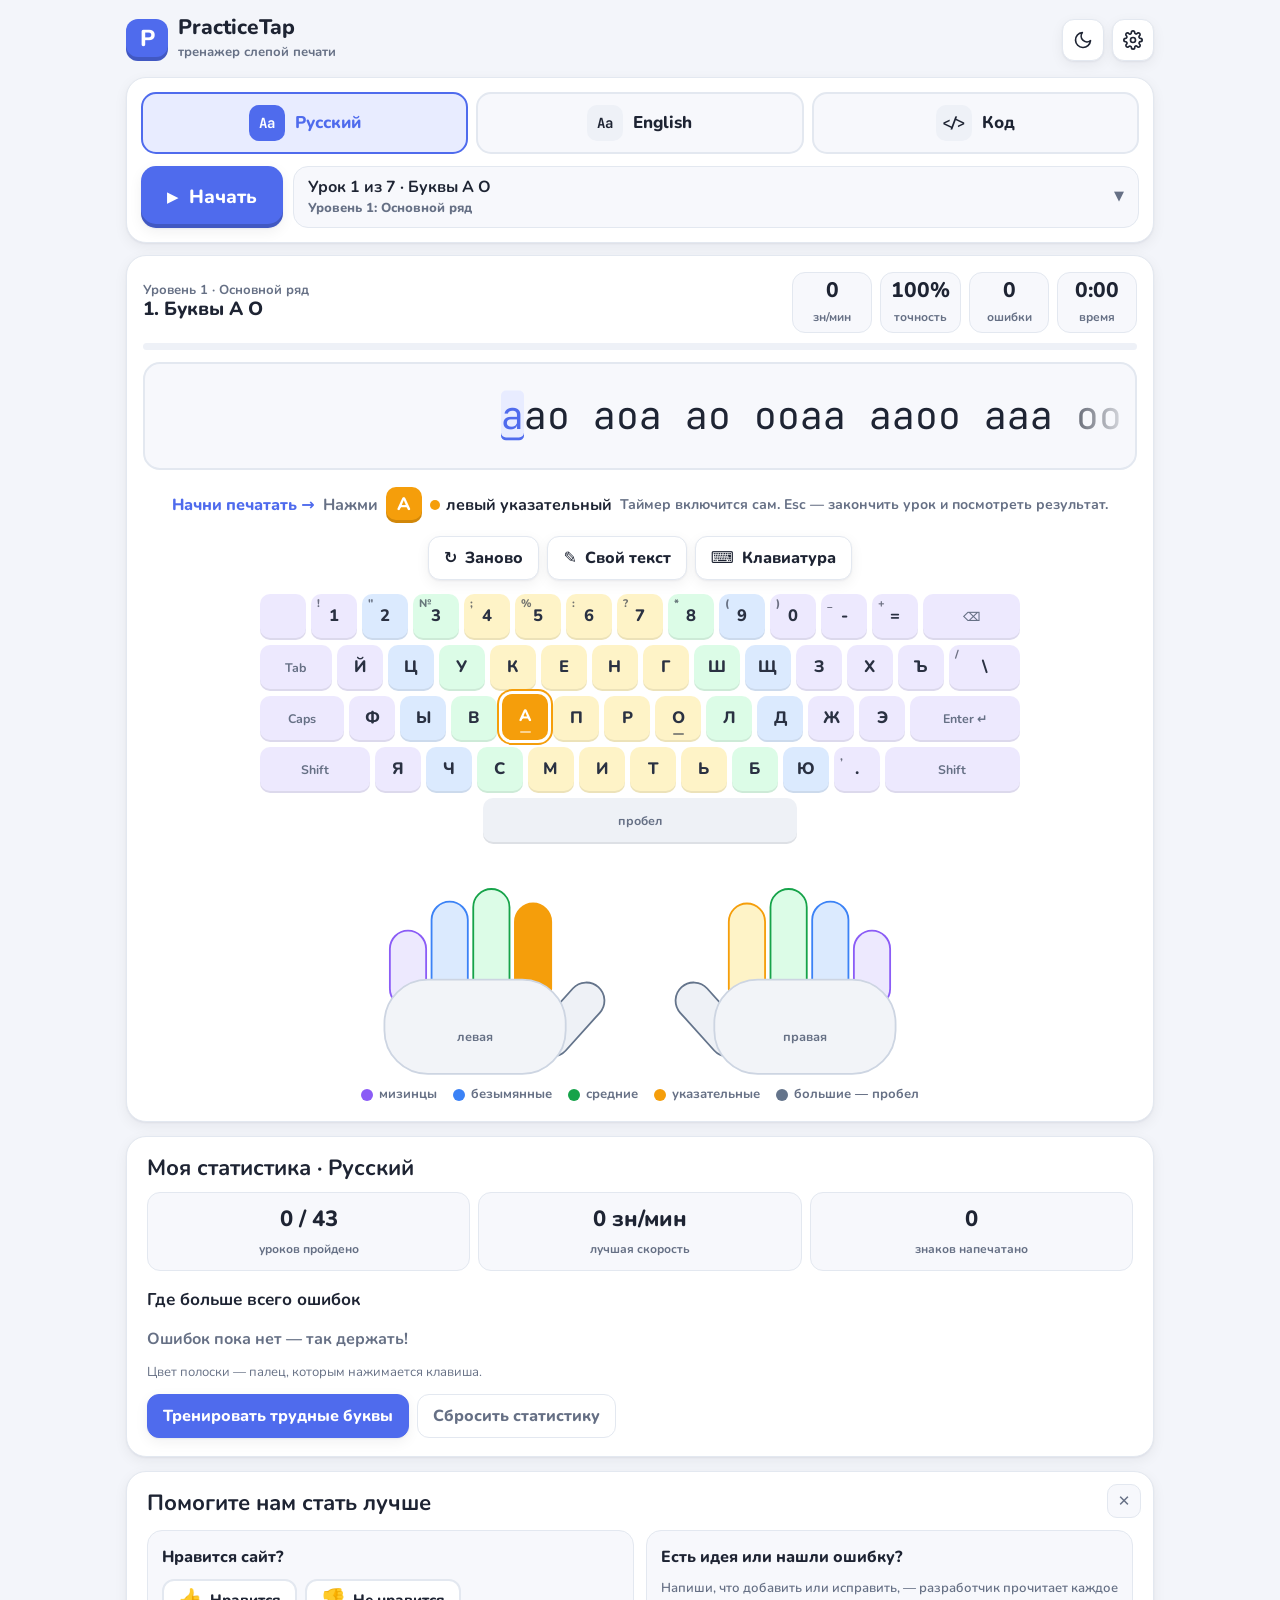
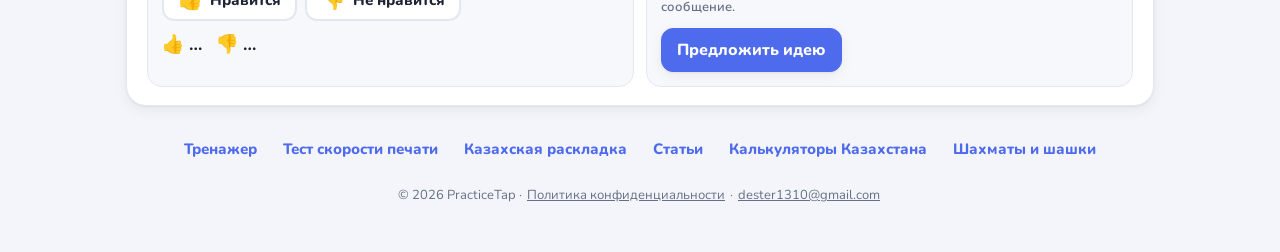
<file: index.html>
<!DOCTYPE html>
<html lang="ru" data-theme="light">
<head>
<meta charset="UTF-8">
<meta name="viewport" content="width=device-width, initial-scale=1.0">
<title>PracticeTap — тренажер слепой печати онлайн: русский, английский и код</title>
<meta name="description" content="Бесплатный клавиатурный тренажер слепой печати для детей и взрослых: русский и английский языки, тренировка набора кода, подсказка пальцев, статистика ошибок, светлая и темная тема.">
<link rel="canonical" href="https://practicetap.com/">
<script type="application/ld+json">
{"@context":"https://schema.org","@type":"WebApplication","name":"PracticeTap","alternateName":"Тренажер слепой печати PracticeTap","url":"https://practicetap.com/","description":"Бесплатный онлайн-тренажер слепой печати для детей и взрослых: русский и английский языки, уроки набора кода, подсказка пальцев и статистика ошибок.","applicationCategory":"EducationalApplication","operatingSystem":"Any","browserRequirements":"Requires JavaScript","inLanguage":["ru","en"],"isAccessibleForFree":true,"offers":{"@type":"Offer","price":"0","priceCurrency":"KZT"}}
</script>
<meta property="og:type" content="website">
<meta property="og:url" content="https://practicetap.com/">
<meta property="og:title" content="PracticeTap — тренажер слепой печати">
<meta property="og:description" content="Учись печатать вслепую на русском и английском и набирать код быстрее. Бесплатно, прямо в браузере.">
<meta property="og:site_name" content="PracticeTap">
<meta property="og:image" content="https://practicetap.com/og-image.jpg">
<meta property="og:image:width" content="1200">
<meta property="og:image:height" content="630">
<meta property="og:image:alt" content="PracticeTap — тренажер слепой печати">
<meta name="twitter:card" content="summary_large_image">
<meta name="theme-color" content="#4f6bed">
<link rel="icon" href="/favicon.ico" sizes="any">
<link rel="apple-touch-icon" href="/apple-touch-icon.png">
<link rel="icon" type="image/svg+xml" href="data:image/svg+xml,%3Csvg xmlns='http://www.w3.org/2000/svg' viewBox='0 0 64 64'%3E%3Crect width='64' height='64' rx='16' fill='%234f6bed'/%3E%3Ctext x='32' y='45' font-family='Arial' font-size='38' font-weight='700' text-anchor='middle' fill='white'%3EP%3C/text%3E%3C/svg%3E">

<!-- ====== СЮДА ПОТОМ ВСТАВИТЕ КОД РЕКЛАМЫ (см. инструкцию, Часть 6) ====== -->

<!-- Yandex.Metrika counter -->
<script type="text/javascript">
    (function(m,e,t,r,i,k,a){
        m[i]=m[i]||function(){(m[i].a=m[i].a||[]).push(arguments)};
        m[i].l=1*new Date();
        for (var j = 0; j < document.scripts.length; j++) {if (document.scripts[j].src === r) { return; }}
        k=e.createElement(t),a=e.getElementsByTagName(t)[0],k.async=1,k.src=r,a.parentNode.insertBefore(k,a)
    })(window, document,'script','https://mc.yandex.ru/metrika/tag.js?id=114137987', 'ym');

    ym(114137987, 'init', {ssr:true, webvisor:true, clickmap:true, ecommerce:"dataLayer", referrer: document.referrer, url: location.href, accurateTrackBounce:true, trackLinks:true});
</script>
<noscript><div><img src="https://mc.yandex.ru/watch/114137987" style="position:absolute; left:-9999px;" alt="" /></div></noscript>
<!-- /Yandex.Metrika counter -->

<script>
/* Тема (светлая / темная) включается сразу, чтобы страница не мигала */
(function () {
  var t = null;
  try { t = localStorage.getItem('pt_theme'); } catch (e) {}
  if (t !== 'light' && t !== 'dark') {
    t = (window.matchMedia && window.matchMedia('(prefers-color-scheme: dark)').matches) ? 'dark' : 'light';
  }
  document.documentElement.setAttribute('data-theme', t);
})();
</script>
<link rel="preconnect" href="https://fonts.googleapis.com">
<link rel="preconnect" href="https://fonts.gstatic.com" crossorigin>
<link rel="stylesheet" href="https://fonts.googleapis.com/css2?family=JetBrains+Mono:wght@400;600;700&family=Nunito:wght@500;700;800&display=swap">

<link rel="stylesheet" href="/app.css">
</head>
<body>
<div class="app">

  <!-- ===== Шапка: логотип и кнопки ===== -->
  <header class="top fade-on-focus">
    <a class="logo" href="/">
      <span class="logo-key">P</span>
      <span class="logo-text"><b>PracticeTap</b><small data-i="tagline">тренажер слепой печати</small></span>
    </a>
    <h1 class="sr-only">PracticeTap — тренажер слепой печати онлайн для детей и взрослых</h1>
    <div class="tools">
      <button class="icon-btn" id="btnTheme" type="button" data-tip="themeTip">
        <svg class="i-moon" viewBox="0 0 24 24"><path d="M21 12.8A9 9 0 1 1 11.2 3a7 7 0 0 0 9.8 9.8z"/></svg>
        <svg class="i-sun" viewBox="0 0 24 24"><circle cx="12" cy="12" r="4"/><path d="M12 2v2M12 20v2M4.9 4.9l1.4 1.4M17.7 17.7l1.4 1.4M2 12h2M20 12h2M4.9 19.1l1.4-1.4M17.7 6.3l1.4-1.4"/></svg>
      </button>
      <div class="settings">
        <button class="icon-btn" id="btnSettings" type="button" aria-expanded="false" aria-controls="settingsMenu" data-tip="settingsTip">
          <svg viewBox="0 0 24 24"><circle cx="12" cy="12" r="3"/><path d="M19.4 15a1.7 1.7 0 0 0 .3 1.8l.1.1a2 2 0 1 1-2.8 2.8l-.1-.1a1.7 1.7 0 0 0-1.8-.3 1.7 1.7 0 0 0-1 1.5V21a2 2 0 1 1-4 0v-.1a1.7 1.7 0 0 0-1.1-1.5 1.7 1.7 0 0 0-1.8.3l-.1.1a2 2 0 1 1-2.8-2.8l.1-.1a1.7 1.7 0 0 0 .3-1.8 1.7 1.7 0 0 0-1.5-1H3a2 2 0 1 1 0-4h.1a1.7 1.7 0 0 0 1.5-1.1 1.7 1.7 0 0 0-.3-1.8l-.1-.1a2 2 0 1 1 2.8-2.8l.1.1a1.7 1.7 0 0 0 1.8.3H9a1.7 1.7 0 0 0 1-1.5V3a2 2 0 1 1 4 0v.1a1.7 1.7 0 0 0 1 1.5 1.7 1.7 0 0 0 1.8-.3l.1-.1a2 2 0 1 1 2.8 2.8l-.1.1a1.7 1.7 0 0 0-.3 1.8V9a1.7 1.7 0 0 0 1.5 1H21a2 2 0 1 1 0 4h-.1a1.7 1.7 0 0 0-1.5 1z"/></svg>
        </button>
        <div class="menu" id="settingsMenu" hidden>
          <div class="menu-row"><span data-i="langTip">Язык сайта</span><span class="seg"><button type="button" data-ui="ru">RU</button><button type="button" data-ui="en">EN</button></span></div>
          <button class="menu-row" id="btnFocus" type="button" aria-pressed="true"><span><span data-i="focus">Фокус</span><small data-i="focusTip">Во время печати прячет все лишнее</small></span><span class="knob"></span></button>
          <button class="menu-row" id="btnSound" type="button" aria-pressed="false"><span><span data-i="sound">Звук</span><small data-i="soundTip">Сигнал при ошибке</small></span><span class="knob"></span></button>
        </div>
      </div>
    </div>
  </header>

  <div class="ad-slot" id="ad-top"><!-- Рекламный блок №1 (верх): сюда вставите код блока --></div>

  <!-- ===== Выбор языка, уровня и урока ===== -->
  <section class="card picker fade-on-focus">
    <div class="modes">
      <button class="mode" type="button" data-mode="ru"><span class="mode-ico">Аа</span><span data-i="modeRu">Русский</span></button>
      <button class="mode" type="button" data-mode="en"><span class="mode-ico">Aa</span><span data-i="modeEn">English</span></button>
      <button class="mode" type="button" data-mode="code"><span class="mode-ico">&lt;/&gt;</span><span data-i="modeCode">Код</span></button>
    </div>
    <div class="go-row">
      <button class="go-btn" id="btnGo" type="button"><span class="play" aria-hidden="true">▶</span><span id="goText">Продолжить</span></button>
      <button class="pick-toggle" id="btnPick" type="button" aria-expanded="false" aria-controls="pickPanel">
        <span class="pt-text"><b id="pickMain"></b><small id="pickSub"></small></span>
        <span class="arrow" aria-hidden="true">▼</span>
      </button>
    </div>
    <div class="pick-panel" id="pickPanel" hidden>
      <div class="levels" id="levels"></div>
      <div class="lessons" id="lessons"></div>
    </div>
  </section>

  <!-- ===== Тренажер ===== -->
  <section class="card trainer" id="trainer">
    <div class="lesson-head">
      <div class="lesson-title" id="lessonTitle"></div>
      <div class="stats">
        <div class="stat"><b id="sSpeed">0</b><span id="lSpeed">зн/мин</span></div>
        <div class="stat"><b id="sAcc">100%</b><span data-i="acc">точность</span></div>
        <div class="stat"><b id="sErr">0</b><span data-i="errors">ошибки</span></div>
        <div class="stat"><b id="sTime">0:00</b><span data-i="time">время</span></div>
      </div>
    </div>
    <div class="progress"><i id="progressBar"></i></div>
    <div class="board" id="board">
      <div class="line" id="line"><div class="track" id="track"></div></div>
      <div class="block" id="block" hidden></div>
      <textarea class="hidden-input" id="hiddenInput" aria-label="Поле для печати" autocomplete="off" autocorrect="off" autocapitalize="off" spellcheck="false"></textarea>
    </div>
    <div class="hint" id="hint" aria-live="polite"></div>
    <div class="controls">
      <button class="btn" id="btnRestart" type="button"><span aria-hidden="true">↻</span><span data-i="restart">Заново</span></button>
      <button class="btn" id="btnCustom" type="button"><span aria-hidden="true">✎</span><span data-i="custom">Свой текст</span></button>
      <button class="btn" id="btnKb" type="button" aria-pressed="true" data-tip="kbTip"><span aria-hidden="true">⌨</span><span data-i="keyboard">Клавиатура</span></button>
    </div>
    <div class="kb-wrap" id="kbWrap">
      <div class="kb" id="kb"></div>
      <div class="hands-wrap" id="handsWrap">
        <svg class="hands" id="hands" viewBox="0 0 640 244" role="img" aria-label="Какой палец нажимает какую клавишу"></svg>
        <div class="legend">
          <span class="f-lp"><i></i><b data-i="lg1">мизинцы</b></span>
          <span class="f-lr"><i></i><b data-i="lg2">безымянные</b></span>
          <span class="f-lm"><i></i><b data-i="lg3">средние</b></span>
          <span class="f-li"><i></i><b data-i="lg4">указательные</b></span>
          <span class="f-th"><i></i><b data-i="lg5">большие — пробел</b></span>
        </div>
      </div>
    </div>
  </section>

  <!-- ===== Статистика ===== -->
  <section class="card stats-card fade-on-focus">
    <h2><span data-i="statsTitle">Моя статистика</span> · <span id="statsMode"></span></h2>
    <div class="summary">
      <div><b id="stDone">0</b><span data-i="lessonsDone">уроков пройдено</span></div>
      <div><b id="stBest">0</b><span data-i="best">лучшая скорость</span></div>
      <div><b id="stTyped">0</b><span data-i="typed">знаков напечатано</span></div>
    </div>
    <h3 data-i="errTitle">Где больше всего ошибок</h3>
    <div class="chart" id="chartAll"></div>
    <p class="chart-note" data-i="errNote">Цвет полоски — палец, которым нажимается клавиша.</p>
    <p class="note" id="statsMsg" hidden></p>
    <div class="row">
      <button class="btn primary" id="btnTrouble" type="button" data-i="trouble">Тренировать трудные буквы</button>
      <button class="btn ghost" id="btnReset" type="button" data-i="reset">Сбросить статистику</button>
    </div>
  </section>

  <!-- ===== Предложения разработчику ===== -->
  <section class="card feedback fade-on-focus" id="fbCard">
    <button class="fb-close" id="btnFbHide" type="button" data-tip="fbHide">✕</button>
    <h2 data-i="fbTitle">Помогите нам стать лучше</h2>
    <div class="fb-grid">
      <div class="fb-box">
        <p data-i="likeQ">Нравится сайт?</p>
        <div class="votes" id="votes">
          <button class="vote" id="btnLike" type="button" data-v="like"><span class="em" aria-hidden="true">👍</span><span data-i="likeYes">Нравится</span></button>
          <button class="vote" id="btnDislike" type="button" data-v="dislike"><span class="em" aria-hidden="true">👎</span><span data-i="likeNo">Не нравится</span></button>
        </div>
        <div class="vote-count" aria-live="polite"><span>👍 <b id="cntLike">…</b></span><span>👎 <b id="cntDislike">…</b></span></div>
        <p class="muted" id="voteMsg" hidden></p>
      </div>
      <div class="fb-box">
        <p data-i="ideaQ">Есть идея или нашли ошибку?</p>
        <p class="muted" data-i="fbText">Напиши, что добавить или исправить, — разработчик прочитает каждое сообщение.</p>
        <button class="btn primary" id="btnFeedback" type="button" data-i="fbBtn">Предложить идею</button>
      </div>
    </div>
  </section>

  <div class="ad-slot" id="ad-bottom"><!-- Рекламный блок №2 (низ): сюда вставите код блока --></div>

  <footer class="fade-on-focus"><nav class="foot-nav"><a href="/" data-i="navMain">Тренажер</a><a href="/test-skorosti/" data-i="navTest">Тест скорости печати</a><a href="/kazakh/" data-i="navKz">Казахская раскладка</a><a href="/stati/" data-i="navArticles">Статьи</a><a href="https://calc.practicetap.com/">Калькуляторы Казахстана</a><a href="https://chess.practicetap.com/ru/">Шахматы и шашки</a></nav>© <span id="year">2026</span> PracticeTap · <a href="/privacy.html" data-i="footerPrivacy">Политика конфиденциальности</a> · <a href="mailto:dester1310@gmail.com">dester1310@gmail.com</a><span id="rateWrap" hidden> · <button class="link-btn" id="btnShowFb" type="button" data-i="rateSite">Оценить сайт</button></span></footer>
</div>

<!-- ===== Окно с результатом ===== -->
<div class="modal" id="resModal" hidden>
  <div class="modal-card" role="dialog" aria-modal="true" aria-labelledby="resTitle">
    <div class="stars" id="resStars"></div>
    <h2 id="resTitle"></h2>
    <div class="res-grid">
      <div><b id="rSpeed">0</b><span id="rSpeedL"></span><small id="rSpeedSub"></small></div>
      <div><b id="rAcc">0</b><span data-i="acc">точность</span></div>
      <div><b id="rErr">0</b><span data-i="errors">ошибки</span></div>
      <div><b id="rTime">0</b><span data-i="time">время</span></div>
    </div>
    <p class="stars-note" data-i="starsNote"></p>
    <h3 data-i="resErr">Ошибки в этом уроке</h3>
    <div class="chart" id="resChart"></div>
    <div class="modal-actions">
      <button class="btn" id="btnAgain" type="button"><span data-i="again">Еще раз</span><kbd>Esc</kbd></button>
      <button class="btn primary" id="btnNext" type="button" data-autofocus><span data-i="next">Дальше</span><kbd>Enter</kbd></button>
    </div>
  </div>
</div>

<!-- ===== Окно «Свой текст» ===== -->
<div class="modal" id="customModal" hidden>
  <div class="modal-card" role="dialog" aria-modal="true" aria-labelledby="customTitle">
    <h2 id="customTitle" data-i="customTitle">Свой текст</h2>
    <p class="muted" data-i="customHelp"></p>
    <textarea id="customText" maxlength="3000" data-ph="customPh" data-autofocus></textarea>
    <div class="modal-actions">
      <button class="btn" id="btnCustomCancel" type="button" data-i="cancel">Отмена</button>
      <button class="btn primary" id="btnCustomGo" type="button" data-i="customGo">Печатать</button>
    </div>
  </div>
</div>

<!-- ===== Окно «Предложить идею» ===== -->
<div class="modal" id="feedbackModal" hidden>
  <div class="modal-card" role="dialog" aria-modal="true" aria-labelledby="fbModalTitle">
    <h2 id="fbModalTitle" data-i="fbBtn">Предложить идею</h2>
    <p class="muted" data-i="fbHelp"></p>
    <textarea id="fbText" maxlength="3000" data-ph="fbPh" data-autofocus></textarea>
    <div class="modal-actions">
      <button class="btn" id="btnFbCancel" type="button" data-i="cancel">Отмена</button>
      <button class="btn primary" id="btnFbSend" type="button" data-i="fbSend">Отправить</button>
    </div>
  </div>
</div>

<script src="/app.js"></script>
</body>
</html>
</file>
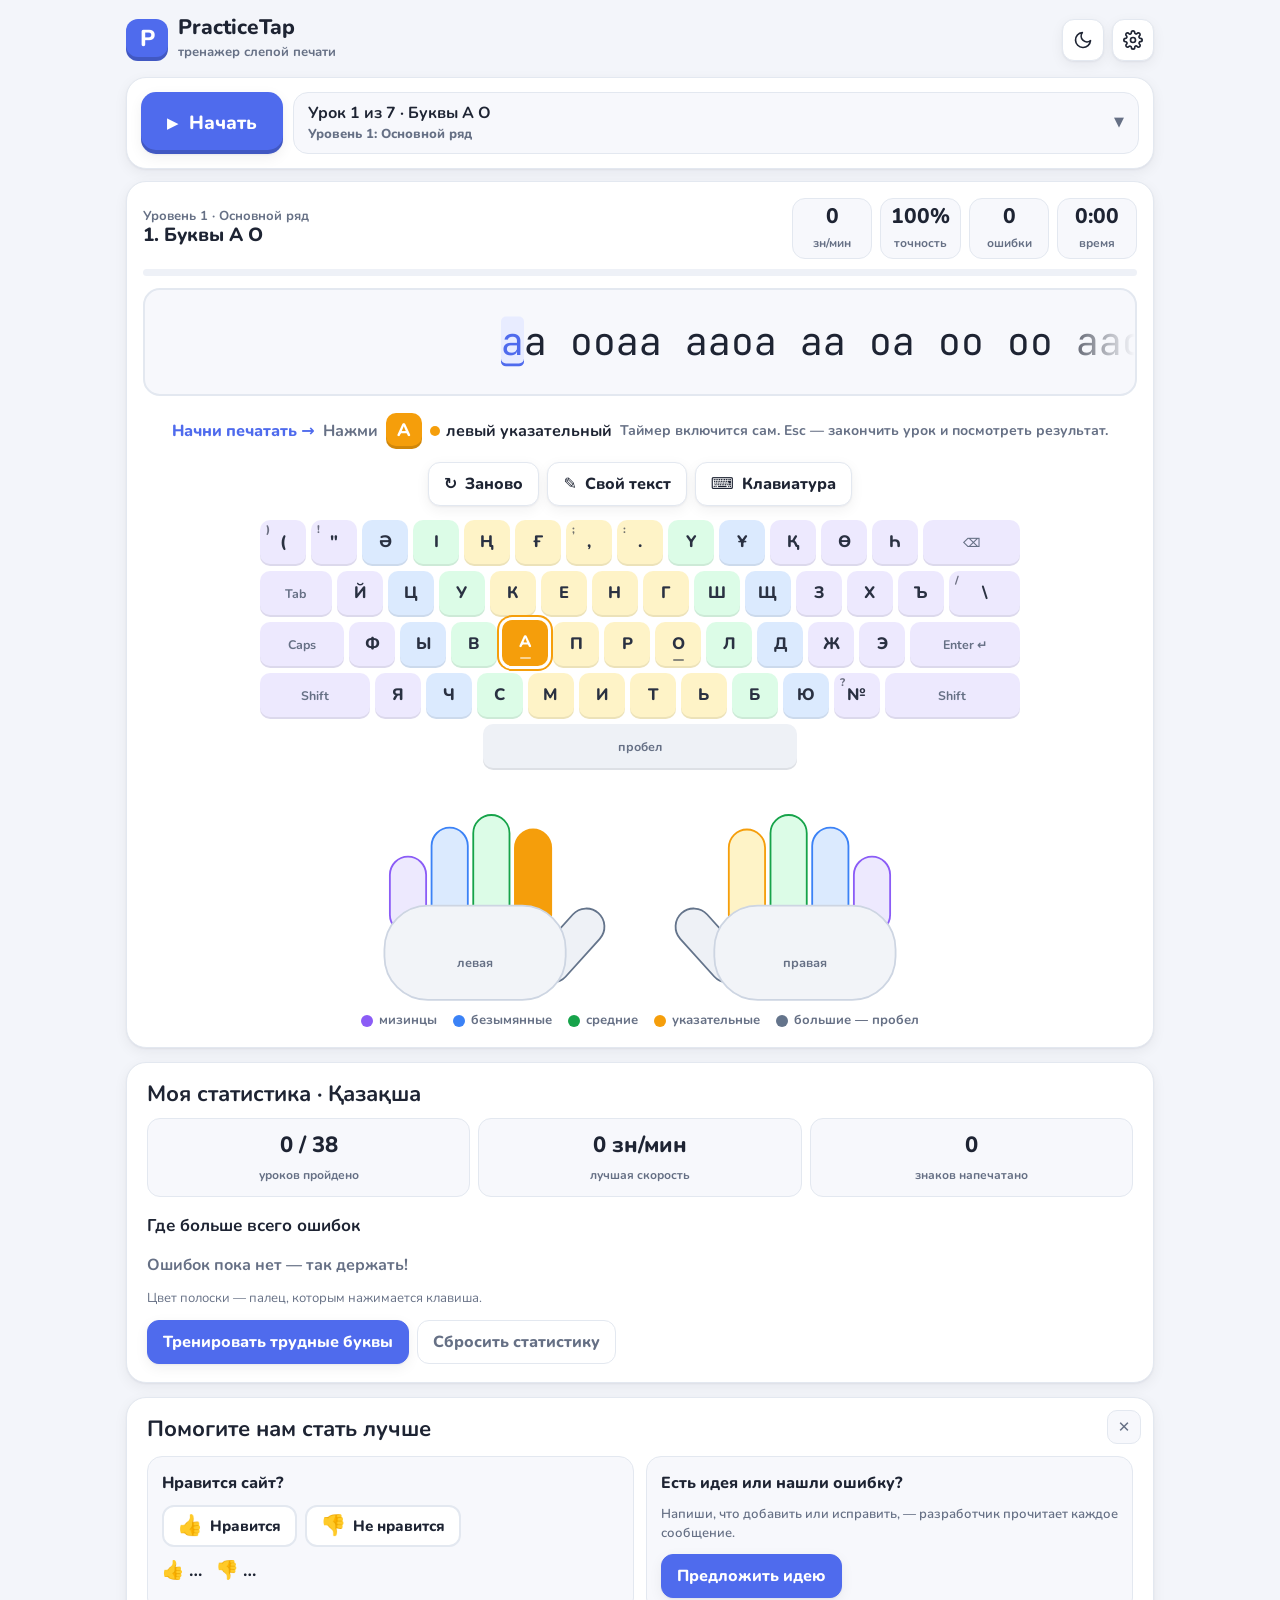
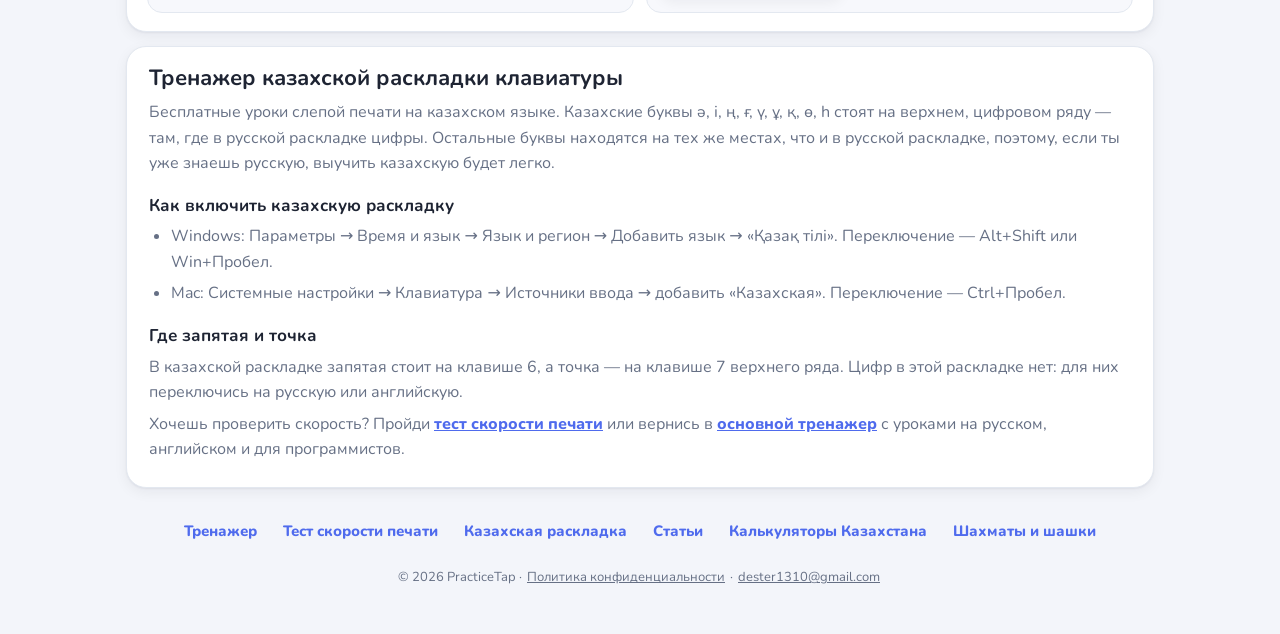
<file: kazakh/index.html>
<!DOCTYPE html>
<html lang="ru" data-theme="light">
<head>
<meta charset="UTF-8">
<meta name="viewport" content="width=device-width, initial-scale=1.0">
<title>Тренажер казахской раскладки клавиатуры онлайн — PracticeTap</title>
<meta name="description" content="Бесплатный тренажер слепой печати на казахском языке: уроки на буквы ә, і, ң, ғ, ү, ұ, қ, ө, һ, казахские слова, пословицы и тексты.">
<link rel="canonical" href="https://practicetap.com/kazakh/">
<meta property="og:type" content="website">
<meta property="og:url" content="https://practicetap.com/kazakh/">
<meta property="og:title" content="Тренажер казахской раскладки">
<meta property="og:description" content="Бесплатный тренажер слепой печати на казахском языке: уроки на буквы ә, і, ң, ғ, ү, ұ, қ, ө, һ, казахские слова, пословицы и тексты.">
<meta property="og:site_name" content="PracticeTap">
<meta property="og:image" content="https://practicetap.com/og-image.jpg">
<meta property="og:image:width" content="1200">
<meta property="og:image:height" content="630">
<meta property="og:image:alt" content="PracticeTap — тренажер слепой печати">
<meta name="twitter:card" content="summary_large_image">
<meta name="theme-color" content="#4f6bed">
<link rel="icon" href="/favicon.ico" sizes="any">
<link rel="apple-touch-icon" href="/apple-touch-icon.png">
<link rel="icon" type="image/svg+xml" href="data:image/svg+xml,%3Csvg xmlns='http://www.w3.org/2000/svg' viewBox='0 0 64 64'%3E%3Crect width='64' height='64' rx='16' fill='%234f6bed'/%3E%3Ctext x='32' y='45' font-family='Arial' font-size='38' font-weight='700' text-anchor='middle' fill='white'%3EP%3C/text%3E%3C/svg%3E">

<!-- ====== СЮДА ПОТОМ ВСТАВИТЕ КОД РЕКЛАМЫ (см. инструкцию, Часть 6) ====== -->

<!-- Yandex.Metrika counter -->
<script type="text/javascript">
    (function(m,e,t,r,i,k,a){
        m[i]=m[i]||function(){(m[i].a=m[i].a||[]).push(arguments)};
        m[i].l=1*new Date();
        for (var j = 0; j < document.scripts.length; j++) {if (document.scripts[j].src === r) { return; }}
        k=e.createElement(t),a=e.getElementsByTagName(t)[0],k.async=1,k.src=r,a.parentNode.insertBefore(k,a)
    })(window, document,'script','https://mc.yandex.ru/metrika/tag.js?id=114137987', 'ym');

    ym(114137987, 'init', {ssr:true, webvisor:true, clickmap:true, ecommerce:"dataLayer", referrer: document.referrer, url: location.href, accurateTrackBounce:true, trackLinks:true});
</script>
<noscript><div><img src="https://mc.yandex.ru/watch/114137987" style="position:absolute; left:-9999px;" alt="" /></div></noscript>
<!-- /Yandex.Metrika counter -->

<script>
/* Тема (светлая / темная) включается сразу, чтобы страница не мигала */
(function () {
  var t = null;
  try { t = localStorage.getItem('pt_theme'); } catch (e) {}
  if (t !== 'light' && t !== 'dark') {
    t = (window.matchMedia && window.matchMedia('(prefers-color-scheme: dark)').matches) ? 'dark' : 'light';
  }
  document.documentElement.setAttribute('data-theme', t);
})();
</script>
<link rel="preconnect" href="https://fonts.googleapis.com">
<link rel="preconnect" href="https://fonts.gstatic.com" crossorigin>
<link rel="stylesheet" href="https://fonts.googleapis.com/css2?family=JetBrains+Mono:wght@400;600;700&family=Nunito:wght@500;700;800&display=swap">

<link rel="stylesheet" href="/app.css">
</head>
<body class="page-kz">
<div class="app">

  <!-- ===== Шапка: логотип и кнопки ===== -->
  <header class="top fade-on-focus">
    <a class="logo" href="/">
      <span class="logo-key">P</span>
      <span class="logo-text"><b>PracticeTap</b><small data-i="tagline">тренажер слепой печати</small></span>
    </a>
    <h1 class="sr-only">Тренажер казахской раскладки клавиатуры онлайн</h1>
    <div class="tools">
      <button class="icon-btn" id="btnTheme" type="button" data-tip="themeTip">
        <svg class="i-moon" viewBox="0 0 24 24"><path d="M21 12.8A9 9 0 1 1 11.2 3a7 7 0 0 0 9.8 9.8z"/></svg>
        <svg class="i-sun" viewBox="0 0 24 24"><circle cx="12" cy="12" r="4"/><path d="M12 2v2M12 20v2M4.9 4.9l1.4 1.4M17.7 17.7l1.4 1.4M2 12h2M20 12h2M4.9 19.1l1.4-1.4M17.7 6.3l1.4-1.4"/></svg>
      </button>
      <div class="settings">
        <button class="icon-btn" id="btnSettings" type="button" aria-expanded="false" aria-controls="settingsMenu" data-tip="settingsTip">
          <svg viewBox="0 0 24 24"><circle cx="12" cy="12" r="3"/><path d="M19.4 15a1.7 1.7 0 0 0 .3 1.8l.1.1a2 2 0 1 1-2.8 2.8l-.1-.1a1.7 1.7 0 0 0-1.8-.3 1.7 1.7 0 0 0-1 1.5V21a2 2 0 1 1-4 0v-.1a1.7 1.7 0 0 0-1.1-1.5 1.7 1.7 0 0 0-1.8.3l-.1.1a2 2 0 1 1-2.8-2.8l.1-.1a1.7 1.7 0 0 0 .3-1.8 1.7 1.7 0 0 0-1.5-1H3a2 2 0 1 1 0-4h.1a1.7 1.7 0 0 0 1.5-1.1 1.7 1.7 0 0 0-.3-1.8l-.1-.1a2 2 0 1 1 2.8-2.8l.1.1a1.7 1.7 0 0 0 1.8.3H9a1.7 1.7 0 0 0 1-1.5V3a2 2 0 1 1 4 0v.1a1.7 1.7 0 0 0 1 1.5 1.7 1.7 0 0 0 1.8-.3l.1-.1a2 2 0 1 1 2.8 2.8l-.1.1a1.7 1.7 0 0 0-.3 1.8V9a1.7 1.7 0 0 0 1.5 1H21a2 2 0 1 1 0 4h-.1a1.7 1.7 0 0 0-1.5 1z"/></svg>
        </button>
        <div class="menu" id="settingsMenu" hidden>
          <div class="menu-row"><span data-i="langTip">Язык сайта</span><span class="seg"><button type="button" data-ui="ru">RU</button><button type="button" data-ui="en">EN</button></span></div>
          <button class="menu-row" id="btnFocus" type="button" aria-pressed="true"><span><span data-i="focus">Фокус</span><small data-i="focusTip">Во время печати прячет все лишнее</small></span><span class="knob"></span></button>
          <button class="menu-row" id="btnSound" type="button" aria-pressed="false"><span><span data-i="sound">Звук</span><small data-i="soundTip">Сигнал при ошибке</small></span><span class="knob"></span></button>
        </div>
      </div>
    </div>
  </header>

  <div class="ad-slot" id="ad-top"><!-- Рекламный блок №1 (верх): сюда вставите код блока --></div>

  <!-- ===== Выбор языка, уровня и урока ===== -->
  <section class="card picker fade-on-focus">
    <div class="modes">
      <button class="mode" type="button" data-mode="ru"><span class="mode-ico">Аа</span><span data-i="modeRu">Русский</span></button>
      <button class="mode" type="button" data-mode="en"><span class="mode-ico">Aa</span><span data-i="modeEn">English</span></button>
      <button class="mode" type="button" data-mode="code"><span class="mode-ico">&lt;/&gt;</span><span data-i="modeCode">Код</span></button>
    </div>
    <div class="go-row">
      <button class="go-btn" id="btnGo" type="button"><span class="play" aria-hidden="true">▶</span><span id="goText">Продолжить</span></button>
      <button class="pick-toggle" id="btnPick" type="button" aria-expanded="false" aria-controls="pickPanel">
        <span class="pt-text"><b id="pickMain"></b><small id="pickSub"></small></span>
        <span class="arrow" aria-hidden="true">▼</span>
      </button>
    </div>
    <div class="pick-panel" id="pickPanel" hidden>
      <div class="levels" id="levels"></div>
      <div class="lessons" id="lessons"></div>
    </div>
  </section>

  <!-- ===== Тренажер ===== -->
  <section class="card trainer" id="trainer">
    <div class="lesson-head">
      <div class="lesson-title" id="lessonTitle"></div>
      <div class="stats">
        <div class="stat"><b id="sSpeed">0</b><span id="lSpeed">зн/мин</span></div>
        <div class="stat"><b id="sAcc">100%</b><span data-i="acc">точность</span></div>
        <div class="stat"><b id="sErr">0</b><span data-i="errors">ошибки</span></div>
        <div class="stat"><b id="sTime">0:00</b><span data-i="time">время</span></div>
      </div>
    </div>
    <div class="progress"><i id="progressBar"></i></div>
    <div class="board" id="board">
      <div class="line" id="line"><div class="track" id="track"></div></div>
      <div class="block" id="block" hidden></div>
      <textarea class="hidden-input" id="hiddenInput" aria-label="Поле для печати" autocomplete="off" autocorrect="off" autocapitalize="off" spellcheck="false"></textarea>
    </div>
    <div class="hint" id="hint" aria-live="polite"></div>
    <div class="controls">
      <button class="btn" id="btnRestart" type="button"><span aria-hidden="true">↻</span><span data-i="restart">Заново</span></button>
      <button class="btn" id="btnCustom" type="button"><span aria-hidden="true">✎</span><span data-i="custom">Свой текст</span></button>
      <button class="btn" id="btnKb" type="button" aria-pressed="true" data-tip="kbTip"><span aria-hidden="true">⌨</span><span data-i="keyboard">Клавиатура</span></button>
    </div>
    <div class="kb-wrap" id="kbWrap">
      <div class="kb" id="kb"></div>
      <div class="hands-wrap" id="handsWrap">
        <svg class="hands" id="hands" viewBox="0 0 640 244" role="img" aria-label="Какой палец нажимает какую клавишу"></svg>
        <div class="legend">
          <span class="f-lp"><i></i><b data-i="lg1">мизинцы</b></span>
          <span class="f-lr"><i></i><b data-i="lg2">безымянные</b></span>
          <span class="f-lm"><i></i><b data-i="lg3">средние</b></span>
          <span class="f-li"><i></i><b data-i="lg4">указательные</b></span>
          <span class="f-th"><i></i><b data-i="lg5">большие — пробел</b></span>
        </div>
      </div>
    </div>
  </section>

  <!-- ===== Статистика ===== -->
  <section class="card stats-card fade-on-focus">
    <h2><span data-i="statsTitle">Моя статистика</span> · <span id="statsMode"></span></h2>
    <div class="summary">
      <div><b id="stDone">0</b><span data-i="lessonsDone">уроков пройдено</span></div>
      <div><b id="stBest">0</b><span data-i="best">лучшая скорость</span></div>
      <div><b id="stTyped">0</b><span data-i="typed">знаков напечатано</span></div>
    </div>
    <h3 data-i="errTitle">Где больше всего ошибок</h3>
    <div class="chart" id="chartAll"></div>
    <p class="chart-note" data-i="errNote">Цвет полоски — палец, которым нажимается клавиша.</p>
    <p class="note" id="statsMsg" hidden></p>
    <div class="row">
      <button class="btn primary" id="btnTrouble" type="button" data-i="trouble">Тренировать трудные буквы</button>
      <button class="btn ghost" id="btnReset" type="button" data-i="reset">Сбросить статистику</button>
    </div>
  </section>

  <!-- ===== Предложения разработчику ===== -->
  <section class="card feedback fade-on-focus" id="fbCard">
    <button class="fb-close" id="btnFbHide" type="button" data-tip="fbHide">✕</button>
    <h2 data-i="fbTitle">Помогите нам стать лучше</h2>
    <div class="fb-grid">
      <div class="fb-box">
        <p data-i="likeQ">Нравится сайт?</p>
        <div class="votes" id="votes">
          <button class="vote" id="btnLike" type="button" data-v="like"><span class="em" aria-hidden="true">👍</span><span data-i="likeYes">Нравится</span></button>
          <button class="vote" id="btnDislike" type="button" data-v="dislike"><span class="em" aria-hidden="true">👎</span><span data-i="likeNo">Не нравится</span></button>
        </div>
        <div class="vote-count" aria-live="polite"><span>👍 <b id="cntLike">…</b></span><span>👎 <b id="cntDislike">…</b></span></div>
        <p class="muted" id="voteMsg" hidden></p>
      </div>
      <div class="fb-box">
        <p data-i="ideaQ">Есть идея или нашли ошибку?</p>
        <p class="muted" data-i="fbText">Напиши, что добавить или исправить, — разработчик прочитает каждое сообщение.</p>
        <button class="btn primary" id="btnFeedback" type="button" data-i="fbBtn">Предложить идею</button>
      </div>
    </div>
  </section>

  <!-- ===== Текст о казахской раскладке ===== -->
  <section class="card seo fade-on-focus">
    <h2>Тренажер казахской раскладки клавиатуры</h2>
    <p>Бесплатные уроки слепой печати на казахском языке. Казахские буквы ә, і, ң, ғ, ү, ұ, қ, ө, һ стоят на верхнем, цифровом ряду — там, где в русской раскладке цифры. Остальные буквы находятся на тех же местах, что и в русской раскладке, поэтому, если ты уже знаешь русскую, выучить казахскую будет легко.</p>
    <h3>Как включить казахскую раскладку</h3>
    <ul>
      <li>Windows: Параметры → Время и язык → Язык и регион → Добавить язык → «Қазақ тілі». Переключение — Alt+Shift или Win+Пробел.</li>
      <li>Mac: Системные настройки → Клавиатура → Источники ввода → добавить «Казахская». Переключение — Ctrl+Пробел.</li>
    </ul>
    <h3>Где запятая и точка</h3>
    <p>В казахской раскладке запятая стоит на клавише 6, а точка — на клавише 7 верхнего ряда. Цифр в этой раскладке нет: для них переключись на русскую или английскую.</p>
    <p>Хочешь проверить скорость? Пройди <a href="/test-skorosti/">тест скорости печати</a> или вернись в <a href="/">основной тренажер</a> с уроками на русском, английском и для программистов.</p>
  </section>
  <div class="ad-slot" id="ad-bottom"><!-- Рекламный блок №2 (низ): сюда вставите код блока --></div>

  <footer class="fade-on-focus"><nav class="foot-nav"><a href="/" data-i="navMain">Тренажер</a><a href="/test-skorosti/" data-i="navTest">Тест скорости печати</a><a href="/kazakh/" data-i="navKz">Казахская раскладка</a><a href="/stati/" data-i="navArticles">Статьи</a><a href="https://calc.practicetap.com/">Калькуляторы Казахстана</a><a href="https://chess.practicetap.com/ru/">Шахматы и шашки</a></nav>© <span id="year">2026</span> PracticeTap · <a href="/privacy.html" data-i="footerPrivacy">Политика конфиденциальности</a> · <a href="mailto:dester1310@gmail.com">dester1310@gmail.com</a><span id="rateWrap" hidden> · <button class="link-btn" id="btnShowFb" type="button" data-i="rateSite">Оценить сайт</button></span></footer>
</div>

<!-- ===== Окно с результатом ===== -->
<div class="modal" id="resModal" hidden>
  <div class="modal-card" role="dialog" aria-modal="true" aria-labelledby="resTitle">
    <div class="stars" id="resStars"></div>
    <h2 id="resTitle"></h2>
    <div class="res-grid">
      <div><b id="rSpeed">0</b><span id="rSpeedL"></span><small id="rSpeedSub"></small></div>
      <div><b id="rAcc">0</b><span data-i="acc">точность</span></div>
      <div><b id="rErr">0</b><span data-i="errors">ошибки</span></div>
      <div><b id="rTime">0</b><span data-i="time">время</span></div>
    </div>
    <p class="stars-note" data-i="starsNote"></p>
    <h3 data-i="resErr">Ошибки в этом уроке</h3>
    <div class="chart" id="resChart"></div>
    <div class="modal-actions">
      <button class="btn" id="btnAgain" type="button"><span data-i="again">Еще раз</span><kbd>Esc</kbd></button>
      <button class="btn primary" id="btnNext" type="button" data-autofocus><span data-i="next">Дальше</span><kbd>Enter</kbd></button>
    </div>
  </div>
</div>

<!-- ===== Окно «Свой текст» ===== -->
<div class="modal" id="customModal" hidden>
  <div class="modal-card" role="dialog" aria-modal="true" aria-labelledby="customTitle">
    <h2 id="customTitle" data-i="customTitle">Свой текст</h2>
    <p class="muted" data-i="customHelp"></p>
    <textarea id="customText" maxlength="3000" data-ph="customPh" data-autofocus></textarea>
    <div class="modal-actions">
      <button class="btn" id="btnCustomCancel" type="button" data-i="cancel">Отмена</button>
      <button class="btn primary" id="btnCustomGo" type="button" data-i="customGo">Печатать</button>
    </div>
  </div>
</div>

<!-- ===== Окно «Предложить идею» ===== -->
<div class="modal" id="feedbackModal" hidden>
  <div class="modal-card" role="dialog" aria-modal="true" aria-labelledby="fbModalTitle">
    <h2 id="fbModalTitle" data-i="fbBtn">Предложить идею</h2>
    <p class="muted" data-i="fbHelp"></p>
    <textarea id="fbText" maxlength="3000" data-ph="fbPh" data-autofocus></textarea>
    <div class="modal-actions">
      <button class="btn" id="btnFbCancel" type="button" data-i="cancel">Отмена</button>
      <button class="btn primary" id="btnFbSend" type="button" data-i="fbSend">Отправить</button>
    </div>
  </div>
</div>

<script>window.PT_PAGE = { kind: 'kz', title: { ru: 'Тренажер казахской раскладки клавиатуры онлайн — PracticeTap', en: 'Kazakh keyboard layout typing trainer — PracticeTap' } };</script>
<script src="/app.js"></script>
</body>
</html>
</file>
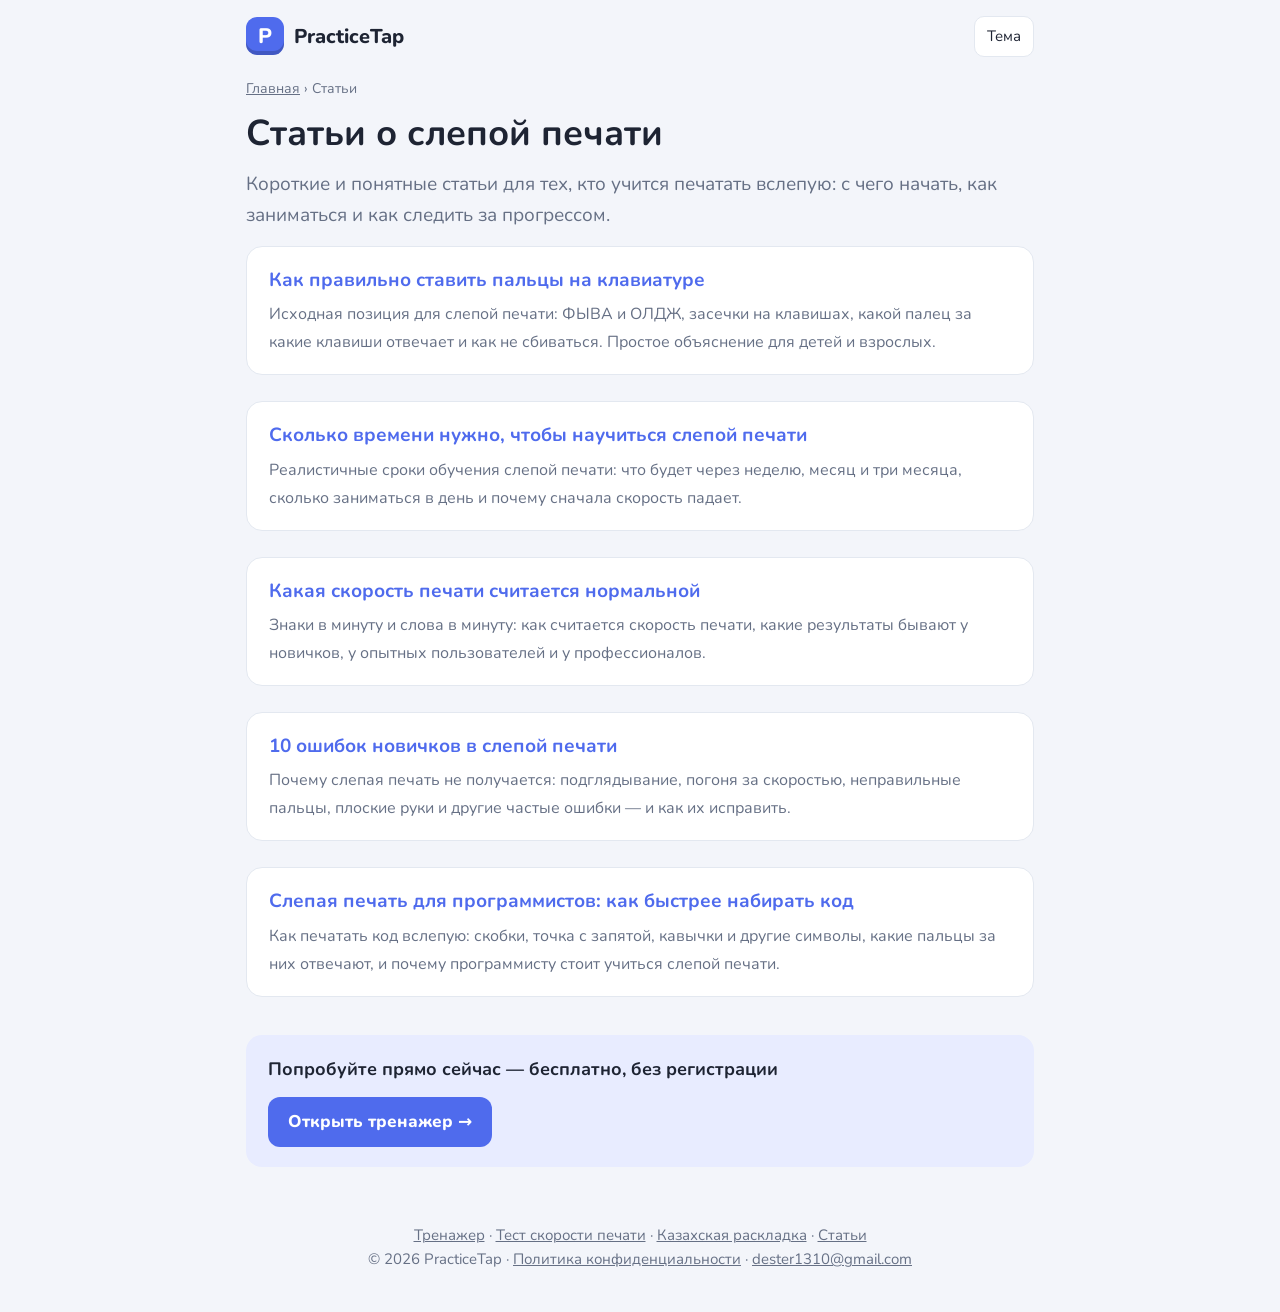
<file: stati/index.html>
<!DOCTYPE html>
<html lang="ru" data-theme="light">
<head>
<meta charset="UTF-8">
<meta name="viewport" content="width=device-width, initial-scale=1.0">
<title>Статьи о слепой печати — PracticeTap</title>
<meta name="description" content="Полезные статьи о слепой печати: как ставить пальцы, сколько учиться, какая скорость нормальная, частые ошибки новичков и печать кода.">
<link rel="canonical" href="https://practicetap.com/stati/">
<meta property="og:type" content="website">
<meta property="og:url" content="https://practicetap.com/stati/">
<meta property="og:title" content="Статьи о слепой печати — PracticeTap">
<meta property="og:description" content="Полезные статьи о слепой печати: как ставить пальцы, сколько учиться, какая скорость нормальная, частые ошибки новичков и печать кода.">
<meta property="og:site_name" content="PracticeTap">
<meta property="og:image" content="https://practicetap.com/og-image.jpg">
<meta name="twitter:card" content="summary_large_image">
<meta name="theme-color" content="#4f6bed">
<link rel="icon" href="/favicon.ico" sizes="any">
<link rel="apple-touch-icon" href="/apple-touch-icon.png">
<script>
(function () {
  var t = null;
  try { t = localStorage.getItem('pt_theme'); } catch (e) {}
  if (t !== 'light' && t !== 'dark') {
    t = (window.matchMedia && window.matchMedia('(prefers-color-scheme: dark)').matches) ? 'dark' : 'light';
  }
  document.documentElement.setAttribute('data-theme', t);
})();
</script>
<link rel="preconnect" href="https://fonts.googleapis.com">
<link rel="preconnect" href="https://fonts.gstatic.com" crossorigin>
<link rel="stylesheet" href="https://fonts.googleapis.com/css2?family=JetBrains+Mono:wght@400;600&family=Nunito:wght@500;700;800&display=swap">
<style>
html[data-theme="light"]{color-scheme:light;--bg:#f3f5fa;--surface:#fff;--text:#1e2433;--muted:#667085;--border:#e3e8f0;--accent:#4f6bed;--accent-soft:#e8ecff;--key:#eef1f7}
html[data-theme="dark"]{color-scheme:dark;--bg:#0e131d;--surface:#161c28;--text:#e7eaf1;--muted:#98a2b3;--border:#262f40;--accent:#8197ff;--accent-soft:#232c4c;--key:#232b3b}
*{box-sizing:border-box}
body{margin:0;background:var(--bg);color:var(--text);font-family:Nunito,system-ui,-apple-system,"Segoe UI",Roboto,Arial,sans-serif;font-size:17px;line-height:1.65}
a{color:var(--accent)}
.top{max-width:820px;margin:0 auto;padding:16px;display:flex;align-items:center;justify-content:space-between;gap:12px}
.logo{display:flex;align-items:center;gap:10px;text-decoration:none;color:var(--text);font-weight:800;font-size:20px}
.logo-key{width:38px;height:38px;border-radius:11px;background:var(--accent);color:#fff;display:grid;place-items:center;font-size:21px;box-shadow:inset 0 -4px 0 rgba(0,0,0,.18)}
.theme{border:1px solid var(--border);background:var(--surface);color:var(--text);border-radius:10px;padding:7px 12px;font:inherit;font-size:15px;cursor:pointer}
main{max-width:820px;margin:0 auto;padding:0 16px 40px}
article,.card{background:var(--surface);border:1px solid var(--border);border-radius:18px;padding:28px clamp(18px,4vw,40px)}
.crumbs{font-size:14px;color:var(--muted);margin:4px 0 12px}
.crumbs a{color:var(--muted)}
h1{font-size:clamp(26px,5vw,36px);line-height:1.2;margin:0 0 14px}
h2{font-size:22px;line-height:1.3;margin:30px 0 10px}
.lead{font-size:19px;color:var(--muted);margin:0 0 8px}
kbd{display:inline-block;min-width:1.6em;text-align:center;padding:1px 7px;border:1px solid var(--border);border-bottom-width:3px;border-radius:7px;background:var(--key);font-family:inherit;font-size:.9em;font-weight:700}
code{font-family:"JetBrains Mono",ui-monospace,Consolas,monospace;background:var(--key);padding:1px 6px;border-radius:6px;font-size:.92em}
table{width:100%;border-collapse:collapse;margin:14px 0;font-size:16px;display:block;overflow-x:auto}
th,td{border:1px solid var(--border);padding:9px 12px;text-align:left;vertical-align:top}
th{background:var(--accent-soft)}
li{margin:6px 0}
.big-list>li h2{font-size:20px;margin:22px 0 4px}
.cta{margin:32px 0 6px;padding:20px 22px;border-radius:16px;background:var(--accent-soft);display:flex;flex-wrap:wrap;align-items:center;justify-content:space-between;gap:12px}
.cta b{font-size:18px}
.btn{display:inline-block;background:var(--accent);color:#fff;text-decoration:none;font-weight:800;padding:11px 20px;border-radius:12px}
.more{margin-top:28px}
.more ul{padding-left:20px}
.list{list-style:none;padding:0;margin:0;display:grid;gap:14px}
.list a{display:block;text-decoration:none;color:var(--text);background:var(--surface);border:1px solid var(--border);border-radius:16px;padding:18px 22px}
.list a:hover{border-color:var(--accent)}
.list b{display:block;font-size:19px;color:var(--accent);margin-bottom:4px}
.list span{color:var(--muted);font-size:16px}
footer{max-width:820px;margin:0 auto;padding:10px 16px 40px;color:var(--muted);font-size:15px;text-align:center}
footer a{color:var(--muted)}
</style>

<!-- Yandex.Metrika counter -->
<script type="text/javascript">
    (function(m,e,t,r,i,k,a){
        m[i]=m[i]||function(){(m[i].a=m[i].a||[]).push(arguments)};
        m[i].l=1*new Date();
        for (var j = 0; j < document.scripts.length; j++) {if (document.scripts[j].src === r) { return; }}
        k=e.createElement(t),a=e.getElementsByTagName(t)[0],k.async=1,k.src=r,a.parentNode.insertBefore(k,a)
    })(window, document,'script','https://mc.yandex.ru/metrika/tag.js?id=114137987', 'ym');

    ym(114137987, 'init', {ssr:true, webvisor:true, clickmap:true, ecommerce:"dataLayer", referrer: document.referrer, url: location.href, accurateTrackBounce:true, trackLinks:true});
</script>
<noscript><div><img src="https://mc.yandex.ru/watch/114137987" style="position:absolute; left:-9999px;" alt="" /></div></noscript>
<!-- /Yandex.Metrika counter -->
</head>
<body>
<header class="top"><a class="logo" href="/"><span class="logo-key">P</span>PracticeTap</a><button class="theme" id="themeBtn" type="button" aria-label="Сменить тему">Тема</button></header>
<main>
<p class="crumbs"><a href="/">Главная</a> › Статьи</p>
<h1>Статьи о слепой печати</h1>
<p class="lead">Короткие и понятные статьи для тех, кто учится печатать вслепую: с чего начать, как заниматься и как следить за прогрессом.</p>
<ul class="list">
<li><a href="/stati/kak-stavit-paltsy.html"><b>Как правильно ставить пальцы на клавиатуре</b><span>Исходная позиция для слепой печати: ФЫВА и ОЛДЖ, засечки на клавишах, какой палец за какие клавиши отвечает и как не сбиваться. Простое объяснение для детей и взрослых.</span></a></li>
<li><a href="/stati/skolko-uchitsya.html"><b>Сколько времени нужно, чтобы научиться слепой печати</b><span>Реалистичные сроки обучения слепой печати: что будет через неделю, месяц и три месяца, сколько заниматься в день и почему сначала скорость падает.</span></a></li>
<li><a href="/stati/normalnaya-skorost.html"><b>Какая скорость печати считается нормальной</b><span>Знаки в минуту и слова в минуту: как считается скорость печати, какие результаты бывают у новичков, у опытных пользователей и у профессионалов.</span></a></li>
<li><a href="/stati/oshibki-novichkov.html"><b>10 ошибок новичков в слепой печати</b><span>Почему слепая печать не получается: подглядывание, погоня за скоростью, неправильные пальцы, плоские руки и другие частые ошибки — и как их исправить.</span></a></li>
<li><a href="/stati/pechat-koda.html"><b>Слепая печать для программистов: как быстрее набирать код</b><span>Как печатать код вслепую: скобки, точка с запятой, кавычки и другие символы, какие пальцы за них отвечают, и почему программисту стоит учиться слепой печати.</span></a></li>
</ul>
<div class="cta"><b>Попробуйте прямо сейчас — бесплатно, без регистрации</b><a class="btn" href="/">Открыть тренажер →</a></div>
</main>
<footer><a href="/">Тренажер</a> · <a href="/test-skorosti/">Тест скорости печати</a> · <a href="/kazakh/">Казахская раскладка</a> · <a href="/stati/">Статьи</a><br>© 2026 PracticeTap · <a href="/privacy.html">Политика конфиденциальности</a> · <a href="mailto:dester1310@gmail.com">dester1310@gmail.com</a></footer>
<script>
document.getElementById('themeBtn').addEventListener('click', function () {
  var t = document.documentElement.getAttribute('data-theme') === 'dark' ? 'light' : 'dark';
  document.documentElement.setAttribute('data-theme', t);
  try { localStorage.setItem('pt_theme', t); } catch (e) {}
});
</script>
</body>
</html>
</file>
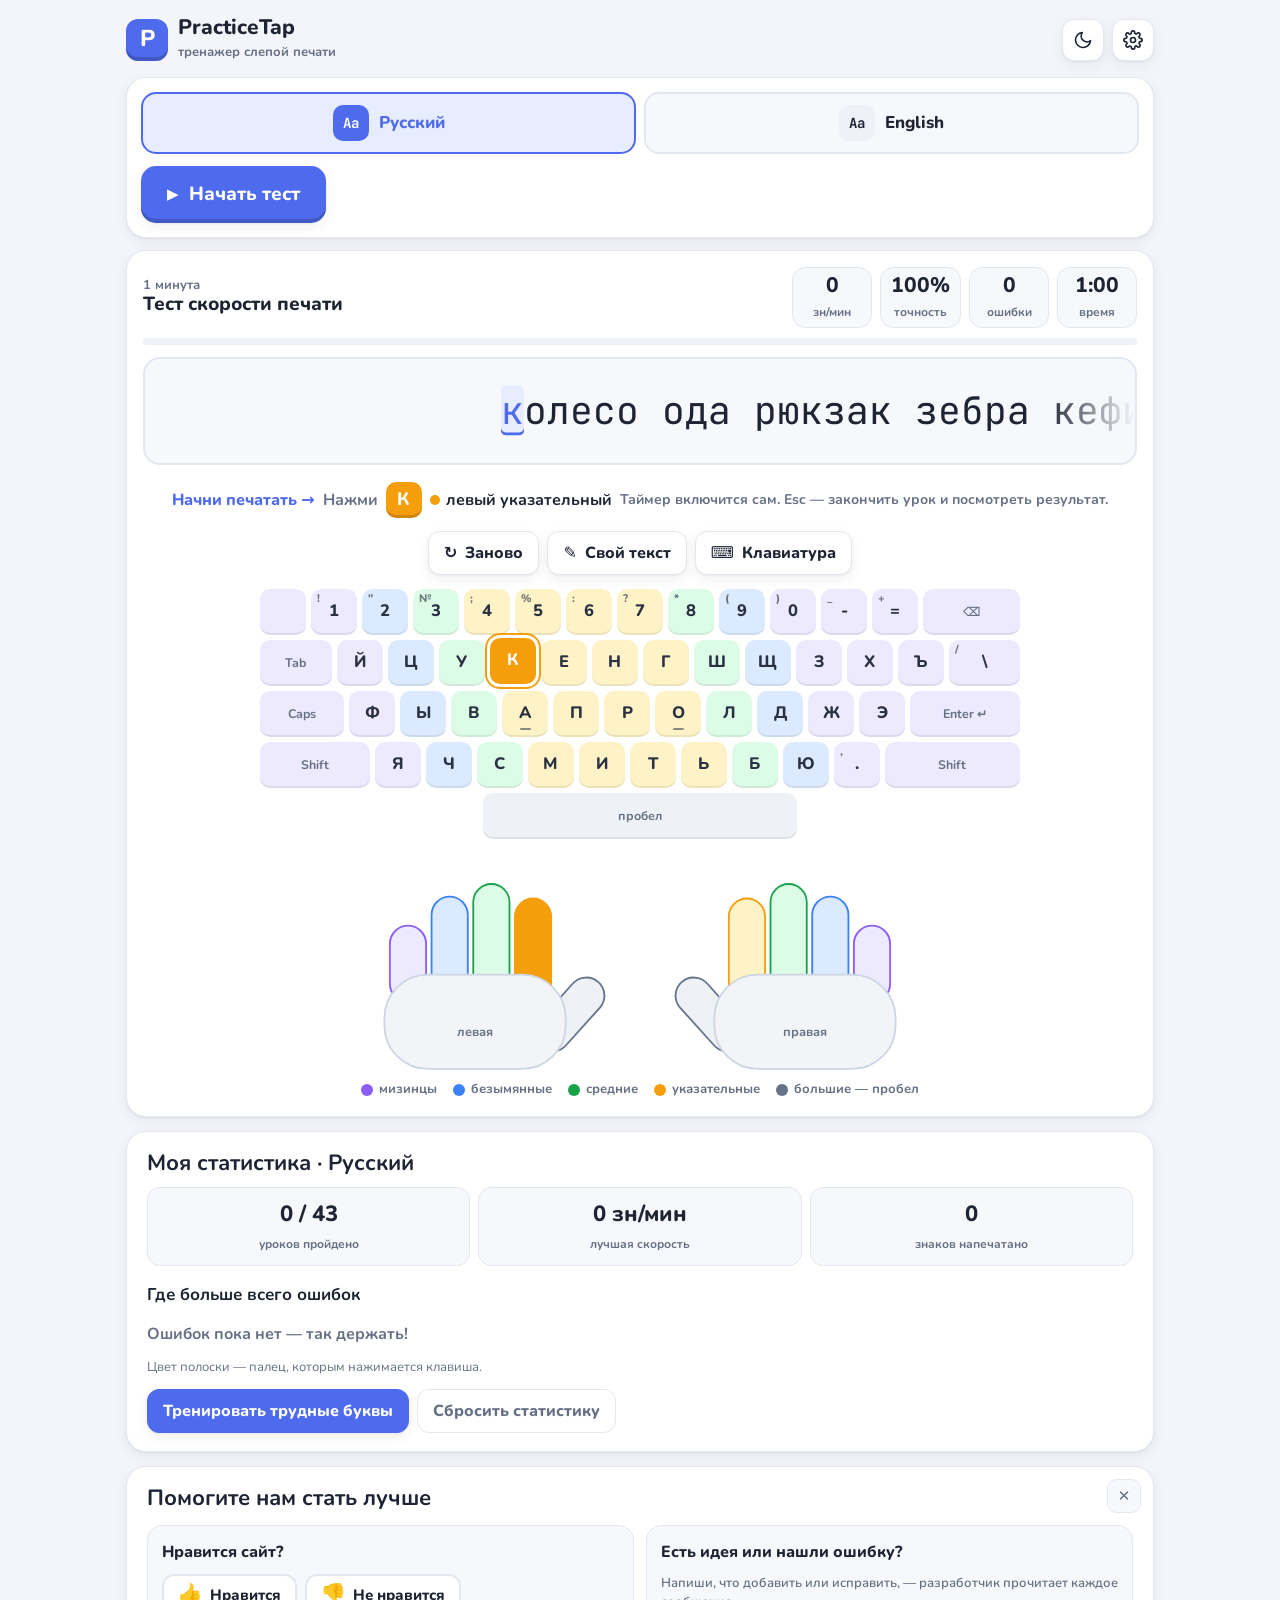
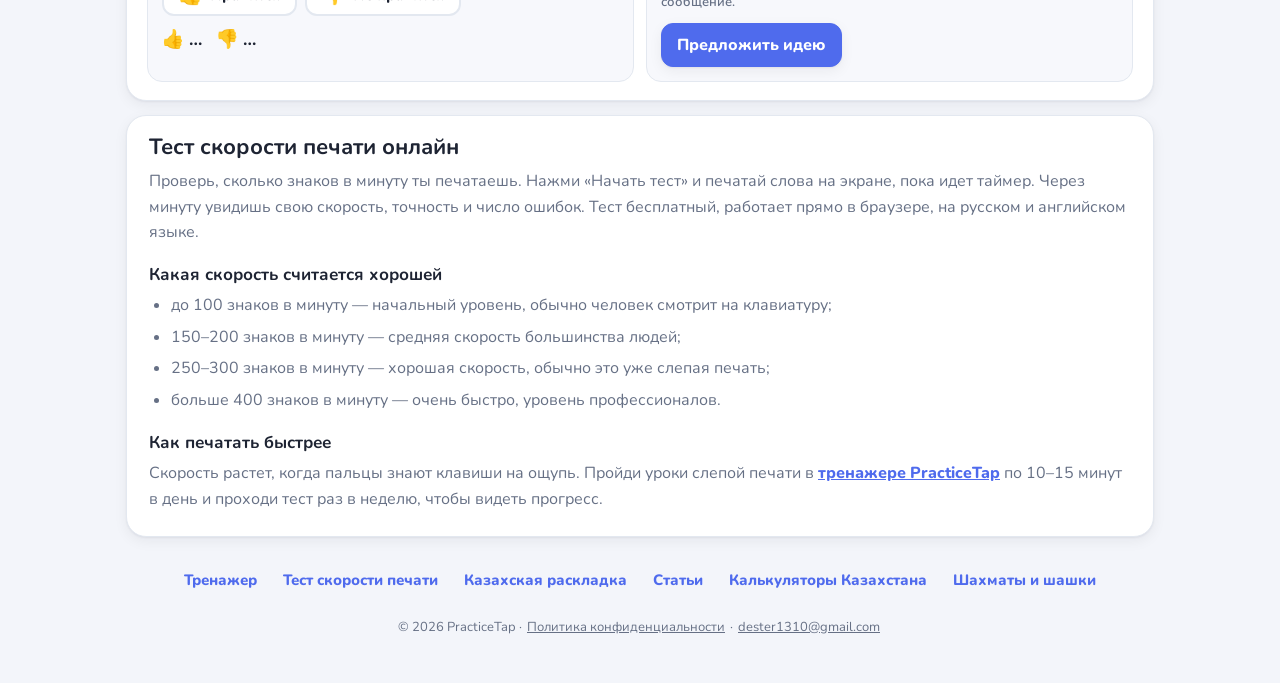
<file: test-skorosti/index.html>
<!DOCTYPE html>
<html lang="ru" data-theme="light">
<head>
<meta charset="UTF-8">
<meta name="viewport" content="width=device-width, initial-scale=1.0">
<title>Тест скорости печати онлайн за 1 минуту — PracticeTap</title>
<meta name="description" content="Бесплатный тест скорости печати на русском и английском: печатай 1 минуту и узнай свою скорость в знаках в минуту, точность и число ошибок.">
<link rel="canonical" href="https://practicetap.com/test-skorosti/">
<meta property="og:type" content="website">
<meta property="og:url" content="https://practicetap.com/test-skorosti/">
<meta property="og:title" content="Тест скорости печати за 1 минуту">
<meta property="og:description" content="Бесплатный тест скорости печати на русском и английском: печатай 1 минуту и узнай свою скорость в знаках в минуту, точность и число ошибок.">
<meta property="og:site_name" content="PracticeTap">
<meta property="og:image" content="https://practicetap.com/og-image.jpg">
<meta property="og:image:width" content="1200">
<meta property="og:image:height" content="630">
<meta property="og:image:alt" content="PracticeTap — тренажер слепой печати">
<meta name="twitter:card" content="summary_large_image">
<meta name="theme-color" content="#4f6bed">
<link rel="icon" href="/favicon.ico" sizes="any">
<link rel="apple-touch-icon" href="/apple-touch-icon.png">
<link rel="icon" type="image/svg+xml" href="data:image/svg+xml,%3Csvg xmlns='http://www.w3.org/2000/svg' viewBox='0 0 64 64'%3E%3Crect width='64' height='64' rx='16' fill='%234f6bed'/%3E%3Ctext x='32' y='45' font-family='Arial' font-size='38' font-weight='700' text-anchor='middle' fill='white'%3EP%3C/text%3E%3C/svg%3E">

<!-- ====== СЮДА ПОТОМ ВСТАВИТЕ КОД РЕКЛАМЫ (см. инструкцию, Часть 6) ====== -->

<!-- Yandex.Metrika counter -->
<script type="text/javascript">
    (function(m,e,t,r,i,k,a){
        m[i]=m[i]||function(){(m[i].a=m[i].a||[]).push(arguments)};
        m[i].l=1*new Date();
        for (var j = 0; j < document.scripts.length; j++) {if (document.scripts[j].src === r) { return; }}
        k=e.createElement(t),a=e.getElementsByTagName(t)[0],k.async=1,k.src=r,a.parentNode.insertBefore(k,a)
    })(window, document,'script','https://mc.yandex.ru/metrika/tag.js?id=114137987', 'ym');

    ym(114137987, 'init', {ssr:true, webvisor:true, clickmap:true, ecommerce:"dataLayer", referrer: document.referrer, url: location.href, accurateTrackBounce:true, trackLinks:true});
</script>
<noscript><div><img src="https://mc.yandex.ru/watch/114137987" style="position:absolute; left:-9999px;" alt="" /></div></noscript>
<!-- /Yandex.Metrika counter -->

<script>
/* Тема (светлая / темная) включается сразу, чтобы страница не мигала */
(function () {
  var t = null;
  try { t = localStorage.getItem('pt_theme'); } catch (e) {}
  if (t !== 'light' && t !== 'dark') {
    t = (window.matchMedia && window.matchMedia('(prefers-color-scheme: dark)').matches) ? 'dark' : 'light';
  }
  document.documentElement.setAttribute('data-theme', t);
})();
</script>
<link rel="preconnect" href="https://fonts.googleapis.com">
<link rel="preconnect" href="https://fonts.gstatic.com" crossorigin>
<link rel="stylesheet" href="https://fonts.googleapis.com/css2?family=JetBrains+Mono:wght@400;600;700&family=Nunito:wght@500;700;800&display=swap">

<link rel="stylesheet" href="/app.css">
</head>
<body class="page-test">
<div class="app">

  <!-- ===== Шапка: логотип и кнопки ===== -->
  <header class="top fade-on-focus">
    <a class="logo" href="/">
      <span class="logo-key">P</span>
      <span class="logo-text"><b>PracticeTap</b><small data-i="tagline">тренажер слепой печати</small></span>
    </a>
    <h1 class="sr-only">Тест скорости печати онлайн за 1 минуту</h1>
    <div class="tools">
      <button class="icon-btn" id="btnTheme" type="button" data-tip="themeTip">
        <svg class="i-moon" viewBox="0 0 24 24"><path d="M21 12.8A9 9 0 1 1 11.2 3a7 7 0 0 0 9.8 9.8z"/></svg>
        <svg class="i-sun" viewBox="0 0 24 24"><circle cx="12" cy="12" r="4"/><path d="M12 2v2M12 20v2M4.9 4.9l1.4 1.4M17.7 17.7l1.4 1.4M2 12h2M20 12h2M4.9 19.1l1.4-1.4M17.7 6.3l1.4-1.4"/></svg>
      </button>
      <div class="settings">
        <button class="icon-btn" id="btnSettings" type="button" aria-expanded="false" aria-controls="settingsMenu" data-tip="settingsTip">
          <svg viewBox="0 0 24 24"><circle cx="12" cy="12" r="3"/><path d="M19.4 15a1.7 1.7 0 0 0 .3 1.8l.1.1a2 2 0 1 1-2.8 2.8l-.1-.1a1.7 1.7 0 0 0-1.8-.3 1.7 1.7 0 0 0-1 1.5V21a2 2 0 1 1-4 0v-.1a1.7 1.7 0 0 0-1.1-1.5 1.7 1.7 0 0 0-1.8.3l-.1.1a2 2 0 1 1-2.8-2.8l.1-.1a1.7 1.7 0 0 0 .3-1.8 1.7 1.7 0 0 0-1.5-1H3a2 2 0 1 1 0-4h.1a1.7 1.7 0 0 0 1.5-1.1 1.7 1.7 0 0 0-.3-1.8l-.1-.1a2 2 0 1 1 2.8-2.8l.1.1a1.7 1.7 0 0 0 1.8.3H9a1.7 1.7 0 0 0 1-1.5V3a2 2 0 1 1 4 0v.1a1.7 1.7 0 0 0 1 1.5 1.7 1.7 0 0 0 1.8-.3l.1-.1a2 2 0 1 1 2.8 2.8l-.1.1a1.7 1.7 0 0 0-.3 1.8V9a1.7 1.7 0 0 0 1.5 1H21a2 2 0 1 1 0 4h-.1a1.7 1.7 0 0 0-1.5 1z"/></svg>
        </button>
        <div class="menu" id="settingsMenu" hidden>
          <div class="menu-row"><span data-i="langTip">Язык сайта</span><span class="seg"><button type="button" data-ui="ru">RU</button><button type="button" data-ui="en">EN</button></span></div>
          <button class="menu-row" id="btnFocus" type="button" aria-pressed="true"><span><span data-i="focus">Фокус</span><small data-i="focusTip">Во время печати прячет все лишнее</small></span><span class="knob"></span></button>
          <button class="menu-row" id="btnSound" type="button" aria-pressed="false"><span><span data-i="sound">Звук</span><small data-i="soundTip">Сигнал при ошибке</small></span><span class="knob"></span></button>
        </div>
      </div>
    </div>
  </header>

  <div class="ad-slot" id="ad-top"><!-- Рекламный блок №1 (верх): сюда вставите код блока --></div>

  <!-- ===== Выбор языка, уровня и урока ===== -->
  <section class="card picker fade-on-focus">
    <div class="modes">
      <button class="mode" type="button" data-mode="ru"><span class="mode-ico">Аа</span><span data-i="modeRu">Русский</span></button>
      <button class="mode" type="button" data-mode="en"><span class="mode-ico">Aa</span><span data-i="modeEn">English</span></button>
      <button class="mode" type="button" data-mode="code"><span class="mode-ico">&lt;/&gt;</span><span data-i="modeCode">Код</span></button>
    </div>
    <div class="go-row">
      <button class="go-btn" id="btnGo" type="button"><span class="play" aria-hidden="true">▶</span><span id="goText">Продолжить</span></button>
      <button class="pick-toggle" id="btnPick" type="button" aria-expanded="false" aria-controls="pickPanel">
        <span class="pt-text"><b id="pickMain"></b><small id="pickSub"></small></span>
        <span class="arrow" aria-hidden="true">▼</span>
      </button>
    </div>
    <div class="pick-panel" id="pickPanel" hidden>
      <div class="levels" id="levels"></div>
      <div class="lessons" id="lessons"></div>
    </div>
  </section>

  <!-- ===== Тренажер ===== -->
  <section class="card trainer" id="trainer">
    <div class="lesson-head">
      <div class="lesson-title" id="lessonTitle"></div>
      <div class="stats">
        <div class="stat"><b id="sSpeed">0</b><span id="lSpeed">зн/мин</span></div>
        <div class="stat"><b id="sAcc">100%</b><span data-i="acc">точность</span></div>
        <div class="stat"><b id="sErr">0</b><span data-i="errors">ошибки</span></div>
        <div class="stat"><b id="sTime">0:00</b><span data-i="time">время</span></div>
      </div>
    </div>
    <div class="progress"><i id="progressBar"></i></div>
    <div class="board" id="board">
      <div class="line" id="line"><div class="track" id="track"></div></div>
      <div class="block" id="block" hidden></div>
      <textarea class="hidden-input" id="hiddenInput" aria-label="Поле для печати" autocomplete="off" autocorrect="off" autocapitalize="off" spellcheck="false"></textarea>
    </div>
    <div class="hint" id="hint" aria-live="polite"></div>
    <div class="controls">
      <button class="btn" id="btnRestart" type="button"><span aria-hidden="true">↻</span><span data-i="restart">Заново</span></button>
      <button class="btn" id="btnCustom" type="button"><span aria-hidden="true">✎</span><span data-i="custom">Свой текст</span></button>
      <button class="btn" id="btnKb" type="button" aria-pressed="true" data-tip="kbTip"><span aria-hidden="true">⌨</span><span data-i="keyboard">Клавиатура</span></button>
    </div>
    <div class="kb-wrap" id="kbWrap">
      <div class="kb" id="kb"></div>
      <div class="hands-wrap" id="handsWrap">
        <svg class="hands" id="hands" viewBox="0 0 640 244" role="img" aria-label="Какой палец нажимает какую клавишу"></svg>
        <div class="legend">
          <span class="f-lp"><i></i><b data-i="lg1">мизинцы</b></span>
          <span class="f-lr"><i></i><b data-i="lg2">безымянные</b></span>
          <span class="f-lm"><i></i><b data-i="lg3">средние</b></span>
          <span class="f-li"><i></i><b data-i="lg4">указательные</b></span>
          <span class="f-th"><i></i><b data-i="lg5">большие — пробел</b></span>
        </div>
      </div>
    </div>
  </section>

  <!-- ===== Статистика ===== -->
  <section class="card stats-card fade-on-focus">
    <h2><span data-i="statsTitle">Моя статистика</span> · <span id="statsMode"></span></h2>
    <div class="summary">
      <div><b id="stDone">0</b><span data-i="lessonsDone">уроков пройдено</span></div>
      <div><b id="stBest">0</b><span data-i="best">лучшая скорость</span></div>
      <div><b id="stTyped">0</b><span data-i="typed">знаков напечатано</span></div>
    </div>
    <h3 data-i="errTitle">Где больше всего ошибок</h3>
    <div class="chart" id="chartAll"></div>
    <p class="chart-note" data-i="errNote">Цвет полоски — палец, которым нажимается клавиша.</p>
    <p class="note" id="statsMsg" hidden></p>
    <div class="row">
      <button class="btn primary" id="btnTrouble" type="button" data-i="trouble">Тренировать трудные буквы</button>
      <button class="btn ghost" id="btnReset" type="button" data-i="reset">Сбросить статистику</button>
    </div>
  </section>

  <!-- ===== Предложения разработчику ===== -->
  <section class="card feedback fade-on-focus" id="fbCard">
    <button class="fb-close" id="btnFbHide" type="button" data-tip="fbHide">✕</button>
    <h2 data-i="fbTitle">Помогите нам стать лучше</h2>
    <div class="fb-grid">
      <div class="fb-box">
        <p data-i="likeQ">Нравится сайт?</p>
        <div class="votes" id="votes">
          <button class="vote" id="btnLike" type="button" data-v="like"><span class="em" aria-hidden="true">👍</span><span data-i="likeYes">Нравится</span></button>
          <button class="vote" id="btnDislike" type="button" data-v="dislike"><span class="em" aria-hidden="true">👎</span><span data-i="likeNo">Не нравится</span></button>
        </div>
        <div class="vote-count" aria-live="polite"><span>👍 <b id="cntLike">…</b></span><span>👎 <b id="cntDislike">…</b></span></div>
        <p class="muted" id="voteMsg" hidden></p>
      </div>
      <div class="fb-box">
        <p data-i="ideaQ">Есть идея или нашли ошибку?</p>
        <p class="muted" data-i="fbText">Напиши, что добавить или исправить, — разработчик прочитает каждое сообщение.</p>
        <button class="btn primary" id="btnFeedback" type="button" data-i="fbBtn">Предложить идею</button>
      </div>
    </div>
  </section>

  <!-- ===== Текст о тесте ===== -->
  <section class="card seo fade-on-focus">
    <h2>Тест скорости печати онлайн</h2>
    <p>Проверь, сколько знаков в минуту ты печатаешь. Нажми «Начать тест» и печатай слова на экране, пока идет таймер. Через минуту увидишь свою скорость, точность и число ошибок. Тест бесплатный, работает прямо в браузере, на русском и английском языке.</p>
    <h3>Какая скорость считается хорошей</h3>
    <ul>
      <li>до 100 знаков в минуту — начальный уровень, обычно человек смотрит на клавиатуру;</li>
      <li>150–200 знаков в минуту — средняя скорость большинства людей;</li>
      <li>250–300 знаков в минуту — хорошая скорость, обычно это уже слепая печать;</li>
      <li>больше 400 знаков в минуту — очень быстро, уровень профессионалов.</li>
    </ul>
    <h3>Как печатать быстрее</h3>
    <p>Скорость растет, когда пальцы знают клавиши на ощупь. Пройди уроки слепой печати в <a href="/">тренажере PracticeTap</a> по 10–15 минут в день и проходи тест раз в неделю, чтобы видеть прогресс.</p>
  </section>
  <div class="ad-slot" id="ad-bottom"><!-- Рекламный блок №2 (низ): сюда вставите код блока --></div>

  <footer class="fade-on-focus"><nav class="foot-nav"><a href="/" data-i="navMain">Тренажер</a><a href="/test-skorosti/" data-i="navTest">Тест скорости печати</a><a href="/kazakh/" data-i="navKz">Казахская раскладка</a><a href="/stati/" data-i="navArticles">Статьи</a><a href="https://calc.practicetap.com/">Калькуляторы Казахстана</a><a href="https://chess.practicetap.com/ru/">Шахматы и шашки</a></nav>© <span id="year">2026</span> PracticeTap · <a href="/privacy.html" data-i="footerPrivacy">Политика конфиденциальности</a> · <a href="mailto:dester1310@gmail.com">dester1310@gmail.com</a><span id="rateWrap" hidden> · <button class="link-btn" id="btnShowFb" type="button" data-i="rateSite">Оценить сайт</button></span></footer>
</div>

<!-- ===== Окно с результатом ===== -->
<div class="modal" id="resModal" hidden>
  <div class="modal-card" role="dialog" aria-modal="true" aria-labelledby="resTitle">
    <div class="stars" id="resStars"></div>
    <h2 id="resTitle"></h2>
    <div class="res-grid">
      <div><b id="rSpeed">0</b><span id="rSpeedL"></span><small id="rSpeedSub"></small></div>
      <div><b id="rAcc">0</b><span data-i="acc">точность</span></div>
      <div><b id="rErr">0</b><span data-i="errors">ошибки</span></div>
      <div><b id="rTime">0</b><span data-i="time">время</span></div>
    </div>
    <p class="stars-note" data-i="starsNote"></p>
    <h3 data-i="resErr">Ошибки в этом уроке</h3>
    <div class="chart" id="resChart"></div>
    <div class="modal-actions">
      <button class="btn" id="btnAgain" type="button"><span data-i="again">Еще раз</span><kbd>Esc</kbd></button>
      <button class="btn primary" id="btnNext" type="button" data-autofocus><span data-i="next">Дальше</span><kbd>Enter</kbd></button>
    </div>
  </div>
</div>

<!-- ===== Окно «Свой текст» ===== -->
<div class="modal" id="customModal" hidden>
  <div class="modal-card" role="dialog" aria-modal="true" aria-labelledby="customTitle">
    <h2 id="customTitle" data-i="customTitle">Свой текст</h2>
    <p class="muted" data-i="customHelp"></p>
    <textarea id="customText" maxlength="3000" data-ph="customPh" data-autofocus></textarea>
    <div class="modal-actions">
      <button class="btn" id="btnCustomCancel" type="button" data-i="cancel">Отмена</button>
      <button class="btn primary" id="btnCustomGo" type="button" data-i="customGo">Печатать</button>
    </div>
  </div>
</div>

<!-- ===== Окно «Предложить идею» ===== -->
<div class="modal" id="feedbackModal" hidden>
  <div class="modal-card" role="dialog" aria-modal="true" aria-labelledby="fbModalTitle">
    <h2 id="fbModalTitle" data-i="fbBtn">Предложить идею</h2>
    <p class="muted" data-i="fbHelp"></p>
    <textarea id="fbText" maxlength="3000" data-ph="fbPh" data-autofocus></textarea>
    <div class="modal-actions">
      <button class="btn" id="btnFbCancel" type="button" data-i="cancel">Отмена</button>
      <button class="btn primary" id="btnFbSend" type="button" data-i="fbSend">Отправить</button>
    </div>
  </div>
</div>

<script>window.PT_PAGE = { kind: 'test', title: { ru: 'Тест скорости печати онлайн за 1 минуту — PracticeTap', en: 'Typing speed test online in 1 minute — PracticeTap' } };</script>
<script src="/app.js"></script>
</body>
</html>
</file>
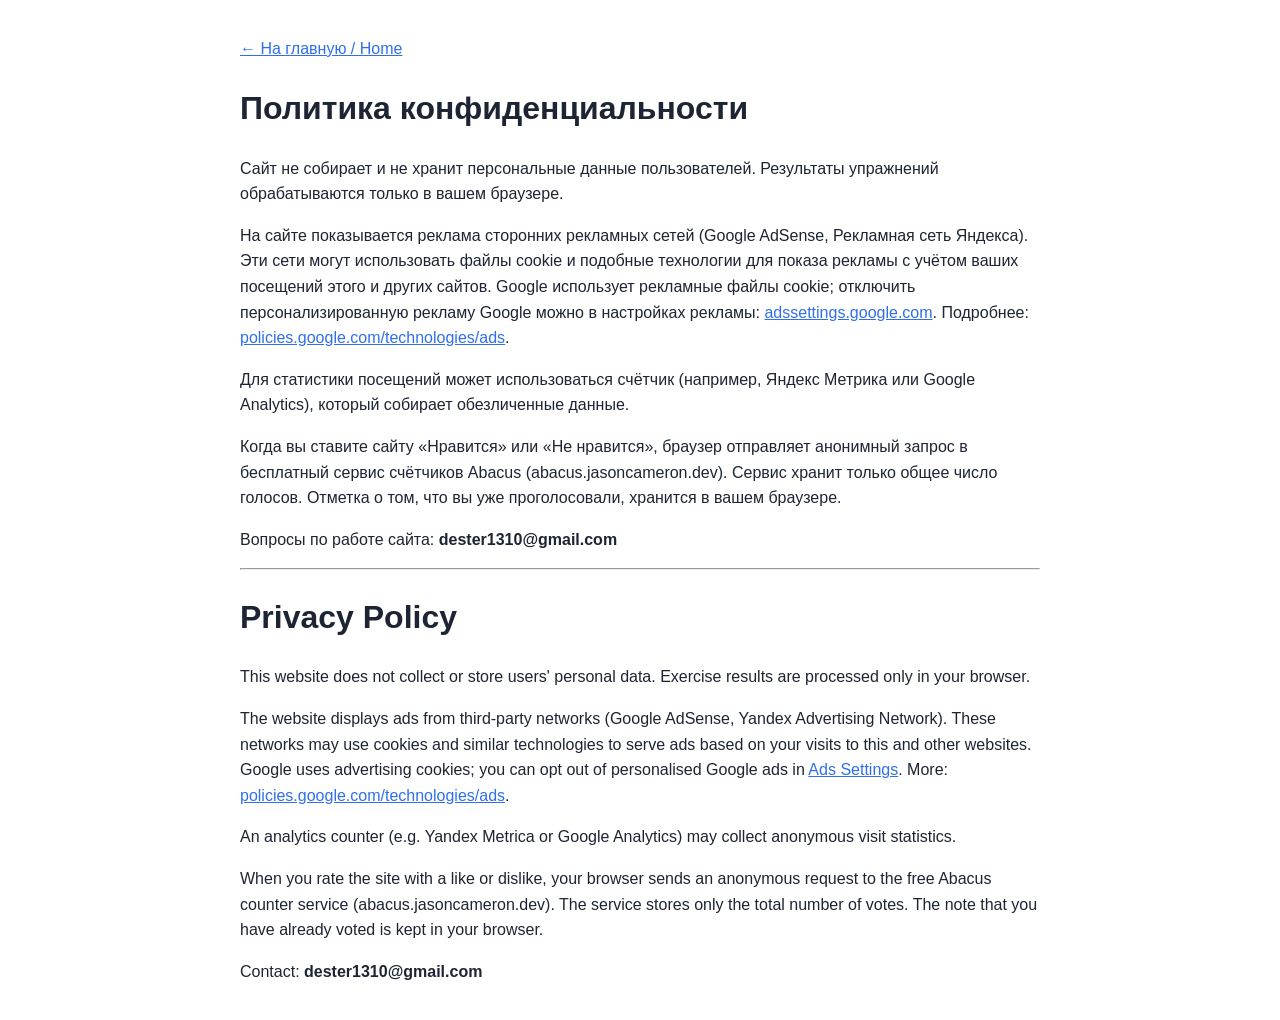
<file: privacy.html>
<!DOCTYPE html>
<html lang="ru">
<head>
<meta charset="UTF-8">
<meta name="viewport" content="width=device-width, initial-scale=1.0">
<!-- Yandex.Metrika counter -->
<script type="text/javascript">
    (function(m,e,t,r,i,k,a){
        m[i]=m[i]||function(){(m[i].a=m[i].a||[]).push(arguments)};
        m[i].l=1*new Date();
        for (var j = 0; j < document.scripts.length; j++) {if (document.scripts[j].src === r) { return; }}
        k=e.createElement(t),a=e.getElementsByTagName(t)[0],k.async=1,k.src=r,a.parentNode.insertBefore(k,a)
    })(window, document,'script','https://mc.yandex.ru/metrika/tag.js?id=114137987', 'ym');

    ym(114137987, 'init', {ssr:true, webvisor:true, clickmap:true, ecommerce:"dataLayer", referrer: document.referrer, url: location.href, accurateTrackBounce:true, trackLinks:true});
</script>
<noscript><div><img src="https://mc.yandex.ru/watch/114137987" style="position:absolute; left:-9999px;" alt="" /></div></noscript>
<!-- /Yandex.Metrika counter -->
<title>Политика конфиденциальности / Privacy Policy</title>
<link rel="canonical" href="https://practicetap.com/privacy.html">
<meta name="description" content="Политика конфиденциальности тренажёра слепой печати PracticeTap: какие данные собираются и как используются.">
<style>body{font-family:Segoe UI,Roboto,Arial,sans-serif;max-width:800px;margin:0 auto;padding:20px 16px;line-height:1.6;color:#1d2433}a{color:#2f6fed}</style>
</head>
<body>
<p><a href="index.html">← На главную / Home</a></p>

<h1>Политика конфиденциальности</h1>
<p>Сайт не собирает и не хранит персональные данные пользователей. Результаты упражнений обрабатываются только в вашем браузере.</p>
<p>На сайте показывается реклама сторонних рекламных сетей (Google AdSense, Рекламная сеть Яндекса). Эти сети могут использовать файлы cookie и подобные технологии для показа рекламы с учётом ваших посещений этого и других сайтов. Google использует рекламные файлы cookie; отключить персонализированную рекламу Google можно в настройках рекламы: <a href="https://adssettings.google.com">adssettings.google.com</a>. Подробнее: <a href="https://policies.google.com/technologies/ads">policies.google.com/technologies/ads</a>.</p>
<p>Для статистики посещений может использоваться счётчик (например, Яндекс Метрика или Google Analytics), который собирает обезличенные данные.</p>
<p>Когда вы ставите сайту «Нравится» или «Не нравится», браузер отправляет анонимный запрос в бесплатный сервис счётчиков Abacus (abacus.jasoncameron.dev). Сервис хранит только общее число голосов. Отметка о том, что вы уже проголосовали, хранится в вашем браузере.</p>
<p>Вопросы по работе сайта: <b>dester1310@gmail.com</b></p>

<hr>

<h1>Privacy Policy</h1>
<p>This website does not collect or store users' personal data. Exercise results are processed only in your browser.</p>
<p>The website displays ads from third-party networks (Google AdSense, Yandex Advertising Network). These networks may use cookies and similar technologies to serve ads based on your visits to this and other websites. Google uses advertising cookies; you can opt out of personalised Google ads in <a href="https://adssettings.google.com">Ads Settings</a>. More: <a href="https://policies.google.com/technologies/ads">policies.google.com/technologies/ads</a>.</p>
<p>An analytics counter (e.g. Yandex Metrica or Google Analytics) may collect anonymous visit statistics.</p>
<p>When you rate the site with a like or dislike, your browser sends an anonymous request to the free Abacus counter service (abacus.jasoncameron.dev). The service stores only the total number of votes. The note that you have already voted is kept in your browser.</p>
<p>Contact: <b>dester1310@gmail.com</b></p>
</body>
</html>
</file>
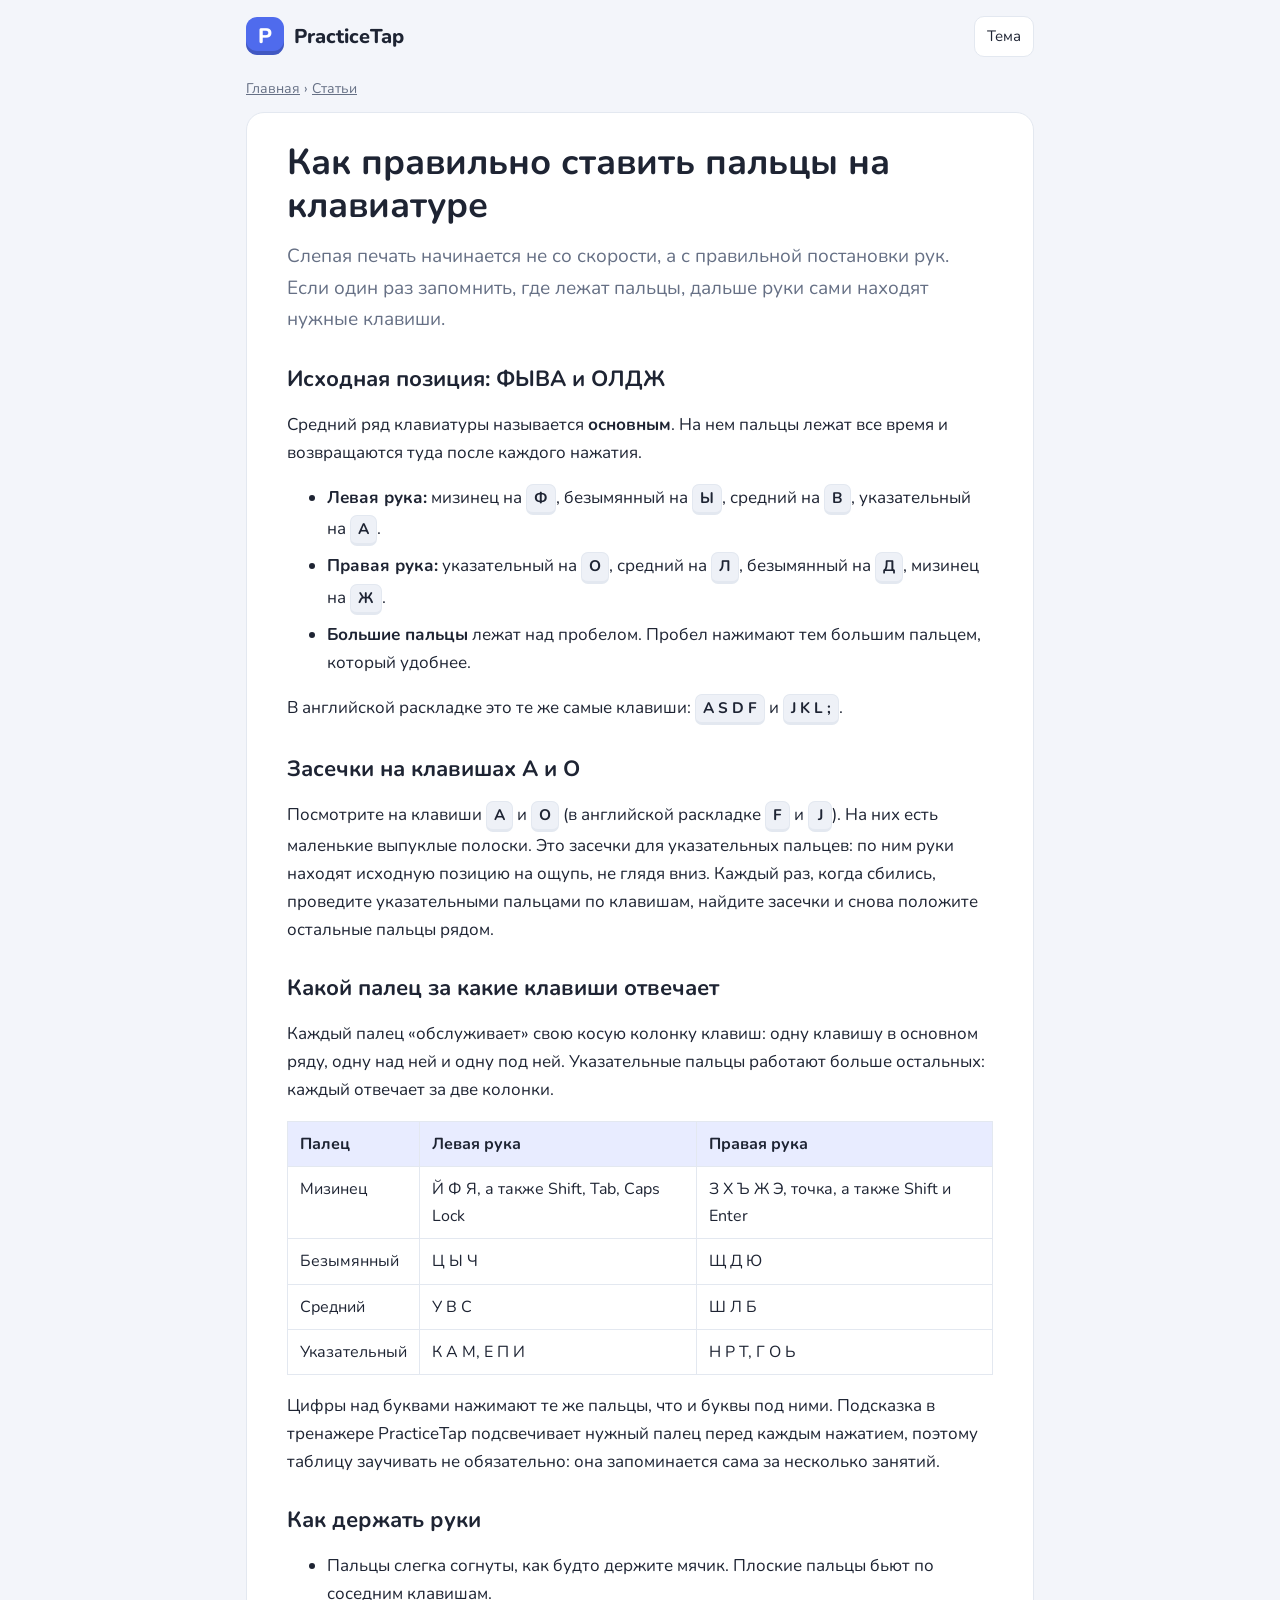
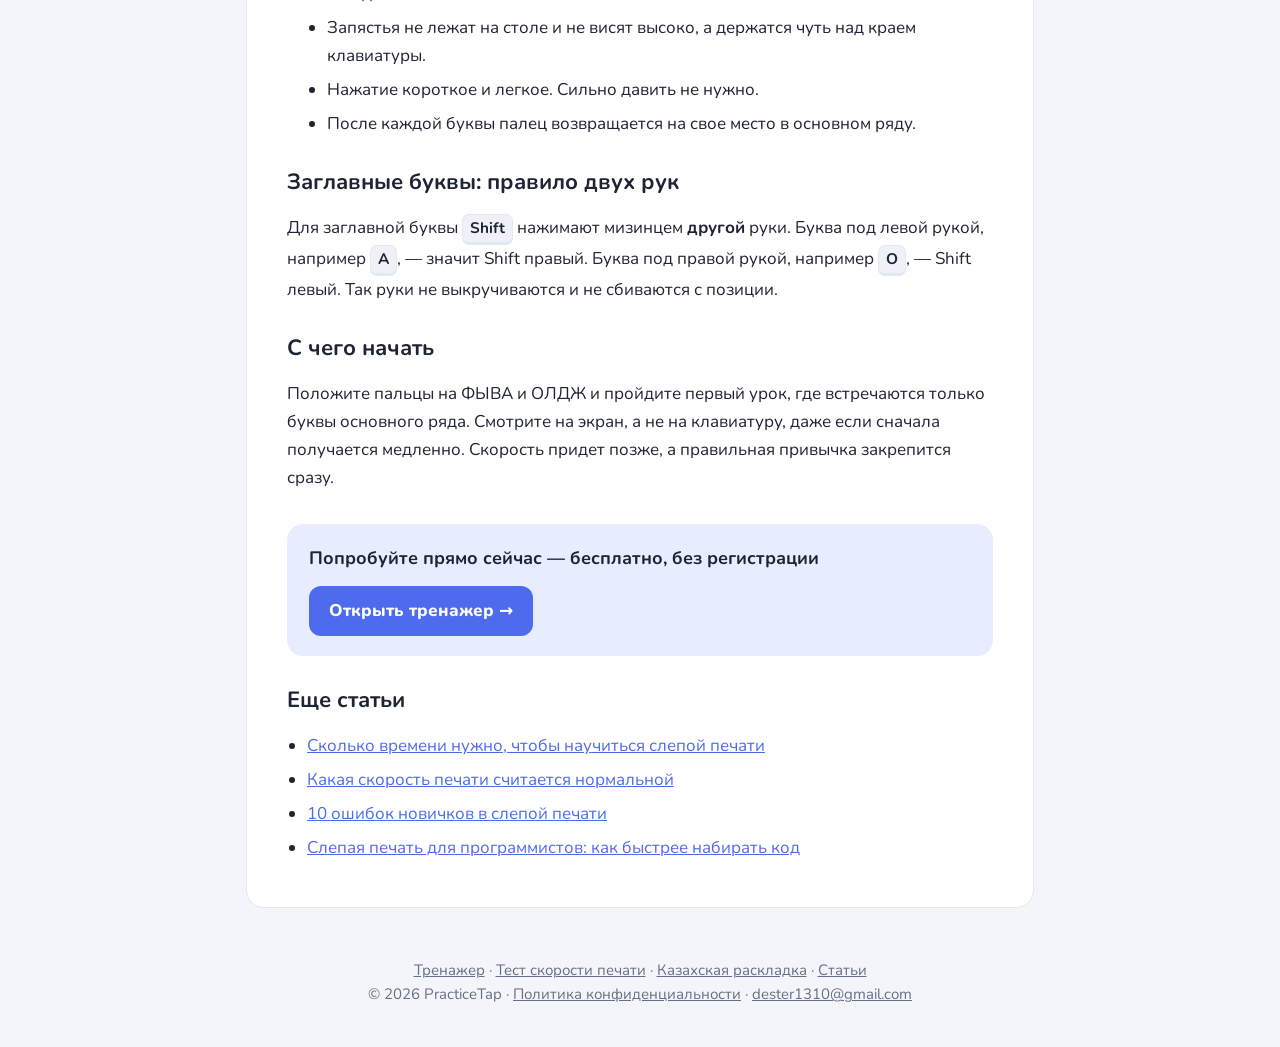
<file: stati/kak-stavit-paltsy.html>
<!DOCTYPE html>
<html lang="ru" data-theme="light">
<head>
<meta charset="UTF-8">
<meta name="viewport" content="width=device-width, initial-scale=1.0">
<title>Как правильно ставить пальцы на клавиатуре — PracticeTap</title>
<meta name="description" content="Исходная позиция для слепой печати: ФЫВА и ОЛДЖ, засечки на клавишах, какой палец за какие клавиши отвечает и как не сбиваться. Простое объяснение для детей и взрослых.">
<link rel="canonical" href="https://practicetap.com/stati/kak-stavit-paltsy.html">
<meta property="og:type" content="article">
<meta property="og:url" content="https://practicetap.com/stati/kak-stavit-paltsy.html">
<meta property="og:title" content="Как правильно ставить пальцы на клавиатуре — PracticeTap">
<meta property="og:description" content="Исходная позиция для слепой печати: ФЫВА и ОЛДЖ, засечки на клавишах, какой палец за какие клавиши отвечает и как не сбиваться. Простое объяснение для детей и взрослых.">
<meta property="og:site_name" content="PracticeTap">
<meta property="og:image" content="https://practicetap.com/og-image.jpg">
<meta name="twitter:card" content="summary_large_image">
<meta name="theme-color" content="#4f6bed">
<link rel="icon" href="/favicon.ico" sizes="any">
<link rel="apple-touch-icon" href="/apple-touch-icon.png">
<script>
(function () {
  var t = null;
  try { t = localStorage.getItem('pt_theme'); } catch (e) {}
  if (t !== 'light' && t !== 'dark') {
    t = (window.matchMedia && window.matchMedia('(prefers-color-scheme: dark)').matches) ? 'dark' : 'light';
  }
  document.documentElement.setAttribute('data-theme', t);
})();
</script>
<link rel="preconnect" href="https://fonts.googleapis.com">
<link rel="preconnect" href="https://fonts.gstatic.com" crossorigin>
<link rel="stylesheet" href="https://fonts.googleapis.com/css2?family=JetBrains+Mono:wght@400;600&family=Nunito:wght@500;700;800&display=swap">
<style>
html[data-theme="light"]{color-scheme:light;--bg:#f3f5fa;--surface:#fff;--text:#1e2433;--muted:#667085;--border:#e3e8f0;--accent:#4f6bed;--accent-soft:#e8ecff;--key:#eef1f7}
html[data-theme="dark"]{color-scheme:dark;--bg:#0e131d;--surface:#161c28;--text:#e7eaf1;--muted:#98a2b3;--border:#262f40;--accent:#8197ff;--accent-soft:#232c4c;--key:#232b3b}
*{box-sizing:border-box}
body{margin:0;background:var(--bg);color:var(--text);font-family:Nunito,system-ui,-apple-system,"Segoe UI",Roboto,Arial,sans-serif;font-size:17px;line-height:1.65}
a{color:var(--accent)}
.top{max-width:820px;margin:0 auto;padding:16px;display:flex;align-items:center;justify-content:space-between;gap:12px}
.logo{display:flex;align-items:center;gap:10px;text-decoration:none;color:var(--text);font-weight:800;font-size:20px}
.logo-key{width:38px;height:38px;border-radius:11px;background:var(--accent);color:#fff;display:grid;place-items:center;font-size:21px;box-shadow:inset 0 -4px 0 rgba(0,0,0,.18)}
.theme{border:1px solid var(--border);background:var(--surface);color:var(--text);border-radius:10px;padding:7px 12px;font:inherit;font-size:15px;cursor:pointer}
main{max-width:820px;margin:0 auto;padding:0 16px 40px}
article,.card{background:var(--surface);border:1px solid var(--border);border-radius:18px;padding:28px clamp(18px,4vw,40px)}
.crumbs{font-size:14px;color:var(--muted);margin:4px 0 12px}
.crumbs a{color:var(--muted)}
h1{font-size:clamp(26px,5vw,36px);line-height:1.2;margin:0 0 14px}
h2{font-size:22px;line-height:1.3;margin:30px 0 10px}
.lead{font-size:19px;color:var(--muted);margin:0 0 8px}
kbd{display:inline-block;min-width:1.6em;text-align:center;padding:1px 7px;border:1px solid var(--border);border-bottom-width:3px;border-radius:7px;background:var(--key);font-family:inherit;font-size:.9em;font-weight:700}
code{font-family:"JetBrains Mono",ui-monospace,Consolas,monospace;background:var(--key);padding:1px 6px;border-radius:6px;font-size:.92em}
table{width:100%;border-collapse:collapse;margin:14px 0;font-size:16px;display:block;overflow-x:auto}
th,td{border:1px solid var(--border);padding:9px 12px;text-align:left;vertical-align:top}
th{background:var(--accent-soft)}
li{margin:6px 0}
.big-list>li h2{font-size:20px;margin:22px 0 4px}
.cta{margin:32px 0 6px;padding:20px 22px;border-radius:16px;background:var(--accent-soft);display:flex;flex-wrap:wrap;align-items:center;justify-content:space-between;gap:12px}
.cta b{font-size:18px}
.btn{display:inline-block;background:var(--accent);color:#fff;text-decoration:none;font-weight:800;padding:11px 20px;border-radius:12px}
.more{margin-top:28px}
.more ul{padding-left:20px}
.list{list-style:none;padding:0;margin:0;display:grid;gap:14px}
.list a{display:block;text-decoration:none;color:var(--text);background:var(--surface);border:1px solid var(--border);border-radius:16px;padding:18px 22px}
.list a:hover{border-color:var(--accent)}
.list b{display:block;font-size:19px;color:var(--accent);margin-bottom:4px}
.list span{color:var(--muted);font-size:16px}
footer{max-width:820px;margin:0 auto;padding:10px 16px 40px;color:var(--muted);font-size:15px;text-align:center}
footer a{color:var(--muted)}
</style>
<script type="application/ld+json">{"@context": "https://schema.org", "@type": "Article", "headline": "Как правильно ставить пальцы на клавиатуре", "description": "Исходная позиция для слепой печати: ФЫВА и ОЛДЖ, засечки на клавишах, какой палец за какие клавиши отвечает и как не сбиваться. Простое объяснение для детей и взрослых.", "inLanguage": "ru", "datePublished": "2026-11-10", "dateModified": "2026-11-10", "mainEntityOfPage": "https://practicetap.com/stati/kak-stavit-paltsy.html", "image": "https://practicetap.com/og-image.jpg", "author": {"@type": "Organization", "name": "PracticeTap", "url": "https://practicetap.com/"}, "publisher": {"@type": "Organization", "name": "PracticeTap", "url": "https://practicetap.com/"}}</script>
<!-- Yandex.Metrika counter -->
<script type="text/javascript">
    (function(m,e,t,r,i,k,a){
        m[i]=m[i]||function(){(m[i].a=m[i].a||[]).push(arguments)};
        m[i].l=1*new Date();
        for (var j = 0; j < document.scripts.length; j++) {if (document.scripts[j].src === r) { return; }}
        k=e.createElement(t),a=e.getElementsByTagName(t)[0],k.async=1,k.src=r,a.parentNode.insertBefore(k,a)
    })(window, document,'script','https://mc.yandex.ru/metrika/tag.js?id=114137987', 'ym');

    ym(114137987, 'init', {ssr:true, webvisor:true, clickmap:true, ecommerce:"dataLayer", referrer: document.referrer, url: location.href, accurateTrackBounce:true, trackLinks:true});
</script>
<noscript><div><img src="https://mc.yandex.ru/watch/114137987" style="position:absolute; left:-9999px;" alt="" /></div></noscript>
<!-- /Yandex.Metrika counter -->
</head>
<body>
<header class="top"><a class="logo" href="/"><span class="logo-key">P</span>PracticeTap</a><button class="theme" id="themeBtn" type="button" aria-label="Сменить тему">Тема</button></header>
<main>
<p class="crumbs"><a href="/">Главная</a> › <a href="/stati/">Статьи</a></p>
<article>
<h1>Как правильно ставить пальцы на клавиатуре</h1>
<p class="lead">Слепая печать начинается не со скорости, а с правильной постановки рук. Если один раз запомнить, где лежат пальцы, дальше руки сами находят нужные клавиши.</p>
<h2>Исходная позиция: ФЫВА и ОЛДЖ</h2>
<p>Средний ряд клавиатуры называется <b>основным</b>. На нем пальцы лежат все время и возвращаются туда после каждого нажатия.</p>
<ul>
<li><b>Левая рука:</b> мизинец на <kbd>Ф</kbd>, безымянный на <kbd>Ы</kbd>, средний на <kbd>В</kbd>, указательный на <kbd>А</kbd>.</li>
<li><b>Правая рука:</b> указательный на <kbd>О</kbd>, средний на <kbd>Л</kbd>, безымянный на <kbd>Д</kbd>, мизинец на <kbd>Ж</kbd>.</li>
<li><b>Большие пальцы</b> лежат над пробелом. Пробел нажимают тем большим пальцем, который удобнее.</li>
</ul>
<p>В английской раскладке это те же самые клавиши: <kbd>A S D F</kbd> и <kbd>J K L ;</kbd>.</p>

<h2>Засечки на клавишах А и О</h2>
<p>Посмотрите на клавиши <kbd>А</kbd> и <kbd>О</kbd> (в английской раскладке <kbd>F</kbd> и <kbd>J</kbd>). На них есть маленькие выпуклые полоски. Это засечки для указательных пальцев: по ним руки находят исходную позицию на ощупь, не глядя вниз. Каждый раз, когда сбились, проведите указательными пальцами по клавишам, найдите засечки и снова положите остальные пальцы рядом.</p>

<h2>Какой палец за какие клавиши отвечает</h2>
<p>Каждый палец «обслуживает» свою косую колонку клавиш: одну клавишу в основном ряду, одну над ней и одну под ней. Указательные пальцы работают больше остальных: каждый отвечает за две колонки.</p>
<table>
<thead><tr><th>Палец</th><th>Левая рука</th><th>Правая рука</th></tr></thead>
<tbody>
<tr><td>Мизинец</td><td>Й Ф Я, а также Shift, Tab, Caps Lock</td><td>З Х Ъ Ж Э, точка, а также Shift и Enter</td></tr>
<tr><td>Безымянный</td><td>Ц Ы Ч</td><td>Щ Д Ю</td></tr>
<tr><td>Средний</td><td>У В С</td><td>Ш Л Б</td></tr>
<tr><td>Указательный</td><td>К А М, Е П И</td><td>Н Р Т, Г О Ь</td></tr>
</tbody>
</table>
<p>Цифры над буквами нажимают те же пальцы, что и буквы под ними. Подсказка в тренажере PracticeTap подсвечивает нужный палец перед каждым нажатием, поэтому таблицу заучивать не обязательно: она запоминается сама за несколько занятий.</p>

<h2>Как держать руки</h2>
<ul>
<li>Пальцы слегка согнуты, как будто держите мячик. Плоские пальцы бьют по соседним клавишам.</li>
<li>Запястья не лежат на столе и не висят высоко, а держатся чуть над краем клавиатуры.</li>
<li>Нажатие короткое и легкое. Сильно давить не нужно.</li>
<li>После каждой буквы палец возвращается на свое место в основном ряду.</li>
</ul>

<h2>Заглавные буквы: правило двух рук</h2>
<p>Для заглавной буквы <kbd>Shift</kbd> нажимают мизинцем <b>другой</b> руки. Буква под левой рукой, например <kbd>А</kbd>, — значит Shift правый. Буква под правой рукой, например <kbd>О</kbd>, — Shift левый. Так руки не выкручиваются и не сбиваются с позиции.</p>

<h2>С чего начать</h2>
<p>Положите пальцы на ФЫВА и ОЛДЖ и пройдите первый урок, где встречаются только буквы основного ряда. Смотрите на экран, а не на клавиатуру, даже если сначала получается медленно. Скорость придет позже, а правильная привычка закрепится сразу.</p>
<div class="cta"><b>Попробуйте прямо сейчас — бесплатно, без регистрации</b><a class="btn" href="/">Открыть тренажер →</a></div>
<div class="more"><h2>Еще статьи</h2><ul>
<li><a href="/stati/skolko-uchitsya.html">Сколько времени нужно, чтобы научиться слепой печати</a></li>
<li><a href="/stati/normalnaya-skorost.html">Какая скорость печати считается нормальной</a></li>
<li><a href="/stati/oshibki-novichkov.html">10 ошибок новичков в слепой печати</a></li>
<li><a href="/stati/pechat-koda.html">Слепая печать для программистов: как быстрее набирать код</a></li>
</ul></div>
</article>
</main>
<footer><a href="/">Тренажер</a> · <a href="/test-skorosti/">Тест скорости печати</a> · <a href="/kazakh/">Казахская раскладка</a> · <a href="/stati/">Статьи</a><br>© 2026 PracticeTap · <a href="/privacy.html">Политика конфиденциальности</a> · <a href="mailto:dester1310@gmail.com">dester1310@gmail.com</a></footer>
<script>
document.getElementById('themeBtn').addEventListener('click', function () {
  var t = document.documentElement.getAttribute('data-theme') === 'dark' ? 'light' : 'dark';
  document.documentElement.setAttribute('data-theme', t);
  try { localStorage.setItem('pt_theme', t); } catch (e) {}
});
</script>
</body>
</html>
</file>
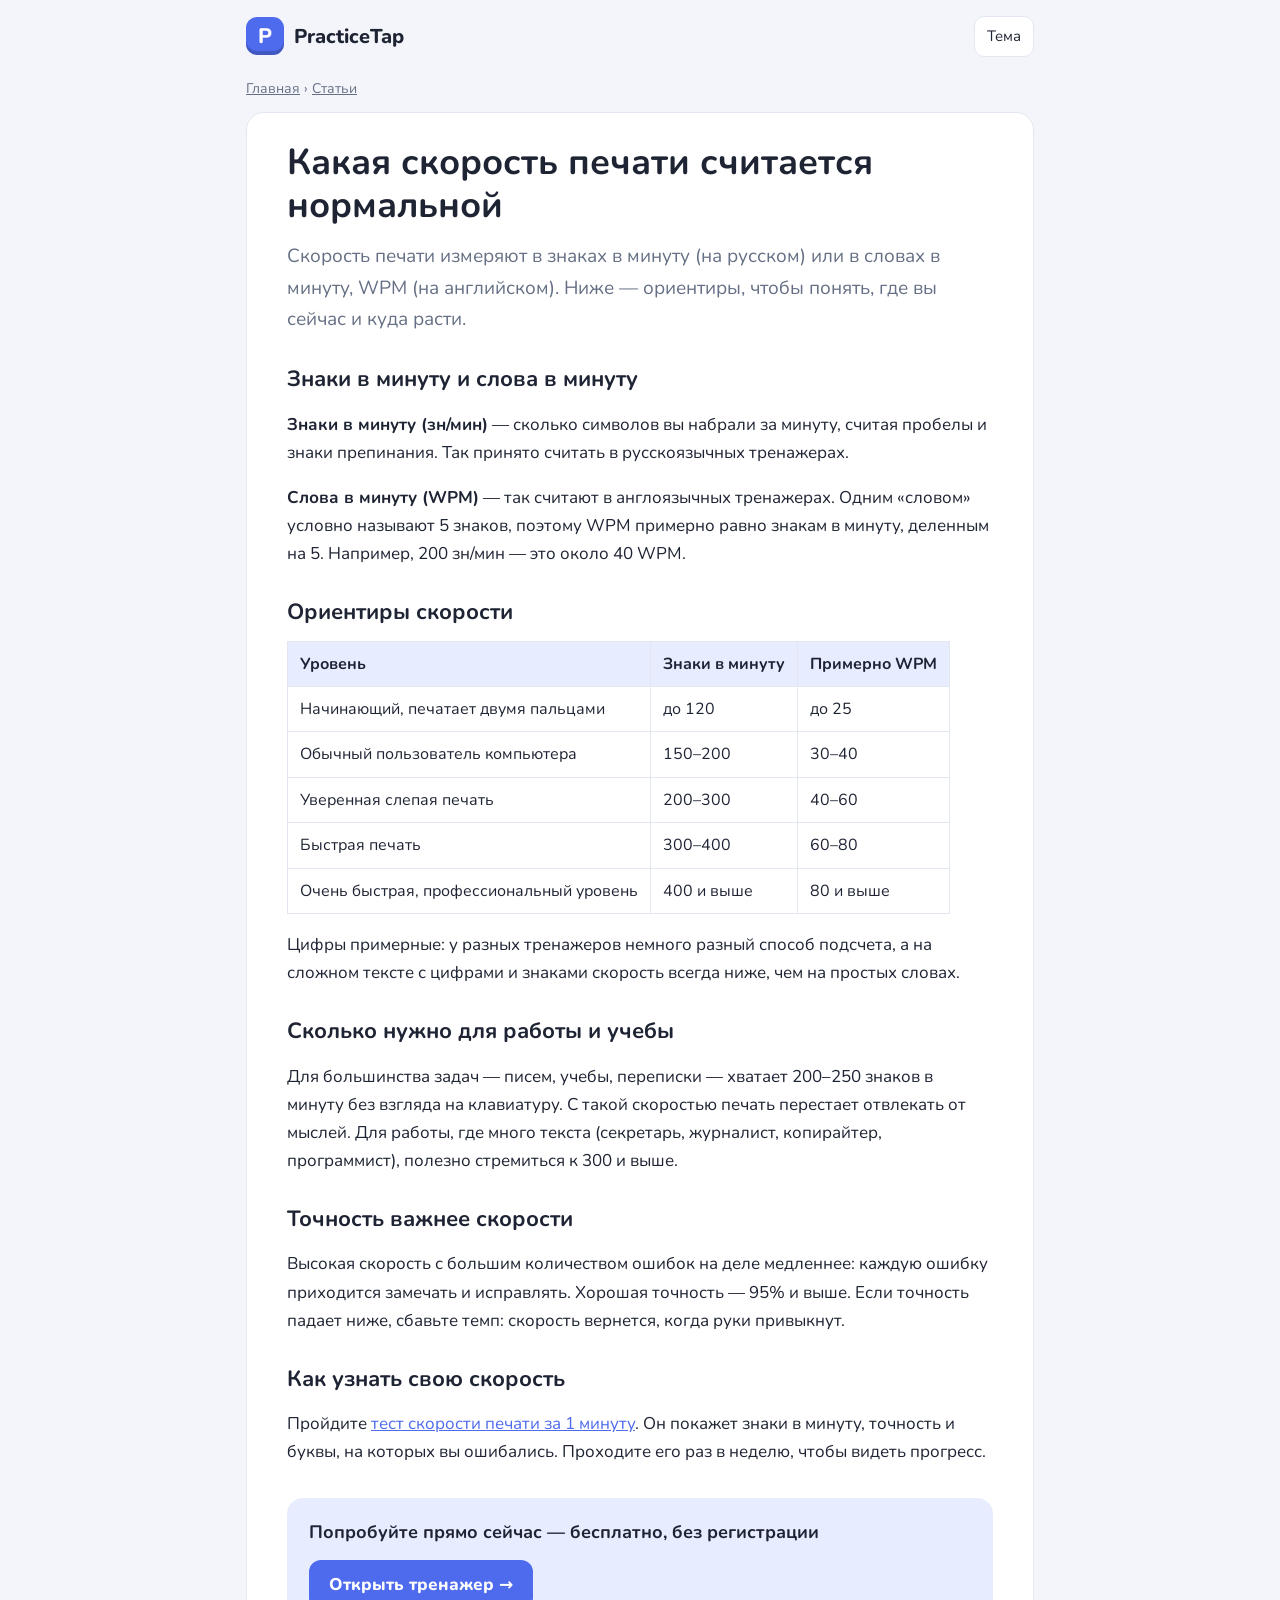
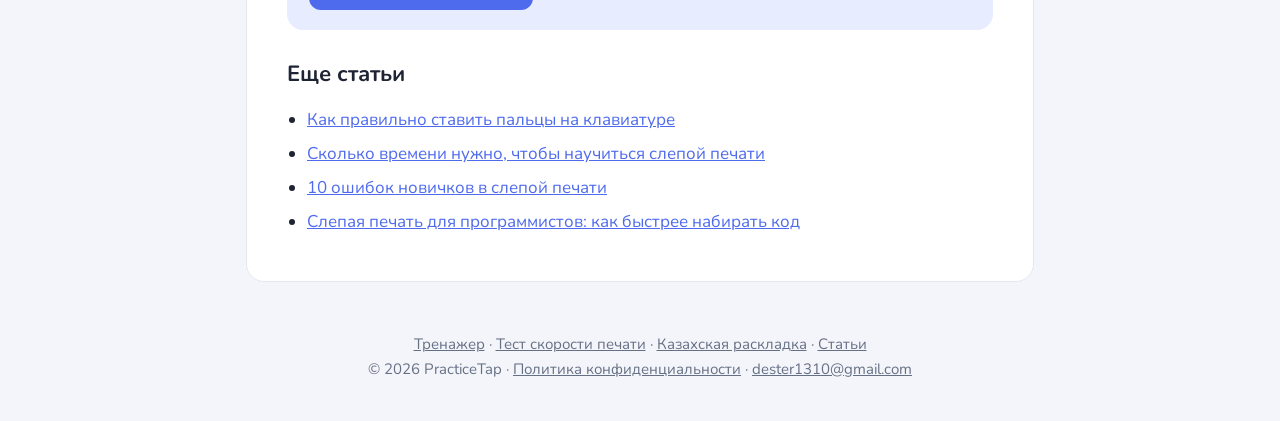
<file: stati/normalnaya-skorost.html>
<!DOCTYPE html>
<html lang="ru" data-theme="light">
<head>
<meta charset="UTF-8">
<meta name="viewport" content="width=device-width, initial-scale=1.0">
<title>Какая скорость печати считается нормальной — PracticeTap</title>
<meta name="description" content="Знаки в минуту и слова в минуту: как считается скорость печати, какие результаты бывают у новичков, у опытных пользователей и у профессионалов.">
<link rel="canonical" href="https://practicetap.com/stati/normalnaya-skorost.html">
<meta property="og:type" content="article">
<meta property="og:url" content="https://practicetap.com/stati/normalnaya-skorost.html">
<meta property="og:title" content="Какая скорость печати считается нормальной — PracticeTap">
<meta property="og:description" content="Знаки в минуту и слова в минуту: как считается скорость печати, какие результаты бывают у новичков, у опытных пользователей и у профессионалов.">
<meta property="og:site_name" content="PracticeTap">
<meta property="og:image" content="https://practicetap.com/og-image.jpg">
<meta name="twitter:card" content="summary_large_image">
<meta name="theme-color" content="#4f6bed">
<link rel="icon" href="/favicon.ico" sizes="any">
<link rel="apple-touch-icon" href="/apple-touch-icon.png">
<script>
(function () {
  var t = null;
  try { t = localStorage.getItem('pt_theme'); } catch (e) {}
  if (t !== 'light' && t !== 'dark') {
    t = (window.matchMedia && window.matchMedia('(prefers-color-scheme: dark)').matches) ? 'dark' : 'light';
  }
  document.documentElement.setAttribute('data-theme', t);
})();
</script>
<link rel="preconnect" href="https://fonts.googleapis.com">
<link rel="preconnect" href="https://fonts.gstatic.com" crossorigin>
<link rel="stylesheet" href="https://fonts.googleapis.com/css2?family=JetBrains+Mono:wght@400;600&family=Nunito:wght@500;700;800&display=swap">
<style>
html[data-theme="light"]{color-scheme:light;--bg:#f3f5fa;--surface:#fff;--text:#1e2433;--muted:#667085;--border:#e3e8f0;--accent:#4f6bed;--accent-soft:#e8ecff;--key:#eef1f7}
html[data-theme="dark"]{color-scheme:dark;--bg:#0e131d;--surface:#161c28;--text:#e7eaf1;--muted:#98a2b3;--border:#262f40;--accent:#8197ff;--accent-soft:#232c4c;--key:#232b3b}
*{box-sizing:border-box}
body{margin:0;background:var(--bg);color:var(--text);font-family:Nunito,system-ui,-apple-system,"Segoe UI",Roboto,Arial,sans-serif;font-size:17px;line-height:1.65}
a{color:var(--accent)}
.top{max-width:820px;margin:0 auto;padding:16px;display:flex;align-items:center;justify-content:space-between;gap:12px}
.logo{display:flex;align-items:center;gap:10px;text-decoration:none;color:var(--text);font-weight:800;font-size:20px}
.logo-key{width:38px;height:38px;border-radius:11px;background:var(--accent);color:#fff;display:grid;place-items:center;font-size:21px;box-shadow:inset 0 -4px 0 rgba(0,0,0,.18)}
.theme{border:1px solid var(--border);background:var(--surface);color:var(--text);border-radius:10px;padding:7px 12px;font:inherit;font-size:15px;cursor:pointer}
main{max-width:820px;margin:0 auto;padding:0 16px 40px}
article,.card{background:var(--surface);border:1px solid var(--border);border-radius:18px;padding:28px clamp(18px,4vw,40px)}
.crumbs{font-size:14px;color:var(--muted);margin:4px 0 12px}
.crumbs a{color:var(--muted)}
h1{font-size:clamp(26px,5vw,36px);line-height:1.2;margin:0 0 14px}
h2{font-size:22px;line-height:1.3;margin:30px 0 10px}
.lead{font-size:19px;color:var(--muted);margin:0 0 8px}
kbd{display:inline-block;min-width:1.6em;text-align:center;padding:1px 7px;border:1px solid var(--border);border-bottom-width:3px;border-radius:7px;background:var(--key);font-family:inherit;font-size:.9em;font-weight:700}
code{font-family:"JetBrains Mono",ui-monospace,Consolas,monospace;background:var(--key);padding:1px 6px;border-radius:6px;font-size:.92em}
table{width:100%;border-collapse:collapse;margin:14px 0;font-size:16px;display:block;overflow-x:auto}
th,td{border:1px solid var(--border);padding:9px 12px;text-align:left;vertical-align:top}
th{background:var(--accent-soft)}
li{margin:6px 0}
.big-list>li h2{font-size:20px;margin:22px 0 4px}
.cta{margin:32px 0 6px;padding:20px 22px;border-radius:16px;background:var(--accent-soft);display:flex;flex-wrap:wrap;align-items:center;justify-content:space-between;gap:12px}
.cta b{font-size:18px}
.btn{display:inline-block;background:var(--accent);color:#fff;text-decoration:none;font-weight:800;padding:11px 20px;border-radius:12px}
.more{margin-top:28px}
.more ul{padding-left:20px}
.list{list-style:none;padding:0;margin:0;display:grid;gap:14px}
.list a{display:block;text-decoration:none;color:var(--text);background:var(--surface);border:1px solid var(--border);border-radius:16px;padding:18px 22px}
.list a:hover{border-color:var(--accent)}
.list b{display:block;font-size:19px;color:var(--accent);margin-bottom:4px}
.list span{color:var(--muted);font-size:16px}
footer{max-width:820px;margin:0 auto;padding:10px 16px 40px;color:var(--muted);font-size:15px;text-align:center}
footer a{color:var(--muted)}
</style>
<script type="application/ld+json">{"@context": "https://schema.org", "@type": "Article", "headline": "Какая скорость печати считается нормальной", "description": "Знаки в минуту и слова в минуту: как считается скорость печати, какие результаты бывают у новичков, у опытных пользователей и у профессионалов.", "inLanguage": "ru", "datePublished": "2026-11-10", "dateModified": "2026-11-10", "mainEntityOfPage": "https://practicetap.com/stati/normalnaya-skorost.html", "image": "https://practicetap.com/og-image.jpg", "author": {"@type": "Organization", "name": "PracticeTap", "url": "https://practicetap.com/"}, "publisher": {"@type": "Organization", "name": "PracticeTap", "url": "https://practicetap.com/"}}</script>
<!-- Yandex.Metrika counter -->
<script type="text/javascript">
    (function(m,e,t,r,i,k,a){
        m[i]=m[i]||function(){(m[i].a=m[i].a||[]).push(arguments)};
        m[i].l=1*new Date();
        for (var j = 0; j < document.scripts.length; j++) {if (document.scripts[j].src === r) { return; }}
        k=e.createElement(t),a=e.getElementsByTagName(t)[0],k.async=1,k.src=r,a.parentNode.insertBefore(k,a)
    })(window, document,'script','https://mc.yandex.ru/metrika/tag.js?id=114137987', 'ym');

    ym(114137987, 'init', {ssr:true, webvisor:true, clickmap:true, ecommerce:"dataLayer", referrer: document.referrer, url: location.href, accurateTrackBounce:true, trackLinks:true});
</script>
<noscript><div><img src="https://mc.yandex.ru/watch/114137987" style="position:absolute; left:-9999px;" alt="" /></div></noscript>
<!-- /Yandex.Metrika counter -->
</head>
<body>
<header class="top"><a class="logo" href="/"><span class="logo-key">P</span>PracticeTap</a><button class="theme" id="themeBtn" type="button" aria-label="Сменить тему">Тема</button></header>
<main>
<p class="crumbs"><a href="/">Главная</a> › <a href="/stati/">Статьи</a></p>
<article>
<h1>Какая скорость печати считается нормальной</h1>
<p class="lead">Скорость печати измеряют в знаках в минуту (на русском) или в словах в минуту, WPM (на английском). Ниже — ориентиры, чтобы понять, где вы сейчас и куда расти.</p>
<h2>Знаки в минуту и слова в минуту</h2>
<p><b>Знаки в минуту (зн/мин)</b> — сколько символов вы набрали за минуту, считая пробелы и знаки препинания. Так принято считать в русскоязычных тренажерах.</p>
<p><b>Слова в минуту (WPM)</b> — так считают в англоязычных тренажерах. Одним «словом» условно называют 5 знаков, поэтому WPM примерно равно знакам в минуту, деленным на 5. Например, 200 зн/мин — это около 40 WPM.</p>

<h2>Ориентиры скорости</h2>
<table>
<thead><tr><th>Уровень</th><th>Знаки в минуту</th><th>Примерно WPM</th></tr></thead>
<tbody>
<tr><td>Начинающий, печатает двумя пальцами</td><td>до 120</td><td>до 25</td></tr>
<tr><td>Обычный пользователь компьютера</td><td>150–200</td><td>30–40</td></tr>
<tr><td>Уверенная слепая печать</td><td>200–300</td><td>40–60</td></tr>
<tr><td>Быстрая печать</td><td>300–400</td><td>60–80</td></tr>
<tr><td>Очень быстрая, профессиональный уровень</td><td>400 и выше</td><td>80 и выше</td></tr>
</tbody>
</table>
<p>Цифры примерные: у разных тренажеров немного разный способ подсчета, а на сложном тексте с цифрами и знаками скорость всегда ниже, чем на простых словах.</p>

<h2>Сколько нужно для работы и учебы</h2>
<p>Для большинства задач — писем, учебы, переписки — хватает 200–250 знаков в минуту без взгляда на клавиатуру. С такой скоростью печать перестает отвлекать от мыслей. Для работы, где много текста (секретарь, журналист, копирайтер, программист), полезно стремиться к 300 и выше.</p>

<h2>Точность важнее скорости</h2>
<p>Высокая скорость с большим количеством ошибок на деле медленнее: каждую ошибку приходится замечать и исправлять. Хорошая точность — 95% и выше. Если точность падает ниже, сбавьте темп: скорость вернется, когда руки привыкнут.</p>

<h2>Как узнать свою скорость</h2>
<p>Пройдите <a href="/test-skorosti/">тест скорости печати за 1 минуту</a>. Он покажет знаки в минуту, точность и буквы, на которых вы ошибались. Проходите его раз в неделю, чтобы видеть прогресс.</p>
<div class="cta"><b>Попробуйте прямо сейчас — бесплатно, без регистрации</b><a class="btn" href="/">Открыть тренажер →</a></div>
<div class="more"><h2>Еще статьи</h2><ul>
<li><a href="/stati/kak-stavit-paltsy.html">Как правильно ставить пальцы на клавиатуре</a></li>
<li><a href="/stati/skolko-uchitsya.html">Сколько времени нужно, чтобы научиться слепой печати</a></li>
<li><a href="/stati/oshibki-novichkov.html">10 ошибок новичков в слепой печати</a></li>
<li><a href="/stati/pechat-koda.html">Слепая печать для программистов: как быстрее набирать код</a></li>
</ul></div>
</article>
</main>
<footer><a href="/">Тренажер</a> · <a href="/test-skorosti/">Тест скорости печати</a> · <a href="/kazakh/">Казахская раскладка</a> · <a href="/stati/">Статьи</a><br>© 2026 PracticeTap · <a href="/privacy.html">Политика конфиденциальности</a> · <a href="mailto:dester1310@gmail.com">dester1310@gmail.com</a></footer>
<script>
document.getElementById('themeBtn').addEventListener('click', function () {
  var t = document.documentElement.getAttribute('data-theme') === 'dark' ? 'light' : 'dark';
  document.documentElement.setAttribute('data-theme', t);
  try { localStorage.setItem('pt_theme', t); } catch (e) {}
});
</script>
</body>
</html>
</file>
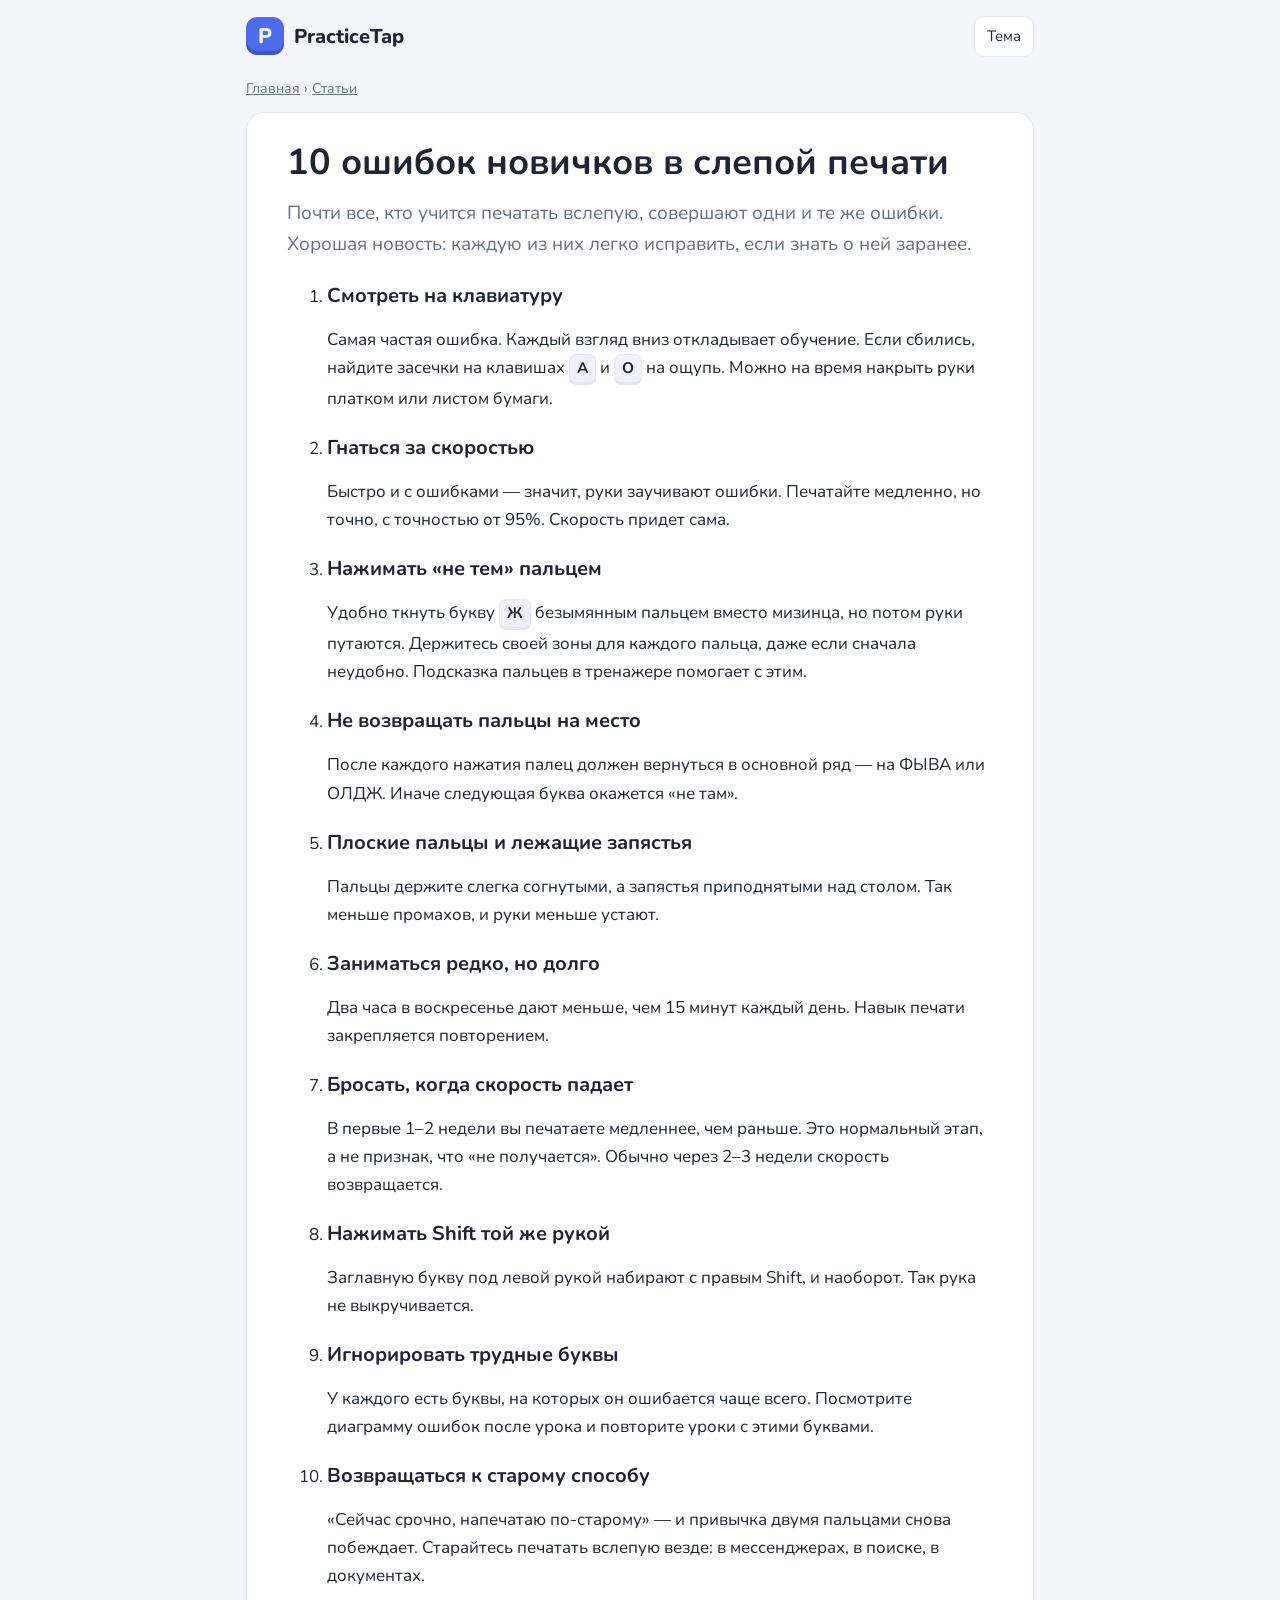
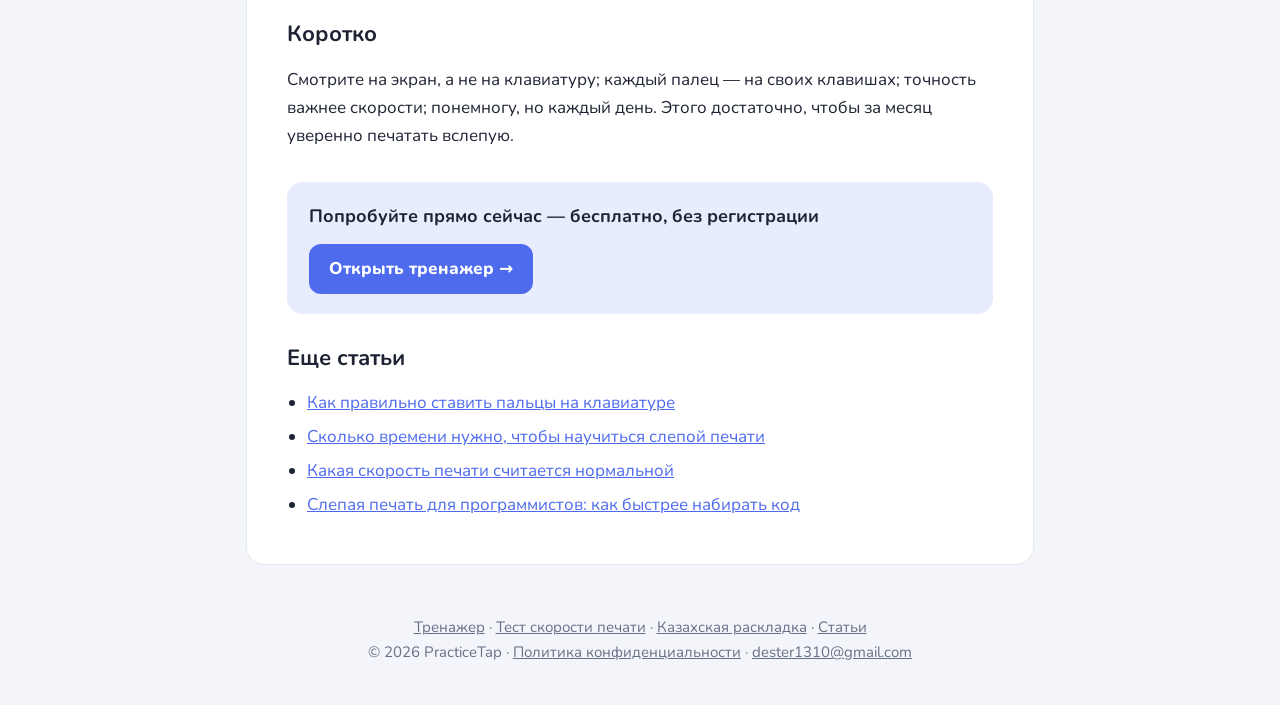
<file: stati/oshibki-novichkov.html>
<!DOCTYPE html>
<html lang="ru" data-theme="light">
<head>
<meta charset="UTF-8">
<meta name="viewport" content="width=device-width, initial-scale=1.0">
<title>10 ошибок новичков в слепой печати — PracticeTap</title>
<meta name="description" content="Почему слепая печать не получается: подглядывание, погоня за скоростью, неправильные пальцы, плоские руки и другие частые ошибки — и как их исправить.">
<link rel="canonical" href="https://practicetap.com/stati/oshibki-novichkov.html">
<meta property="og:type" content="article">
<meta property="og:url" content="https://practicetap.com/stati/oshibki-novichkov.html">
<meta property="og:title" content="10 ошибок новичков в слепой печати — PracticeTap">
<meta property="og:description" content="Почему слепая печать не получается: подглядывание, погоня за скоростью, неправильные пальцы, плоские руки и другие частые ошибки — и как их исправить.">
<meta property="og:site_name" content="PracticeTap">
<meta property="og:image" content="https://practicetap.com/og-image.jpg">
<meta name="twitter:card" content="summary_large_image">
<meta name="theme-color" content="#4f6bed">
<link rel="icon" href="/favicon.ico" sizes="any">
<link rel="apple-touch-icon" href="/apple-touch-icon.png">
<script>
(function () {
  var t = null;
  try { t = localStorage.getItem('pt_theme'); } catch (e) {}
  if (t !== 'light' && t !== 'dark') {
    t = (window.matchMedia && window.matchMedia('(prefers-color-scheme: dark)').matches) ? 'dark' : 'light';
  }
  document.documentElement.setAttribute('data-theme', t);
})();
</script>
<link rel="preconnect" href="https://fonts.googleapis.com">
<link rel="preconnect" href="https://fonts.gstatic.com" crossorigin>
<link rel="stylesheet" href="https://fonts.googleapis.com/css2?family=JetBrains+Mono:wght@400;600&family=Nunito:wght@500;700;800&display=swap">
<style>
html[data-theme="light"]{color-scheme:light;--bg:#f3f5fa;--surface:#fff;--text:#1e2433;--muted:#667085;--border:#e3e8f0;--accent:#4f6bed;--accent-soft:#e8ecff;--key:#eef1f7}
html[data-theme="dark"]{color-scheme:dark;--bg:#0e131d;--surface:#161c28;--text:#e7eaf1;--muted:#98a2b3;--border:#262f40;--accent:#8197ff;--accent-soft:#232c4c;--key:#232b3b}
*{box-sizing:border-box}
body{margin:0;background:var(--bg);color:var(--text);font-family:Nunito,system-ui,-apple-system,"Segoe UI",Roboto,Arial,sans-serif;font-size:17px;line-height:1.65}
a{color:var(--accent)}
.top{max-width:820px;margin:0 auto;padding:16px;display:flex;align-items:center;justify-content:space-between;gap:12px}
.logo{display:flex;align-items:center;gap:10px;text-decoration:none;color:var(--text);font-weight:800;font-size:20px}
.logo-key{width:38px;height:38px;border-radius:11px;background:var(--accent);color:#fff;display:grid;place-items:center;font-size:21px;box-shadow:inset 0 -4px 0 rgba(0,0,0,.18)}
.theme{border:1px solid var(--border);background:var(--surface);color:var(--text);border-radius:10px;padding:7px 12px;font:inherit;font-size:15px;cursor:pointer}
main{max-width:820px;margin:0 auto;padding:0 16px 40px}
article,.card{background:var(--surface);border:1px solid var(--border);border-radius:18px;padding:28px clamp(18px,4vw,40px)}
.crumbs{font-size:14px;color:var(--muted);margin:4px 0 12px}
.crumbs a{color:var(--muted)}
h1{font-size:clamp(26px,5vw,36px);line-height:1.2;margin:0 0 14px}
h2{font-size:22px;line-height:1.3;margin:30px 0 10px}
.lead{font-size:19px;color:var(--muted);margin:0 0 8px}
kbd{display:inline-block;min-width:1.6em;text-align:center;padding:1px 7px;border:1px solid var(--border);border-bottom-width:3px;border-radius:7px;background:var(--key);font-family:inherit;font-size:.9em;font-weight:700}
code{font-family:"JetBrains Mono",ui-monospace,Consolas,monospace;background:var(--key);padding:1px 6px;border-radius:6px;font-size:.92em}
table{width:100%;border-collapse:collapse;margin:14px 0;font-size:16px;display:block;overflow-x:auto}
th,td{border:1px solid var(--border);padding:9px 12px;text-align:left;vertical-align:top}
th{background:var(--accent-soft)}
li{margin:6px 0}
.big-list>li h2{font-size:20px;margin:22px 0 4px}
.cta{margin:32px 0 6px;padding:20px 22px;border-radius:16px;background:var(--accent-soft);display:flex;flex-wrap:wrap;align-items:center;justify-content:space-between;gap:12px}
.cta b{font-size:18px}
.btn{display:inline-block;background:var(--accent);color:#fff;text-decoration:none;font-weight:800;padding:11px 20px;border-radius:12px}
.more{margin-top:28px}
.more ul{padding-left:20px}
.list{list-style:none;padding:0;margin:0;display:grid;gap:14px}
.list a{display:block;text-decoration:none;color:var(--text);background:var(--surface);border:1px solid var(--border);border-radius:16px;padding:18px 22px}
.list a:hover{border-color:var(--accent)}
.list b{display:block;font-size:19px;color:var(--accent);margin-bottom:4px}
.list span{color:var(--muted);font-size:16px}
footer{max-width:820px;margin:0 auto;padding:10px 16px 40px;color:var(--muted);font-size:15px;text-align:center}
footer a{color:var(--muted)}
</style>
<script type="application/ld+json">{"@context": "https://schema.org", "@type": "Article", "headline": "10 ошибок новичков в слепой печати", "description": "Почему слепая печать не получается: подглядывание, погоня за скоростью, неправильные пальцы, плоские руки и другие частые ошибки — и как их исправить.", "inLanguage": "ru", "datePublished": "2026-11-10", "dateModified": "2026-11-10", "mainEntityOfPage": "https://practicetap.com/stati/oshibki-novichkov.html", "image": "https://practicetap.com/og-image.jpg", "author": {"@type": "Organization", "name": "PracticeTap", "url": "https://practicetap.com/"}, "publisher": {"@type": "Organization", "name": "PracticeTap", "url": "https://practicetap.com/"}}</script>
<!-- Yandex.Metrika counter -->
<script type="text/javascript">
    (function(m,e,t,r,i,k,a){
        m[i]=m[i]||function(){(m[i].a=m[i].a||[]).push(arguments)};
        m[i].l=1*new Date();
        for (var j = 0; j < document.scripts.length; j++) {if (document.scripts[j].src === r) { return; }}
        k=e.createElement(t),a=e.getElementsByTagName(t)[0],k.async=1,k.src=r,a.parentNode.insertBefore(k,a)
    })(window, document,'script','https://mc.yandex.ru/metrika/tag.js?id=114137987', 'ym');

    ym(114137987, 'init', {ssr:true, webvisor:true, clickmap:true, ecommerce:"dataLayer", referrer: document.referrer, url: location.href, accurateTrackBounce:true, trackLinks:true});
</script>
<noscript><div><img src="https://mc.yandex.ru/watch/114137987" style="position:absolute; left:-9999px;" alt="" /></div></noscript>
<!-- /Yandex.Metrika counter -->
</head>
<body>
<header class="top"><a class="logo" href="/"><span class="logo-key">P</span>PracticeTap</a><button class="theme" id="themeBtn" type="button" aria-label="Сменить тему">Тема</button></header>
<main>
<p class="crumbs"><a href="/">Главная</a> › <a href="/stati/">Статьи</a></p>
<article>
<h1>10 ошибок новичков в слепой печати</h1>
<p class="lead">Почти все, кто учится печатать вслепую, совершают одни и те же ошибки. Хорошая новость: каждую из них легко исправить, если знать о ней заранее.</p>
<ol class="big-list">
<li><h2>Смотреть на клавиатуру</h2>
<p>Самая частая ошибка. Каждый взгляд вниз откладывает обучение. Если сбились, найдите засечки на клавишах <kbd>А</kbd> и <kbd>О</kbd> на ощупь. Можно на время накрыть руки платком или листом бумаги.</p></li>
<li><h2>Гнаться за скоростью</h2>
<p>Быстро и с ошибками — значит, руки заучивают ошибки. Печатайте медленно, но точно, с точностью от 95%. Скорость придет сама.</p></li>
<li><h2>Нажимать «не тем» пальцем</h2>
<p>Удобно ткнуть букву <kbd>Ж</kbd> безымянным пальцем вместо мизинца, но потом руки путаются. Держитесь своей зоны для каждого пальца, даже если сначала неудобно. Подсказка пальцев в тренажере помогает с этим.</p></li>
<li><h2>Не возвращать пальцы на место</h2>
<p>После каждого нажатия палец должен вернуться в основной ряд — на ФЫВА или ОЛДЖ. Иначе следующая буква окажется «не там».</p></li>
<li><h2>Плоские пальцы и лежащие запястья</h2>
<p>Пальцы держите слегка согнутыми, а запястья приподнятыми над столом. Так меньше промахов, и руки меньше устают.</p></li>
<li><h2>Заниматься редко, но долго</h2>
<p>Два часа в воскресенье дают меньше, чем 15 минут каждый день. Навык печати закрепляется повторением.</p></li>
<li><h2>Бросать, когда скорость падает</h2>
<p>В первые 1–2 недели вы печатаете медленнее, чем раньше. Это нормальный этап, а не признак, что «не получается». Обычно через 2–3 недели скорость возвращается.</p></li>
<li><h2>Нажимать Shift той же рукой</h2>
<p>Заглавную букву под левой рукой набирают с правым Shift, и наоборот. Так рука не выкручивается.</p></li>
<li><h2>Игнорировать трудные буквы</h2>
<p>У каждого есть буквы, на которых он ошибается чаще всего. Посмотрите диаграмму ошибок после урока и повторите уроки с этими буквами.</p></li>
<li><h2>Возвращаться к старому способу</h2>
<p>«Сейчас срочно, напечатаю по-старому» — и привычка двумя пальцами снова побеждает. Старайтесь печатать вслепую везде: в мессенджерах, в поиске, в документах.</p></li>
</ol>
<h2>Коротко</h2>
<p>Смотрите на экран, а не на клавиатуру; каждый палец — на своих клавишах; точность важнее скорости; понемногу, но каждый день. Этого достаточно, чтобы за месяц уверенно печатать вслепую.</p>
<div class="cta"><b>Попробуйте прямо сейчас — бесплатно, без регистрации</b><a class="btn" href="/">Открыть тренажер →</a></div>
<div class="more"><h2>Еще статьи</h2><ul>
<li><a href="/stati/kak-stavit-paltsy.html">Как правильно ставить пальцы на клавиатуре</a></li>
<li><a href="/stati/skolko-uchitsya.html">Сколько времени нужно, чтобы научиться слепой печати</a></li>
<li><a href="/stati/normalnaya-skorost.html">Какая скорость печати считается нормальной</a></li>
<li><a href="/stati/pechat-koda.html">Слепая печать для программистов: как быстрее набирать код</a></li>
</ul></div>
</article>
</main>
<footer><a href="/">Тренажер</a> · <a href="/test-skorosti/">Тест скорости печати</a> · <a href="/kazakh/">Казахская раскладка</a> · <a href="/stati/">Статьи</a><br>© 2026 PracticeTap · <a href="/privacy.html">Политика конфиденциальности</a> · <a href="mailto:dester1310@gmail.com">dester1310@gmail.com</a></footer>
<script>
document.getElementById('themeBtn').addEventListener('click', function () {
  var t = document.documentElement.getAttribute('data-theme') === 'dark' ? 'light' : 'dark';
  document.documentElement.setAttribute('data-theme', t);
  try { localStorage.setItem('pt_theme', t); } catch (e) {}
});
</script>
</body>
</html>
</file>
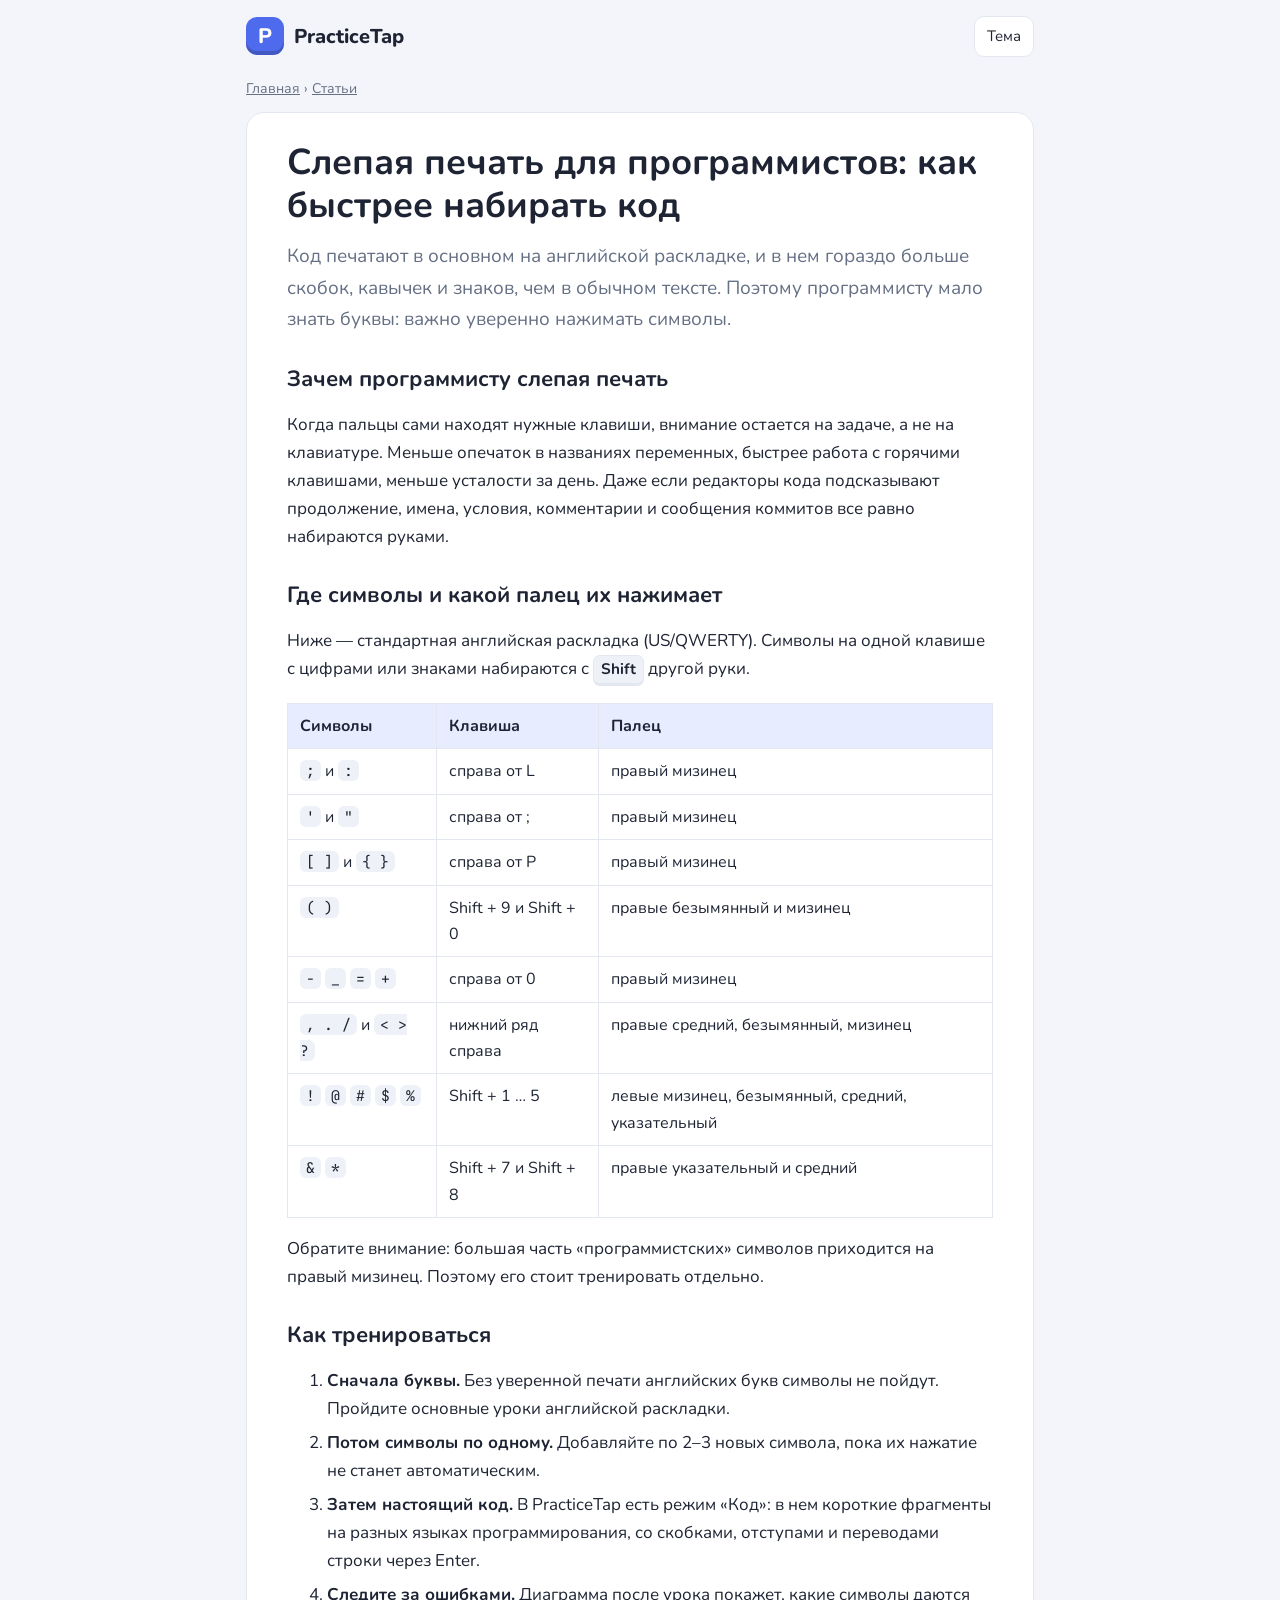
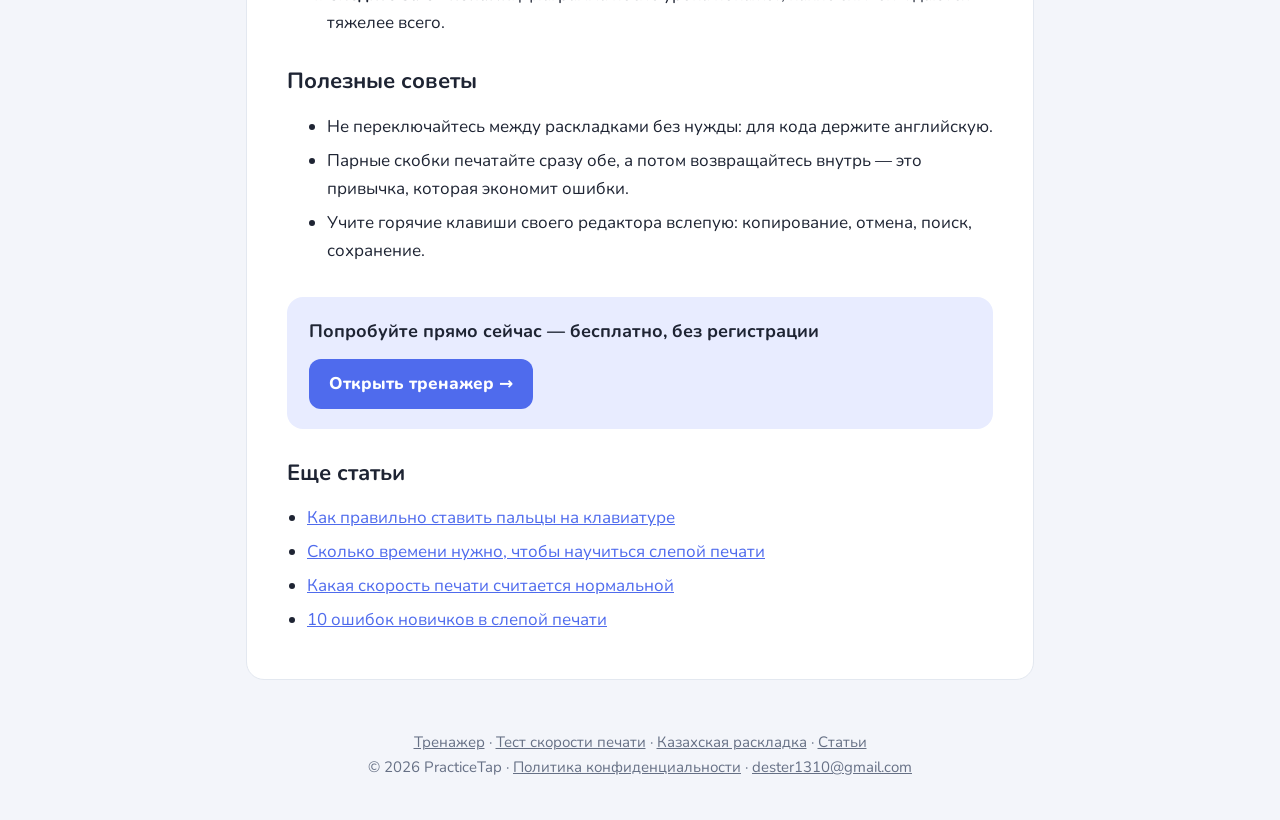
<file: stati/pechat-koda.html>
<!DOCTYPE html>
<html lang="ru" data-theme="light">
<head>
<meta charset="UTF-8">
<meta name="viewport" content="width=device-width, initial-scale=1.0">
<title>Слепая печать для программистов: как быстрее набирать код — PracticeTap</title>
<meta name="description" content="Как печатать код вслепую: скобки, точка с запятой, кавычки и другие символы, какие пальцы за них отвечают, и почему программисту стоит учиться слепой печати.">
<link rel="canonical" href="https://practicetap.com/stati/pechat-koda.html">
<meta property="og:type" content="article">
<meta property="og:url" content="https://practicetap.com/stati/pechat-koda.html">
<meta property="og:title" content="Слепая печать для программистов: как быстрее набирать код — PracticeTap">
<meta property="og:description" content="Как печатать код вслепую: скобки, точка с запятой, кавычки и другие символы, какие пальцы за них отвечают, и почему программисту стоит учиться слепой печати.">
<meta property="og:site_name" content="PracticeTap">
<meta property="og:image" content="https://practicetap.com/og-image.jpg">
<meta name="twitter:card" content="summary_large_image">
<meta name="theme-color" content="#4f6bed">
<link rel="icon" href="/favicon.ico" sizes="any">
<link rel="apple-touch-icon" href="/apple-touch-icon.png">
<script>
(function () {
  var t = null;
  try { t = localStorage.getItem('pt_theme'); } catch (e) {}
  if (t !== 'light' && t !== 'dark') {
    t = (window.matchMedia && window.matchMedia('(prefers-color-scheme: dark)').matches) ? 'dark' : 'light';
  }
  document.documentElement.setAttribute('data-theme', t);
})();
</script>
<link rel="preconnect" href="https://fonts.googleapis.com">
<link rel="preconnect" href="https://fonts.gstatic.com" crossorigin>
<link rel="stylesheet" href="https://fonts.googleapis.com/css2?family=JetBrains+Mono:wght@400;600&family=Nunito:wght@500;700;800&display=swap">
<style>
html[data-theme="light"]{color-scheme:light;--bg:#f3f5fa;--surface:#fff;--text:#1e2433;--muted:#667085;--border:#e3e8f0;--accent:#4f6bed;--accent-soft:#e8ecff;--key:#eef1f7}
html[data-theme="dark"]{color-scheme:dark;--bg:#0e131d;--surface:#161c28;--text:#e7eaf1;--muted:#98a2b3;--border:#262f40;--accent:#8197ff;--accent-soft:#232c4c;--key:#232b3b}
*{box-sizing:border-box}
body{margin:0;background:var(--bg);color:var(--text);font-family:Nunito,system-ui,-apple-system,"Segoe UI",Roboto,Arial,sans-serif;font-size:17px;line-height:1.65}
a{color:var(--accent)}
.top{max-width:820px;margin:0 auto;padding:16px;display:flex;align-items:center;justify-content:space-between;gap:12px}
.logo{display:flex;align-items:center;gap:10px;text-decoration:none;color:var(--text);font-weight:800;font-size:20px}
.logo-key{width:38px;height:38px;border-radius:11px;background:var(--accent);color:#fff;display:grid;place-items:center;font-size:21px;box-shadow:inset 0 -4px 0 rgba(0,0,0,.18)}
.theme{border:1px solid var(--border);background:var(--surface);color:var(--text);border-radius:10px;padding:7px 12px;font:inherit;font-size:15px;cursor:pointer}
main{max-width:820px;margin:0 auto;padding:0 16px 40px}
article,.card{background:var(--surface);border:1px solid var(--border);border-radius:18px;padding:28px clamp(18px,4vw,40px)}
.crumbs{font-size:14px;color:var(--muted);margin:4px 0 12px}
.crumbs a{color:var(--muted)}
h1{font-size:clamp(26px,5vw,36px);line-height:1.2;margin:0 0 14px}
h2{font-size:22px;line-height:1.3;margin:30px 0 10px}
.lead{font-size:19px;color:var(--muted);margin:0 0 8px}
kbd{display:inline-block;min-width:1.6em;text-align:center;padding:1px 7px;border:1px solid var(--border);border-bottom-width:3px;border-radius:7px;background:var(--key);font-family:inherit;font-size:.9em;font-weight:700}
code{font-family:"JetBrains Mono",ui-monospace,Consolas,monospace;background:var(--key);padding:1px 6px;border-radius:6px;font-size:.92em}
table{width:100%;border-collapse:collapse;margin:14px 0;font-size:16px;display:block;overflow-x:auto}
th,td{border:1px solid var(--border);padding:9px 12px;text-align:left;vertical-align:top}
th{background:var(--accent-soft)}
li{margin:6px 0}
.big-list>li h2{font-size:20px;margin:22px 0 4px}
.cta{margin:32px 0 6px;padding:20px 22px;border-radius:16px;background:var(--accent-soft);display:flex;flex-wrap:wrap;align-items:center;justify-content:space-between;gap:12px}
.cta b{font-size:18px}
.btn{display:inline-block;background:var(--accent);color:#fff;text-decoration:none;font-weight:800;padding:11px 20px;border-radius:12px}
.more{margin-top:28px}
.more ul{padding-left:20px}
.list{list-style:none;padding:0;margin:0;display:grid;gap:14px}
.list a{display:block;text-decoration:none;color:var(--text);background:var(--surface);border:1px solid var(--border);border-radius:16px;padding:18px 22px}
.list a:hover{border-color:var(--accent)}
.list b{display:block;font-size:19px;color:var(--accent);margin-bottom:4px}
.list span{color:var(--muted);font-size:16px}
footer{max-width:820px;margin:0 auto;padding:10px 16px 40px;color:var(--muted);font-size:15px;text-align:center}
footer a{color:var(--muted)}
</style>
<script type="application/ld+json">{"@context": "https://schema.org", "@type": "Article", "headline": "Слепая печать для программистов: как быстрее набирать код", "description": "Как печатать код вслепую: скобки, точка с запятой, кавычки и другие символы, какие пальцы за них отвечают, и почему программисту стоит учиться слепой печати.", "inLanguage": "ru", "datePublished": "2026-11-10", "dateModified": "2026-11-10", "mainEntityOfPage": "https://practicetap.com/stati/pechat-koda.html", "image": "https://practicetap.com/og-image.jpg", "author": {"@type": "Organization", "name": "PracticeTap", "url": "https://practicetap.com/"}, "publisher": {"@type": "Organization", "name": "PracticeTap", "url": "https://practicetap.com/"}}</script>
<!-- Yandex.Metrika counter -->
<script type="text/javascript">
    (function(m,e,t,r,i,k,a){
        m[i]=m[i]||function(){(m[i].a=m[i].a||[]).push(arguments)};
        m[i].l=1*new Date();
        for (var j = 0; j < document.scripts.length; j++) {if (document.scripts[j].src === r) { return; }}
        k=e.createElement(t),a=e.getElementsByTagName(t)[0],k.async=1,k.src=r,a.parentNode.insertBefore(k,a)
    })(window, document,'script','https://mc.yandex.ru/metrika/tag.js?id=114137987', 'ym');

    ym(114137987, 'init', {ssr:true, webvisor:true, clickmap:true, ecommerce:"dataLayer", referrer: document.referrer, url: location.href, accurateTrackBounce:true, trackLinks:true});
</script>
<noscript><div><img src="https://mc.yandex.ru/watch/114137987" style="position:absolute; left:-9999px;" alt="" /></div></noscript>
<!-- /Yandex.Metrika counter -->
</head>
<body>
<header class="top"><a class="logo" href="/"><span class="logo-key">P</span>PracticeTap</a><button class="theme" id="themeBtn" type="button" aria-label="Сменить тему">Тема</button></header>
<main>
<p class="crumbs"><a href="/">Главная</a> › <a href="/stati/">Статьи</a></p>
<article>
<h1>Слепая печать для программистов: как быстрее набирать код</h1>
<p class="lead">Код печатают в основном на английской раскладке, и в нем гораздо больше скобок, кавычек и знаков, чем в обычном тексте. Поэтому программисту мало знать буквы: важно уверенно нажимать символы.</p>
<h2>Зачем программисту слепая печать</h2>
<p>Когда пальцы сами находят нужные клавиши, внимание остается на задаче, а не на клавиатуре. Меньше опечаток в названиях переменных, быстрее работа с горячими клавишами, меньше усталости за день. Даже если редакторы кода подсказывают продолжение, имена, условия, комментарии и сообщения коммитов все равно набираются руками.</p>

<h2>Где символы и какой палец их нажимает</h2>
<p>Ниже — стандартная английская раскладка (US/QWERTY). Символы на одной клавише с цифрами или знаками набираются с <kbd>Shift</kbd> другой руки.</p>
<table>
<thead><tr><th>Символы</th><th>Клавиша</th><th>Палец</th></tr></thead>
<tbody>
<tr><td><code>;</code> и <code>:</code></td><td>справа от L</td><td>правый мизинец</td></tr>
<tr><td><code>'</code> и <code>"</code></td><td>справа от ;</td><td>правый мизинец</td></tr>
<tr><td><code>[ ]</code> и <code>{ }</code></td><td>справа от P</td><td>правый мизинец</td></tr>
<tr><td><code>( )</code></td><td>Shift + 9 и Shift + 0</td><td>правые безымянный и мизинец</td></tr>
<tr><td><code>-</code> <code>_</code> <code>=</code> <code>+</code></td><td>справа от 0</td><td>правый мизинец</td></tr>
<tr><td><code>, . /</code> и <code>&lt; &gt; ?</code></td><td>нижний ряд справа</td><td>правые средний, безымянный, мизинец</td></tr>
<tr><td><code>!</code> <code>@</code> <code>#</code> <code>$</code> <code>%</code></td><td>Shift + 1 … 5</td><td>левые мизинец, безымянный, средний, указательный</td></tr>
<tr><td><code>&amp;</code> <code>*</code></td><td>Shift + 7 и Shift + 8</td><td>правые указательный и средний</td></tr>
</tbody>
</table>
<p>Обратите внимание: большая часть «программистских» символов приходится на правый мизинец. Поэтому его стоит тренировать отдельно.</p>

<h2>Как тренироваться</h2>
<ol>
<li><b>Сначала буквы.</b> Без уверенной печати английских букв символы не пойдут. Пройдите основные уроки английской раскладки.</li>
<li><b>Потом символы по одному.</b> Добавляйте по 2–3 новых символа, пока их нажатие не станет автоматическим.</li>
<li><b>Затем настоящий код.</b> В PracticeTap есть режим «Код»: в нем короткие фрагменты на разных языках программирования, со скобками, отступами и переводами строки через Enter.</li>
<li><b>Следите за ошибками.</b> Диаграмма после урока покажет, какие символы даются тяжелее всего.</li>
</ol>

<h2>Полезные советы</h2>
<ul>
<li>Не переключайтесь между раскладками без нужды: для кода держите английскую.</li>
<li>Парные скобки печатайте сразу обе, а потом возвращайтесь внутрь — это привычка, которая экономит ошибки.</li>
<li>Учите горячие клавиши своего редактора вслепую: копирование, отмена, поиск, сохранение.</li>
</ul>
<div class="cta"><b>Попробуйте прямо сейчас — бесплатно, без регистрации</b><a class="btn" href="/">Открыть тренажер →</a></div>
<div class="more"><h2>Еще статьи</h2><ul>
<li><a href="/stati/kak-stavit-paltsy.html">Как правильно ставить пальцы на клавиатуре</a></li>
<li><a href="/stati/skolko-uchitsya.html">Сколько времени нужно, чтобы научиться слепой печати</a></li>
<li><a href="/stati/normalnaya-skorost.html">Какая скорость печати считается нормальной</a></li>
<li><a href="/stati/oshibki-novichkov.html">10 ошибок новичков в слепой печати</a></li>
</ul></div>
</article>
</main>
<footer><a href="/">Тренажер</a> · <a href="/test-skorosti/">Тест скорости печати</a> · <a href="/kazakh/">Казахская раскладка</a> · <a href="/stati/">Статьи</a><br>© 2026 PracticeTap · <a href="/privacy.html">Политика конфиденциальности</a> · <a href="mailto:dester1310@gmail.com">dester1310@gmail.com</a></footer>
<script>
document.getElementById('themeBtn').addEventListener('click', function () {
  var t = document.documentElement.getAttribute('data-theme') === 'dark' ? 'light' : 'dark';
  document.documentElement.setAttribute('data-theme', t);
  try { localStorage.setItem('pt_theme', t); } catch (e) {}
});
</script>
</body>
</html>
</file>
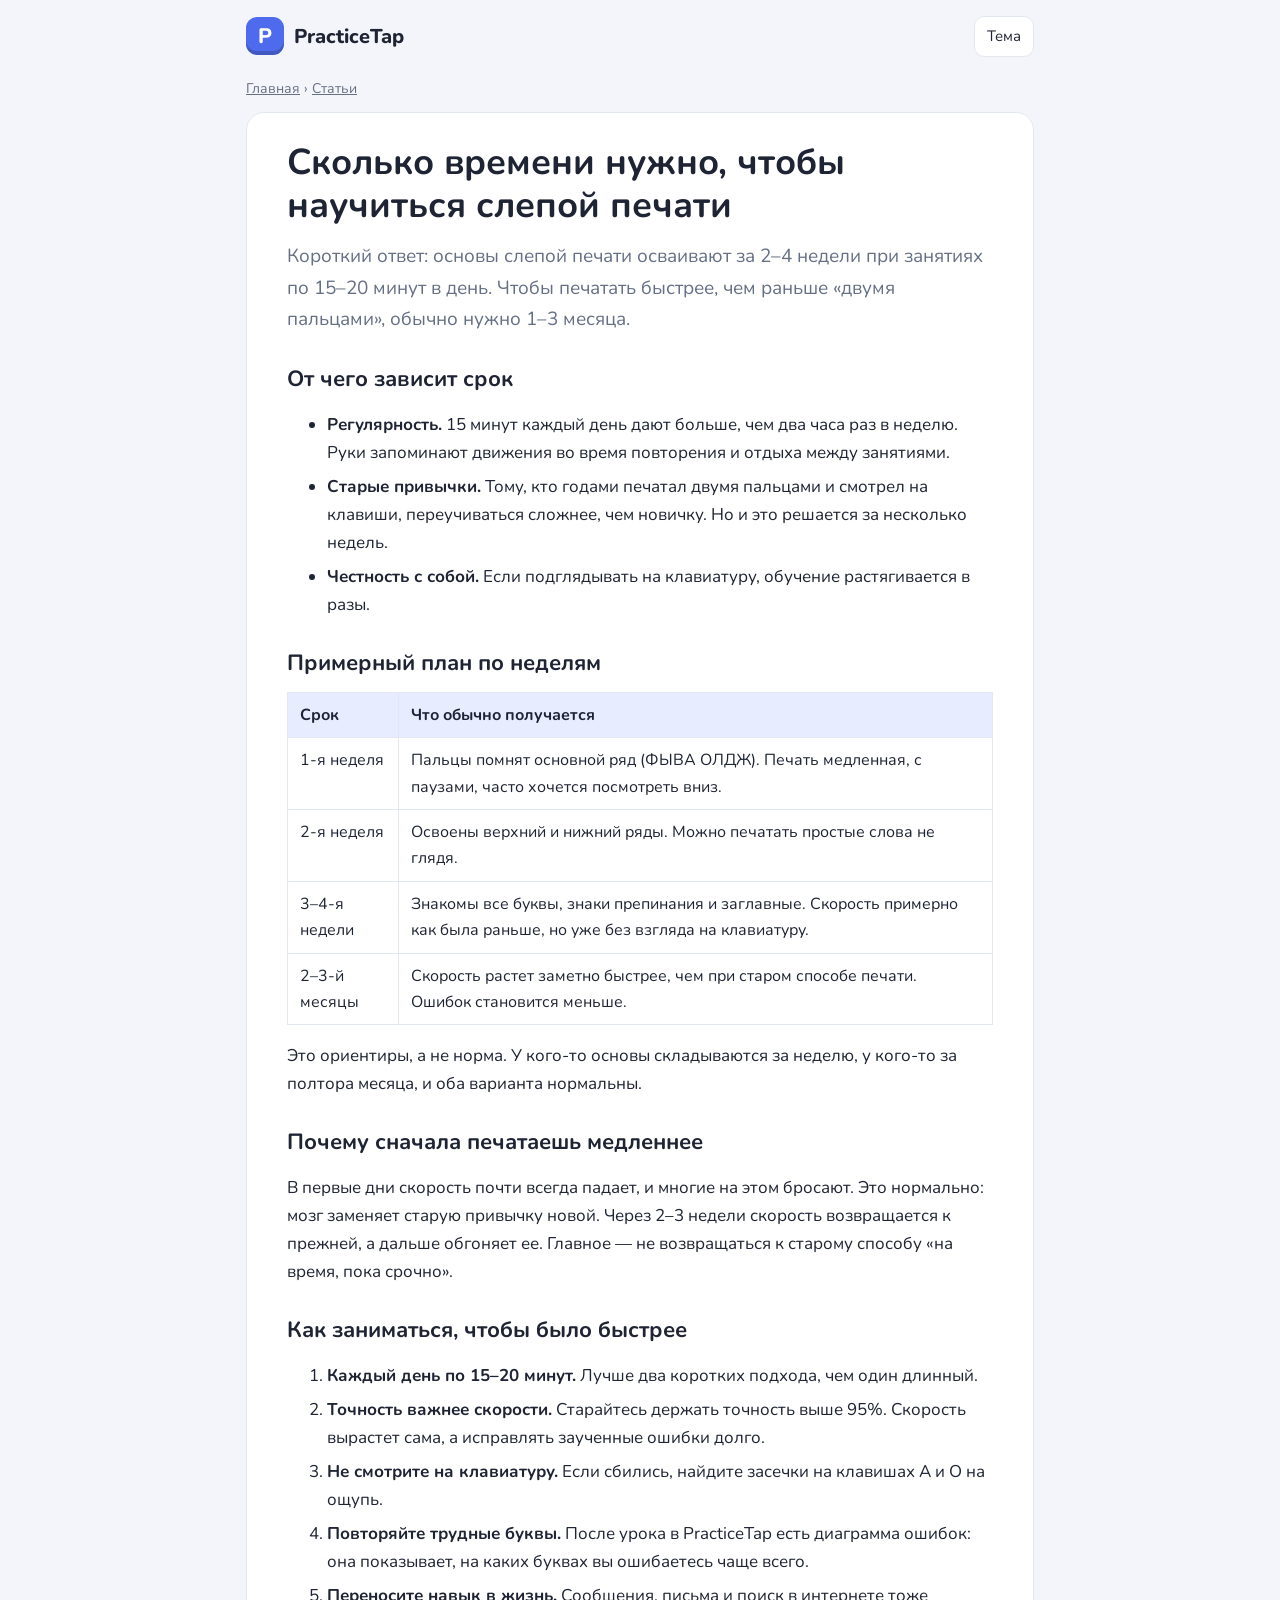
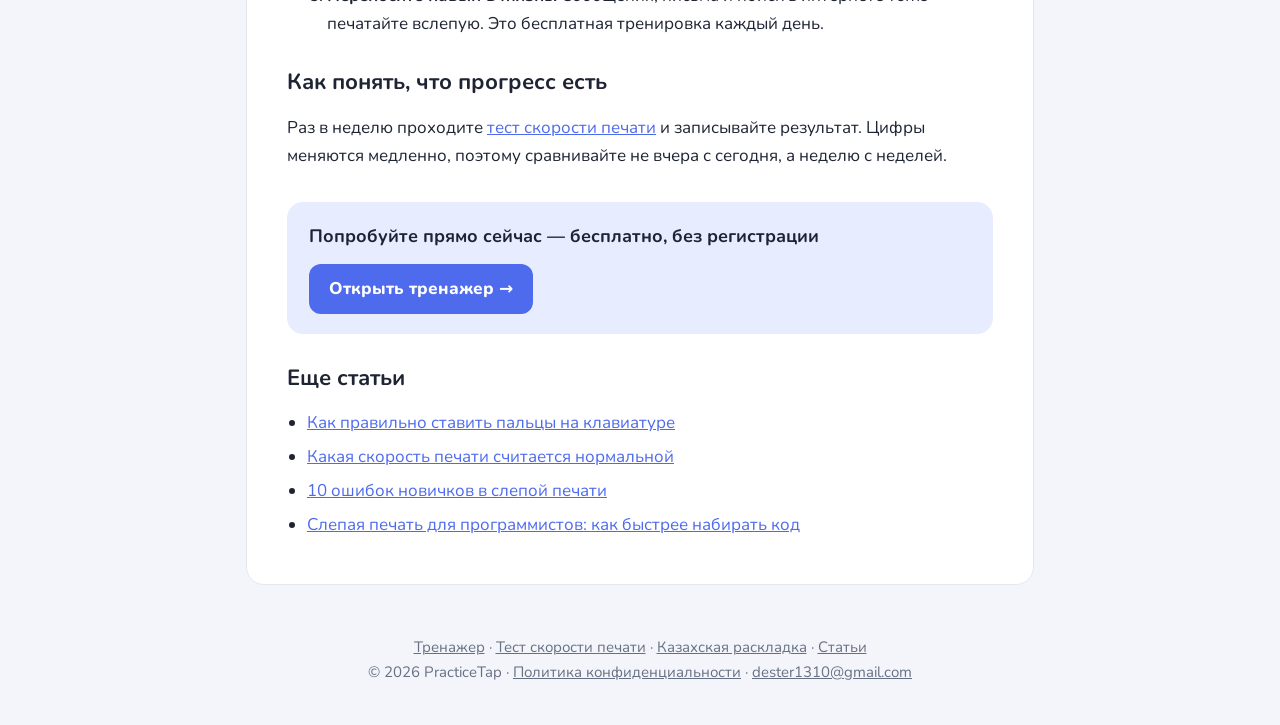
<file: stati/skolko-uchitsya.html>
<!DOCTYPE html>
<html lang="ru" data-theme="light">
<head>
<meta charset="UTF-8">
<meta name="viewport" content="width=device-width, initial-scale=1.0">
<title>Сколько времени нужно, чтобы научиться слепой печати — PracticeTap</title>
<meta name="description" content="Реалистичные сроки обучения слепой печати: что будет через неделю, месяц и три месяца, сколько заниматься в день и почему сначала скорость падает.">
<link rel="canonical" href="https://practicetap.com/stati/skolko-uchitsya.html">
<meta property="og:type" content="article">
<meta property="og:url" content="https://practicetap.com/stati/skolko-uchitsya.html">
<meta property="og:title" content="Сколько времени нужно, чтобы научиться слепой печати — PracticeTap">
<meta property="og:description" content="Реалистичные сроки обучения слепой печати: что будет через неделю, месяц и три месяца, сколько заниматься в день и почему сначала скорость падает.">
<meta property="og:site_name" content="PracticeTap">
<meta property="og:image" content="https://practicetap.com/og-image.jpg">
<meta name="twitter:card" content="summary_large_image">
<meta name="theme-color" content="#4f6bed">
<link rel="icon" href="/favicon.ico" sizes="any">
<link rel="apple-touch-icon" href="/apple-touch-icon.png">
<script>
(function () {
  var t = null;
  try { t = localStorage.getItem('pt_theme'); } catch (e) {}
  if (t !== 'light' && t !== 'dark') {
    t = (window.matchMedia && window.matchMedia('(prefers-color-scheme: dark)').matches) ? 'dark' : 'light';
  }
  document.documentElement.setAttribute('data-theme', t);
})();
</script>
<link rel="preconnect" href="https://fonts.googleapis.com">
<link rel="preconnect" href="https://fonts.gstatic.com" crossorigin>
<link rel="stylesheet" href="https://fonts.googleapis.com/css2?family=JetBrains+Mono:wght@400;600&family=Nunito:wght@500;700;800&display=swap">
<style>
html[data-theme="light"]{color-scheme:light;--bg:#f3f5fa;--surface:#fff;--text:#1e2433;--muted:#667085;--border:#e3e8f0;--accent:#4f6bed;--accent-soft:#e8ecff;--key:#eef1f7}
html[data-theme="dark"]{color-scheme:dark;--bg:#0e131d;--surface:#161c28;--text:#e7eaf1;--muted:#98a2b3;--border:#262f40;--accent:#8197ff;--accent-soft:#232c4c;--key:#232b3b}
*{box-sizing:border-box}
body{margin:0;background:var(--bg);color:var(--text);font-family:Nunito,system-ui,-apple-system,"Segoe UI",Roboto,Arial,sans-serif;font-size:17px;line-height:1.65}
a{color:var(--accent)}
.top{max-width:820px;margin:0 auto;padding:16px;display:flex;align-items:center;justify-content:space-between;gap:12px}
.logo{display:flex;align-items:center;gap:10px;text-decoration:none;color:var(--text);font-weight:800;font-size:20px}
.logo-key{width:38px;height:38px;border-radius:11px;background:var(--accent);color:#fff;display:grid;place-items:center;font-size:21px;box-shadow:inset 0 -4px 0 rgba(0,0,0,.18)}
.theme{border:1px solid var(--border);background:var(--surface);color:var(--text);border-radius:10px;padding:7px 12px;font:inherit;font-size:15px;cursor:pointer}
main{max-width:820px;margin:0 auto;padding:0 16px 40px}
article,.card{background:var(--surface);border:1px solid var(--border);border-radius:18px;padding:28px clamp(18px,4vw,40px)}
.crumbs{font-size:14px;color:var(--muted);margin:4px 0 12px}
.crumbs a{color:var(--muted)}
h1{font-size:clamp(26px,5vw,36px);line-height:1.2;margin:0 0 14px}
h2{font-size:22px;line-height:1.3;margin:30px 0 10px}
.lead{font-size:19px;color:var(--muted);margin:0 0 8px}
kbd{display:inline-block;min-width:1.6em;text-align:center;padding:1px 7px;border:1px solid var(--border);border-bottom-width:3px;border-radius:7px;background:var(--key);font-family:inherit;font-size:.9em;font-weight:700}
code{font-family:"JetBrains Mono",ui-monospace,Consolas,monospace;background:var(--key);padding:1px 6px;border-radius:6px;font-size:.92em}
table{width:100%;border-collapse:collapse;margin:14px 0;font-size:16px;display:block;overflow-x:auto}
th,td{border:1px solid var(--border);padding:9px 12px;text-align:left;vertical-align:top}
th{background:var(--accent-soft)}
li{margin:6px 0}
.big-list>li h2{font-size:20px;margin:22px 0 4px}
.cta{margin:32px 0 6px;padding:20px 22px;border-radius:16px;background:var(--accent-soft);display:flex;flex-wrap:wrap;align-items:center;justify-content:space-between;gap:12px}
.cta b{font-size:18px}
.btn{display:inline-block;background:var(--accent);color:#fff;text-decoration:none;font-weight:800;padding:11px 20px;border-radius:12px}
.more{margin-top:28px}
.more ul{padding-left:20px}
.list{list-style:none;padding:0;margin:0;display:grid;gap:14px}
.list a{display:block;text-decoration:none;color:var(--text);background:var(--surface);border:1px solid var(--border);border-radius:16px;padding:18px 22px}
.list a:hover{border-color:var(--accent)}
.list b{display:block;font-size:19px;color:var(--accent);margin-bottom:4px}
.list span{color:var(--muted);font-size:16px}
footer{max-width:820px;margin:0 auto;padding:10px 16px 40px;color:var(--muted);font-size:15px;text-align:center}
footer a{color:var(--muted)}
</style>
<script type="application/ld+json">{"@context": "https://schema.org", "@type": "Article", "headline": "Сколько времени нужно, чтобы научиться слепой печати", "description": "Реалистичные сроки обучения слепой печати: что будет через неделю, месяц и три месяца, сколько заниматься в день и почему сначала скорость падает.", "inLanguage": "ru", "datePublished": "2026-11-10", "dateModified": "2026-11-10", "mainEntityOfPage": "https://practicetap.com/stati/skolko-uchitsya.html", "image": "https://practicetap.com/og-image.jpg", "author": {"@type": "Organization", "name": "PracticeTap", "url": "https://practicetap.com/"}, "publisher": {"@type": "Organization", "name": "PracticeTap", "url": "https://practicetap.com/"}}</script>
<!-- Yandex.Metrika counter -->
<script type="text/javascript">
    (function(m,e,t,r,i,k,a){
        m[i]=m[i]||function(){(m[i].a=m[i].a||[]).push(arguments)};
        m[i].l=1*new Date();
        for (var j = 0; j < document.scripts.length; j++) {if (document.scripts[j].src === r) { return; }}
        k=e.createElement(t),a=e.getElementsByTagName(t)[0],k.async=1,k.src=r,a.parentNode.insertBefore(k,a)
    })(window, document,'script','https://mc.yandex.ru/metrika/tag.js?id=114137987', 'ym');

    ym(114137987, 'init', {ssr:true, webvisor:true, clickmap:true, ecommerce:"dataLayer", referrer: document.referrer, url: location.href, accurateTrackBounce:true, trackLinks:true});
</script>
<noscript><div><img src="https://mc.yandex.ru/watch/114137987" style="position:absolute; left:-9999px;" alt="" /></div></noscript>
<!-- /Yandex.Metrika counter -->
</head>
<body>
<header class="top"><a class="logo" href="/"><span class="logo-key">P</span>PracticeTap</a><button class="theme" id="themeBtn" type="button" aria-label="Сменить тему">Тема</button></header>
<main>
<p class="crumbs"><a href="/">Главная</a> › <a href="/stati/">Статьи</a></p>
<article>
<h1>Сколько времени нужно, чтобы научиться слепой печати</h1>
<p class="lead">Короткий ответ: основы слепой печати осваивают за 2–4 недели при занятиях по 15–20 минут в день. Чтобы печатать быстрее, чем раньше «двумя пальцами», обычно нужно 1–3 месяца.</p>
<h2>От чего зависит срок</h2>
<ul>
<li><b>Регулярность.</b> 15 минут каждый день дают больше, чем два часа раз в неделю. Руки запоминают движения во время повторения и отдыха между занятиями.</li>
<li><b>Старые привычки.</b> Тому, кто годами печатал двумя пальцами и смотрел на клавиши, переучиваться сложнее, чем новичку. Но и это решается за несколько недель.</li>
<li><b>Честность с собой.</b> Если подглядывать на клавиатуру, обучение растягивается в разы.</li>
</ul>

<h2>Примерный план по неделям</h2>
<table>
<thead><tr><th>Срок</th><th>Что обычно получается</th></tr></thead>
<tbody>
<tr><td>1-я неделя</td><td>Пальцы помнят основной ряд (ФЫВА ОЛДЖ). Печать медленная, с паузами, часто хочется посмотреть вниз.</td></tr>
<tr><td>2-я неделя</td><td>Освоены верхний и нижний ряды. Можно печатать простые слова не глядя.</td></tr>
<tr><td>3–4-я недели</td><td>Знакомы все буквы, знаки препинания и заглавные. Скорость примерно как была раньше, но уже без взгляда на клавиатуру.</td></tr>
<tr><td>2–3-й месяцы</td><td>Скорость растет заметно быстрее, чем при старом способе печати. Ошибок становится меньше.</td></tr>
</tbody>
</table>
<p>Это ориентиры, а не норма. У кого-то основы складываются за неделю, у кого-то за полтора месяца, и оба варианта нормальны.</p>

<h2>Почему сначала печатаешь медленнее</h2>
<p>В первые дни скорость почти всегда падает, и многие на этом бросают. Это нормально: мозг заменяет старую привычку новой. Через 2–3 недели скорость возвращается к прежней, а дальше обгоняет ее. Главное — не возвращаться к старому способу «на время, пока срочно».</p>

<h2>Как заниматься, чтобы было быстрее</h2>
<ol>
<li><b>Каждый день по 15–20 минут.</b> Лучше два коротких подхода, чем один длинный.</li>
<li><b>Точность важнее скорости.</b> Старайтесь держать точность выше 95%. Скорость вырастет сама, а исправлять заученные ошибки долго.</li>
<li><b>Не смотрите на клавиатуру.</b> Если сбились, найдите засечки на клавишах А и О на ощупь.</li>
<li><b>Повторяйте трудные буквы.</b> После урока в PracticeTap есть диаграмма ошибок: она показывает, на каких буквах вы ошибаетесь чаще всего.</li>
<li><b>Переносите навык в жизнь.</b> Сообщения, письма и поиск в интернете тоже печатайте вслепую. Это бесплатная тренировка каждый день.</li>
</ol>

<h2>Как понять, что прогресс есть</h2>
<p>Раз в неделю проходите <a href="/test-skorosti/">тест скорости печати</a> и записывайте результат. Цифры меняются медленно, поэтому сравнивайте не вчера с сегодня, а неделю с неделей.</p>
<div class="cta"><b>Попробуйте прямо сейчас — бесплатно, без регистрации</b><a class="btn" href="/">Открыть тренажер →</a></div>
<div class="more"><h2>Еще статьи</h2><ul>
<li><a href="/stati/kak-stavit-paltsy.html">Как правильно ставить пальцы на клавиатуре</a></li>
<li><a href="/stati/normalnaya-skorost.html">Какая скорость печати считается нормальной</a></li>
<li><a href="/stati/oshibki-novichkov.html">10 ошибок новичков в слепой печати</a></li>
<li><a href="/stati/pechat-koda.html">Слепая печать для программистов: как быстрее набирать код</a></li>
</ul></div>
</article>
</main>
<footer><a href="/">Тренажер</a> · <a href="/test-skorosti/">Тест скорости печати</a> · <a href="/kazakh/">Казахская раскладка</a> · <a href="/stati/">Статьи</a><br>© 2026 PracticeTap · <a href="/privacy.html">Политика конфиденциальности</a> · <a href="mailto:dester1310@gmail.com">dester1310@gmail.com</a></footer>
<script>
document.getElementById('themeBtn').addEventListener('click', function () {
  var t = document.documentElement.getAttribute('data-theme') === 'dark' ? 'light' : 'dark';
  document.documentElement.setAttribute('data-theme', t);
  try { localStorage.setItem('pt_theme', t); } catch (e) {}
});
</script>
</body>
</html>
</file>
<file: app.css>
/* ===================== ЦВЕТА ТЕМ ===================== */
:root{--g:5px}
html[data-theme="light"]{color-scheme:light;
  --bg:#f3f5fa;--surface:#ffffff;--surface2:#f7f8fc;--text:#1e2433;--muted:#667085;--border:#e3e8f0;--border2:#cdd5e2;
  --accent:#4f6bed;--accent-soft:#e8ecff;--ok:#16a34a;--err:#e11d48;--err-soft:#ffe4ea;--gold:#f5b301;
  --key:#eef1f7;--keytext:#2a3142;--palm:#f2f4f8;--on-strong:#ffffff;
  --shadow:0 1px 2px rgba(16,24,40,.05),0 4px 14px rgba(16,24,40,.06);
  --c-pinky:#ede9fe;--s-pinky:#8b5cf6;--c-ring:#dbeafe;--s-ring:#3b82f6;--c-middle:#dcfce7;--s-middle:#16a34a;
  --c-index:#fef3c7;--s-index:#f59e0b;--c-thumb:#eef1f6;--s-thumb:#64748b}
html[data-theme="dark"]{color-scheme:dark;
  --bg:#0e131d;--surface:#161c28;--surface2:#1b2231;--text:#e7eaf1;--muted:#98a2b3;--border:#262f40;--border2:#36425a;
  --accent:#8197ff;--accent-soft:#232c4c;--ok:#4ade80;--err:#fb7185;--err-soft:#3b1d28;--gold:#fbbf24;
  --key:#212839;--keytext:#d9deea;--palm:#1e2533;--on-strong:#0e131d;
  --shadow:0 1px 2px rgba(0,0,0,.35),0 6px 20px rgba(0,0,0,.25);
  --c-pinky:rgba(139,92,246,.26);--s-pinky:#a78bfa;--c-ring:rgba(59,130,246,.26);--s-ring:#60a5fa;--c-middle:rgba(34,197,94,.22);--s-middle:#4ade80;
  --c-index:rgba(245,158,11,.24);--s-index:#fbbf24;--c-thumb:rgba(148,163,184,.16);--s-thumb:#94a3b8}
/* цвет каждого пальца: мизинцы, безымянные, средние, указательные, большие */
.f-lp,.f-rp{--fc:var(--c-pinky);--fs:var(--s-pinky)}
.f-lr,.f-rr{--fc:var(--c-ring);--fs:var(--s-ring)}
.f-lm,.f-rm{--fc:var(--c-middle);--fs:var(--s-middle)}
.f-li,.f-ri{--fc:var(--c-index);--fs:var(--s-index)}
.f-th{--fc:var(--c-thumb);--fs:var(--s-thumb)}

/* ===================== ОБЩЕЕ ===================== */
*{box-sizing:border-box}
[hidden]{display:none!important}
html{-webkit-text-size-adjust:100%}
body{margin:0;background:var(--bg);color:var(--text);font-family:Nunito,system-ui,-apple-system,"Segoe UI",Roboto,Arial,sans-serif;font-size:16px;line-height:1.5;transition:background-color .3s,color .3s}
a{color:var(--accent)}
button{font:inherit;color:inherit;cursor:pointer;-webkit-tap-highlight-color:transparent}
button:focus-visible{outline:3px solid var(--accent);outline-offset:2px}
h2{font-size:22px;margin:0 0 10px;line-height:1.25}
h3{font-size:17px;margin:16px 0 8px}
.app{max-width:1060px;margin:0 auto;padding:12px 16px 32px}
.sr-only{position:absolute;width:1px;height:1px;overflow:hidden;clip:rect(0 0 0 0);white-space:nowrap}
.card{background:var(--surface);border:1px solid var(--border);border-radius:20px;box-shadow:var(--shadow)}
kbd{font-family:inherit;font-size:12px;font-weight:800;padding:1px 6px;border-radius:6px;border:1px solid var(--border2);background:var(--surface2);color:var(--muted);line-height:1.4}
.btn{display:inline-flex;align-items:center;gap:8px;border:1px solid var(--border);background:var(--surface);border-radius:12px;padding:9px 15px;font-weight:800;box-shadow:var(--shadow);transition:transform .1s,background-color .2s}
.btn:active{transform:translateY(1px)}
.btn.primary{background:var(--accent);border-color:var(--accent);color:#fff}
.btn.primary kbd{background:rgba(255,255,255,.2);border-color:transparent;color:#fff}
.btn.ghost{box-shadow:none;color:var(--muted)}
.btn.ghost.sure{color:var(--err);border-color:var(--err)}
.btn[aria-pressed="false"]{opacity:.6}
.fade-on-focus{transition:opacity .35s}
body.focusing .fade-on-focus{opacity:.07}
.ad-slot{margin:0 0 12px;text-align:center}
.ad-slot:empty{display:none}

/* ===================== ШАПКА ===================== */
.top{display:flex;align-items:center;justify-content:space-between;gap:12px;padding:4px 0 14px;flex-wrap:wrap}
.logo{display:flex;align-items:center;gap:10px;text-decoration:none;color:var(--text)}
.logo-key{width:42px;height:42px;border-radius:12px;background:var(--accent);color:#fff;display:grid;place-items:center;font-weight:800;font-size:23px;box-shadow:inset 0 -4px 0 rgba(0,0,0,.18)}
.logo-text b{display:block;font-size:21px;line-height:1.1;font-weight:800}
.logo-text small{color:var(--muted);font-size:13px;font-weight:700}
.tools{display:flex;align-items:center;gap:8px}
.icon-btn{height:42px;min-width:42px;padding:0 10px;border-radius:12px;border:1px solid var(--border);background:var(--surface);display:inline-flex;align-items:center;justify-content:center;font-weight:800;box-shadow:var(--shadow)}
.icon-btn svg{width:20px;height:20px;fill:none;stroke:currentColor;stroke-width:2;stroke-linecap:round;stroke-linejoin:round}
html[data-theme="light"] .i-sun,html[data-theme="dark"] .i-moon{display:none}
/* меню настроек ⚙ */
.settings{position:relative}
.icon-btn[aria-expanded="true"]{border-color:var(--accent);color:var(--accent)}
.menu{position:absolute;right:0;top:calc(100% + 8px);z-index:40;width:290px;max-width:calc(100vw - 32px);background:var(--surface);border:1px solid var(--border);border-radius:16px;box-shadow:0 14px 40px rgba(0,0,0,.18);padding:8px;animation:pop .18s ease-out}
.menu-row{display:flex;align-items:center;justify-content:space-between;gap:12px;width:100%;padding:10px 10px;border:0;border-radius:11px;background:none;text-align:left;font-weight:800;font-size:15px}
button.menu-row:hover{background:var(--surface2)}
.menu-row small{display:block;font-weight:700;font-size:12px;color:var(--muted)}
.seg{display:inline-flex;border:1px solid var(--border);border-radius:10px;overflow:hidden;flex:0 0 auto}
.seg button{border:0;background:var(--surface2);padding:6px 11px;font-weight:800;font-size:13px;color:var(--muted)}
.seg button.on{background:var(--accent);color:#fff}
.knob{flex:0 0 auto;width:40px;height:24px;border-radius:999px;background:var(--border2);position:relative;transition:background-color .2s}
.knob::after{content:"";position:absolute;top:3px;left:3px;width:18px;height:18px;border-radius:50%;background:#fff;box-shadow:0 1px 2px rgba(0,0,0,.3);transition:transform .2s}
[aria-pressed="true"] > .knob{background:var(--accent)}
[aria-pressed="true"] > .knob::after{transform:translateX(16px)}

/* ===================== ВЫБОР УРОКА ===================== */
.picker{padding:14px;margin-bottom:12px}
.modes{display:grid;grid-template-columns:repeat(3,1fr);gap:8px;margin-bottom:12px}
.mode{display:flex;align-items:center;justify-content:center;gap:10px;padding:11px 8px;border-radius:15px;border:2px solid var(--border);background:var(--surface2);font-weight:800;font-size:17px;transition:border-color .2s,background-color .2s}
.mode-ico{width:36px;height:36px;border-radius:10px;display:grid;place-items:center;background:var(--key);font-family:"JetBrains Mono",ui-monospace,Consolas,monospace;font-size:14px;font-weight:700}
.mode.on{border-color:var(--accent);background:var(--accent-soft);color:var(--accent)}
.mode.on .mode-ico{background:var(--accent);color:#fff}
.levels{position:relative;display:flex;flex-wrap:wrap;gap:6px;padding:2px 0 6px}
.lvl{flex:0 0 auto;display:inline-flex;align-items:center;border:1px solid var(--border);background:var(--surface);border-radius:999px;padding:5px 12px 5px 5px;font-weight:800;font-size:14px;white-space:nowrap;color:var(--muted)}
.lvl b{display:inline-grid;place-items:center;width:24px;height:24px;border-radius:50%;background:var(--key);color:var(--text);margin-right:7px;font-size:12px}
.lvl small{margin-left:7px;font-size:12px;opacity:.75}
.lvl.on{background:var(--accent);border-color:var(--accent);color:#fff}
.lvl.on b{background:rgba(255,255,255,.25);color:#fff}
.lessons{display:flex;gap:8px;flex-wrap:wrap;margin-top:8px}
.les{display:flex;align-items:center;gap:8px;border:1px solid var(--border);background:var(--surface2);border-radius:13px;padding:6px 11px 6px 6px;font-weight:800;font-size:14px;text-align:left}
.les-n{flex:0 0 26px;height:26px;border-radius:8px;background:var(--key);display:grid;place-items:center;font-size:13px}
.les-s{font-size:12px;letter-spacing:1px;color:var(--border2);white-space:nowrap}
.les-s i,.stars i{font-style:normal}
.les-s .f{color:var(--gold)}
.les.on{border-color:var(--accent);box-shadow:0 0 0 2px var(--accent-soft)}
.les.on .les-n{background:var(--accent);color:#fff}
/* большая кнопка «Продолжить» и свернутый выбор урока */
.go-row{display:flex;gap:10px;align-items:stretch}
.go-btn{flex:0 0 auto;display:inline-flex;align-items:center;gap:10px;border:0;border-radius:15px;background:var(--accent);color:#fff;padding:14px 26px;font-weight:800;font-size:19px;box-shadow:inset 0 -4px 0 rgba(0,0,0,.18),var(--shadow);transition:transform .1s}
.go-btn:active{transform:translateY(2px)}
.go-btn .play{font-size:15px}
.pick-toggle{flex:1;min-width:0;display:flex;align-items:center;gap:10px;border:1px solid var(--border);background:var(--surface2);border-radius:15px;padding:8px 14px;text-align:left;font-weight:800}
.pick-toggle .pt-text{flex:1;min-width:0}
.pick-toggle .pt-text b{display:block;font-size:16px;white-space:nowrap;overflow:hidden;text-overflow:ellipsis}
.pick-toggle .pt-text small{display:block;font-size:13px;color:var(--muted);white-space:nowrap;overflow:hidden;text-overflow:ellipsis}
.pick-toggle .arrow{flex:0 0 auto;font-size:13px;color:var(--muted);transition:transform .2s}
.pick-toggle[aria-expanded="true"]{border-color:var(--accent)}
.pick-toggle[aria-expanded="true"] .arrow{transform:rotate(180deg)}
.pick-panel{margin-top:12px;padding-top:12px;border-top:1px dashed var(--border)}

/* подсказка «как начать» */
.guide{list-style:none;display:flex;gap:8px;margin:0 0 12px;padding:0;flex-wrap:wrap}
.guide li{flex:1 1 220px;display:flex;align-items:center;gap:10px;background:var(--surface);border:1px dashed var(--border2);border-radius:15px;padding:8px 12px;font-weight:700;font-size:14px;color:var(--muted)}
.guide b{flex:0 0 28px;height:28px;border-radius:50%;background:var(--accent-soft);color:var(--accent);display:grid;place-items:center;font-weight:800}

/* ===================== ТРЕНАЖЕР ===================== */
.trainer{padding:16px}
.lesson-head{display:flex;align-items:center;justify-content:space-between;gap:12px;flex-wrap:wrap;margin-bottom:10px}
.lesson-title{font-weight:800;font-size:19px;line-height:1.25;margin:0}
.lesson-title small{display:block;color:var(--muted);font-weight:700;font-size:13px}
.stats{display:flex;gap:8px}
.stat{min-width:80px;text-align:center;background:var(--surface2);border:1px solid var(--border);border-radius:13px;padding:4px 10px}
.stat b{display:block;font-size:21px;font-weight:800;line-height:1.3;font-variant-numeric:tabular-nums}
.stat span{font-size:12px;color:var(--muted);font-weight:700}
.progress{height:7px;background:var(--key);border-radius:99px;overflow:hidden;margin-bottom:12px}
.progress i{display:block;height:100%;width:0;background:var(--accent);border-radius:99px;transition:width .15s}
.board{position:relative;background:var(--surface2);border:2px solid var(--border);border-radius:17px;cursor:text;transition:border-color .2s}
.board.typing{border-color:var(--accent)}
.board.shake{animation:shake .22s}
@keyframes shake{25%{transform:translateX(-5px)}75%{transform:translateX(5px)}}
.line{position:relative;height:104px;overflow:hidden;-webkit-mask-image:linear-gradient(90deg,transparent,#000 9%,#000 91%,transparent);mask-image:linear-gradient(90deg,transparent,#000 9%,#000 91%,transparent)}
.track{position:absolute;left:0;top:50%;white-space:pre;font-family:"JetBrains Mono",ui-monospace,Consolas,monospace;font-size:38px;line-height:1.45;transition:transform .15s ease-out;will-change:transform}
.block{position:relative;font-family:"JetBrains Mono",ui-monospace,Consolas,monospace;font-size:19px;line-height:1.8;white-space:pre-wrap;word-break:break-word;padding:16px 20px;max-height:380px;overflow:auto}
.ch{border-radius:5px}
.ch.done{color:var(--ok);opacity:.6}
.ch.err{color:var(--err);opacity:.95;text-decoration:underline wavy;text-underline-offset:5px}
.ch.cur{background:var(--accent-soft);color:var(--accent);box-shadow:inset 0 -3px 0 var(--accent)}
.ch.cur.bad{background:var(--err-soft);color:var(--err);box-shadow:inset 0 -3px 0 var(--err)}
.ch.nl{color:var(--muted);opacity:.55;padding:0 2px}
.ch.nl.cur{opacity:1}
.hidden-input{position:absolute;inset:0;width:100%;height:100%;opacity:0;border:0;padding:0;margin:0;resize:none;background:transparent;color:transparent;caret-color:transparent;font-size:16px;cursor:text}
.hint{display:flex;align-items:center;justify-content:center;gap:8px;flex-wrap:wrap;min-height:46px;margin:12px 0 8px;font-weight:700;font-size:16px;color:var(--muted);text-align:center}
.kbadge{display:inline-grid;place-items:center;min-width:36px;height:36px;padding:0 9px;border-radius:10px;background:var(--fs);color:var(--on-strong);font-weight:800;font-size:18px;box-shadow:inset 0 -3px 0 rgba(0,0,0,.15)}
.fname{display:inline-flex;align-items:center;gap:6px;color:var(--text)}
.fname i{width:10px;height:10px;border-radius:50%;background:var(--fs)}
.hint-pre{color:var(--accent);font-weight:800}
.hint-post{font-size:14px}
.warn{color:var(--err);font-weight:800;background:var(--err-soft);padding:7px 13px;border-radius:11px}
.controls{display:flex;justify-content:center;gap:8px;flex-wrap:wrap;margin-bottom:14px}
.trainer.no-kb .kb-wrap{display:none}

/* клавиатура */
.kb{--u:min(46px,calc((100vw - 74px - 14 * var(--g)) / 15));display:flex;flex-direction:column;align-items:center;gap:var(--g);user-select:none;-webkit-user-select:none}
.krow{display:flex;gap:var(--g)}
.key{flex:0 0 auto;height:var(--u);border-radius:calc(var(--u) * .22);background:var(--fc);color:var(--keytext);display:flex;align-items:center;justify-content:center;position:relative;font-weight:800;font-size:calc(var(--u) * .36);box-shadow:inset 0 -2px 0 rgba(0,0,0,.07);transition:transform .1s,background-color .15s,box-shadow .15s}
.key .sub{position:absolute;top:calc(var(--u) * .05);left:calc(var(--u) * .14);font-size:calc(var(--u) * .24);opacity:.65}
.key.mod{font-size:calc(var(--u) * .27);color:var(--muted);font-weight:700}
.key.bump::after{content:"";position:absolute;bottom:calc(var(--u) * .14);left:38%;right:38%;height:2px;border-radius:2px;background:currentColor;opacity:.55}
.key.on{background:var(--fs);color:var(--on-strong);transform:translateY(-2px);box-shadow:0 0 0 3px var(--surface),0 0 0 5px var(--fs);z-index:1;animation:glow 1.4s ease-in-out infinite}
@keyframes glow{50%{box-shadow:0 0 0 3px var(--surface),0 0 0 8px var(--fs)}}
.key.hit{transform:translateY(1px) scale(.95)}
.key.miss{background:var(--err);color:#fff}

/* руки */
.hands-wrap{margin-top:16px;text-align:center}
.hands-cap{font-weight:700;color:var(--muted);font-size:14px;margin:0 auto 4px;max-width:640px}
.hands{width:100%;max-width:580px;height:auto;display:block;margin:0 auto}
.hands .fg rect{fill:var(--fc);stroke:var(--fs);stroke-width:2}
.hands .fg circle{fill:var(--surface);stroke:var(--fs);stroke-width:2}
.hands .fg text{fill:var(--text);font-family:Nunito,Arial,sans-serif;font-size:15px;font-weight:800;text-anchor:middle;dominant-baseline:central}
.hands .palm{fill:var(--palm);stroke:var(--border2);stroke-width:2}
.hands .palm-t{fill:var(--muted);font-family:Nunito,Arial,sans-serif;font-size:14px;font-weight:700;text-anchor:middle}
.hands .fg.on rect,.hands .fg.on circle{fill:var(--fs)}
.hands .fg.on text{fill:var(--on-strong)}
.hands .fg.on{animation:lift .9s ease-in-out infinite}
@keyframes lift{0%,100%{transform:translateY(0)}50%{transform:translateY(-7px)}}
.legend{display:flex;justify-content:center;gap:8px 16px;flex-wrap:wrap;font-size:13px;font-weight:700;color:var(--muted);margin-top:4px}
.legend span{display:inline-flex;align-items:center;gap:6px}
.legend i{width:12px;height:12px;border-radius:50%;background:var(--fs)}

/* ===================== СТАТИСТИКА ===================== */
.stats-card,.feedback{padding:18px 20px;margin-top:14px}
.feedback{position:relative}
.feedback h2{margin:0 36px 12px 0}
.fb-close{position:absolute;top:12px;right:12px;width:34px;height:34px;border-radius:10px;border:1px solid var(--border);background:var(--surface2);color:var(--muted);font-size:15px;font-weight:800;display:grid;place-items:center}
.fb-grid{display:grid;grid-template-columns:1fr 1fr;gap:12px}
.fb-box{background:var(--surface2);border:1px solid var(--border);border-radius:15px;padding:14px;display:flex;flex-direction:column;align-items:flex-start;gap:10px}
.fb-box p{margin:0;font-weight:800}
.fb-box .muted{font-weight:600;margin:0}
.votes{display:flex;gap:8px;flex-wrap:wrap}
.vote{display:inline-flex;align-items:center;gap:7px;border:2px solid var(--border);background:var(--surface);border-radius:12px;padding:8px 14px;font-weight:800;font-size:15px}
.vote .em{font-size:20px;line-height:1}
.vote.on{border-color:var(--accent);background:var(--accent-soft);color:var(--accent)}
.votes.voted .vote:not(.on){opacity:.5}
.vote-count{font-size:18px;font-weight:800;font-variant-numeric:tabular-nums}
.vote-count span{margin-right:14px}
.link-btn{border:0;background:none;padding:0;color:var(--muted);text-decoration:underline;font-size:13px}
.summary{display:grid;grid-template-columns:repeat(3,1fr);gap:8px;margin:6px 0 4px}
.summary div{background:var(--surface2);border:1px solid var(--border);border-radius:13px;padding:10px;text-align:center}
.summary b{display:block;font-size:22px;font-weight:800}
.summary span{font-size:12px;color:var(--muted);font-weight:700}
.chart{display:flex;flex-direction:column;gap:7px;margin:6px 0}
.bar-row{display:grid;grid-template-columns:82px 1fr 38px;align-items:center;gap:10px}
.bar-key{justify-self:start;min-width:36px;height:32px;padding:0 9px;border-radius:9px;background:var(--fc);display:grid;place-items:center;font-weight:800;font-family:"JetBrains Mono",ui-monospace,Consolas,monospace;font-size:15px}
.bar{height:14px;background:var(--key);border-radius:99px;overflow:hidden}
.bar i{display:block;height:100%;background:var(--fs);border-radius:99px}
.bar-n{font-weight:800;text-align:right;font-variant-numeric:tabular-nums}
.chart-note,.muted{font-size:13px;color:var(--muted);margin:6px 0 0}
.empty{color:var(--muted);font-weight:700;margin:6px 0}
.note{background:var(--accent-soft);color:var(--accent);font-weight:700;padding:9px 12px;border-radius:11px}
.row{display:flex;gap:8px;flex-wrap:wrap;margin-top:12px}

/* как пользоваться */
.tips{display:grid;grid-template-columns:repeat(3,1fr);gap:10px;margin:8px 0 4px}
.tip{background:var(--surface2);border:1px solid var(--border);border-radius:15px;padding:12px 14px}
.tip h3{margin:6px 0 4px}
.tip p{margin:0;color:var(--muted);font-size:15px}
.tip-n{display:grid;place-items:center;width:30px;height:30px;border-radius:50%;background:var(--accent);color:#fff;font-weight:800}
.howto p{color:var(--muted)}
footer{text-align:center;color:var(--muted);font-size:13px;padding:24px 0 6px}
footer a{color:var(--muted)}

/* ===================== ОКНА ===================== */
.modal{position:fixed;inset:0;background:rgba(10,14,24,.55);display:flex;align-items:center;justify-content:center;padding:16px;z-index:50;-webkit-backdrop-filter:blur(3px);backdrop-filter:blur(3px)}
.modal-card{width:min(540px,100%);max-height:calc(100vh - 32px);overflow:auto;background:var(--surface);border:1px solid var(--border);border-radius:24px;padding:22px;box-shadow:0 20px 60px rgba(0,0,0,.3);text-align:center;animation:pop .25s ease-out}
@keyframes pop{from{transform:scale(.92);opacity:0}}
.stars{font-size:48px;letter-spacing:6px;line-height:1.1}
.stars i{color:var(--border2)}
.stars i.f{color:var(--gold)}
.res-grid{display:grid;grid-template-columns:repeat(4,1fr);gap:8px;margin:14px 0 6px}
.res-grid div{background:var(--surface2);border:1px solid var(--border);border-radius:13px;padding:8px 4px}
.res-grid b{display:block;font-size:23px;font-weight:800}
.res-grid span{display:block;font-size:12px;color:var(--muted);font-weight:700}
.res-grid small{display:block;font-size:11px;color:var(--muted)}
.stars-note{font-size:13px;color:var(--muted);margin:4px 0 0}
.modal .chart{text-align:left}
.modal-actions{display:flex;justify-content:center;gap:10px;margin-top:16px;flex-wrap:wrap}
.modal textarea{width:100%;min-height:190px;border-radius:13px;border:1px solid var(--border2);background:var(--surface2);color:var(--text);padding:12px;font:15px/1.5 "JetBrains Mono",ui-monospace,Consolas,monospace;resize:vertical;margin-top:10px}

/* ===================== ТЕЛЕФОНЫ ===================== */
@media (max-width:760px){
  .stats{width:100%}
  .stat{flex:1;min-width:0;padding:4px 4px}
  .stat b{font-size:18px}
  .track{font-size:30px}
  .line{height:86px}
  .block{font-size:16px}
  .mode{font-size:15px;padding:10px 4px}
  .mode-ico{display:none}
  .tips,.summary{grid-template-columns:1fr}
  .res-grid{grid-template-columns:repeat(2,1fr)}
  .levels,.lessons{flex-wrap:nowrap;overflow-x:auto;-webkit-overflow-scrolling:touch;scrollbar-width:none;padding-bottom:4px}
  .levels::-webkit-scrollbar,.lessons::-webkit-scrollbar{display:none}
  .lvl,.les{flex:0 0 auto}
  .lessons{position:relative}
  .logo-text small{display:none}
  .go-row{flex-direction:column}
  .go-btn{justify-content:center}
  .fb-grid{grid-template-columns:1fr}
  .hint{font-size:14px}
}

/* ===================== ОТДЕЛЬНЫЕ СТРАНИЦЫ ===================== */
.page-kz .modes{display:none}
.page-test .mode[data-mode="code"]{display:none}
.page-test .modes{grid-template-columns:repeat(2,1fr)}
.seo{padding:18px 22px;margin-top:14px}
.seo h2{margin:0 0 8px}
.seo h3{margin:16px 0 6px}
.seo p,.seo li{color:var(--muted);font-size:16px;line-height:1.6;margin:6px 0}
.seo ul{margin:6px 0;padding-left:22px}
.seo a{color:var(--accent);font-weight:800}
.foot-nav{display:flex;justify-content:center;flex-wrap:wrap;gap:6px 18px;margin-bottom:10px}
.foot-nav a{display:inline-block;padding:8px 4px;font-weight:800;font-size:15px;color:var(--accent);text-decoration:none}
footer a{display:inline-block;padding:8px 2px}
</file>
